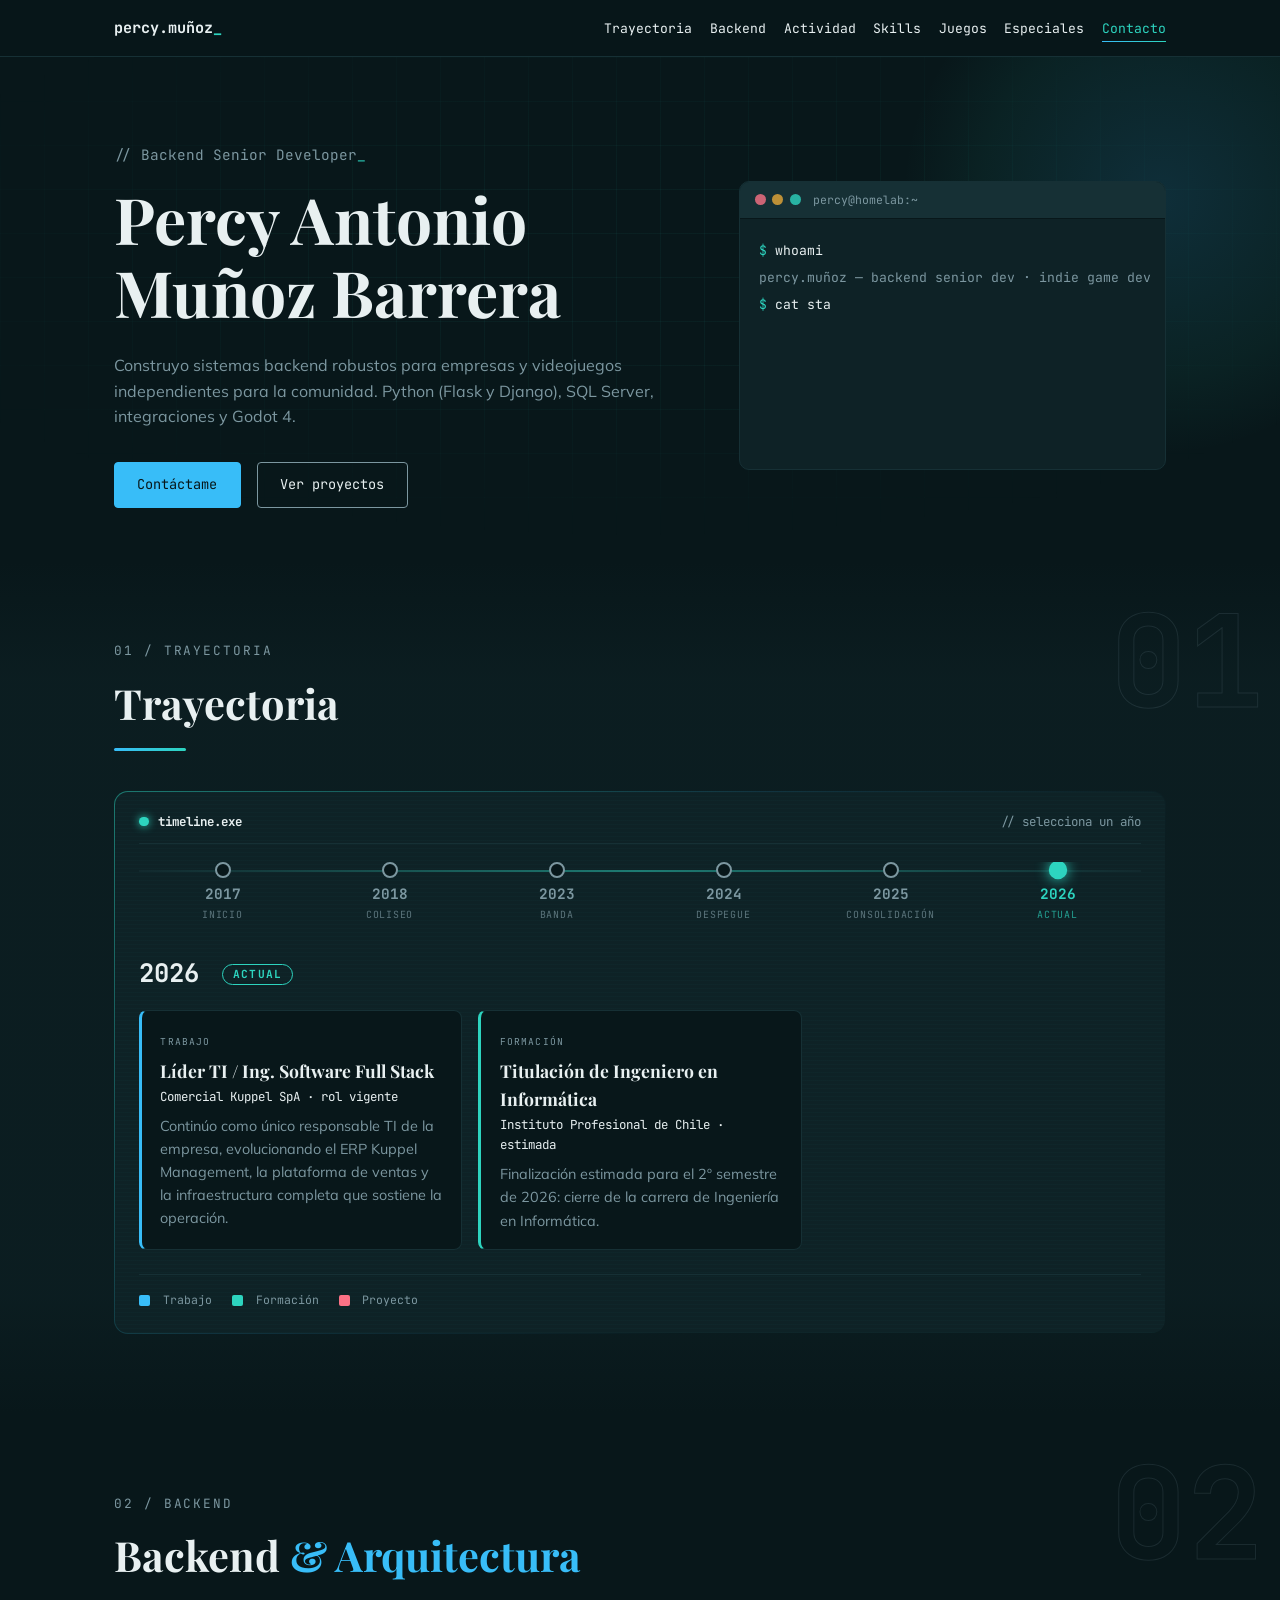
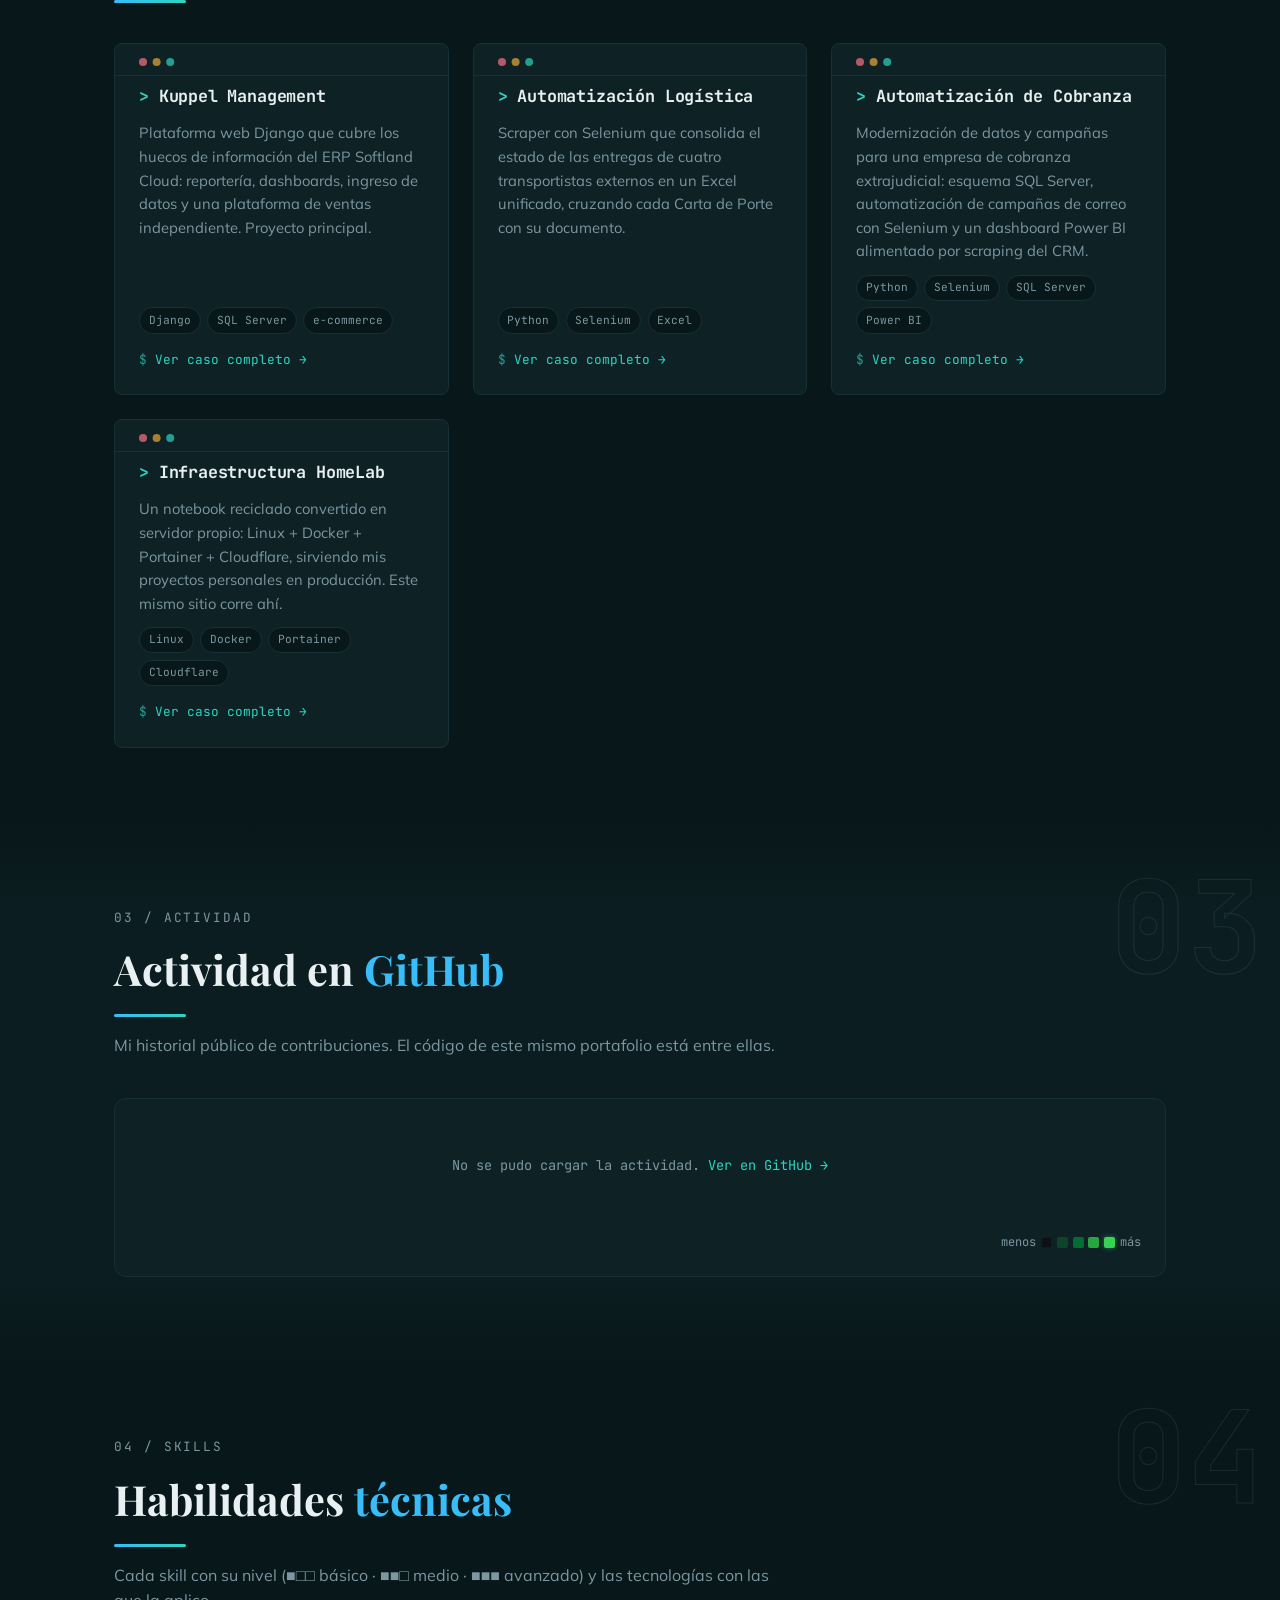
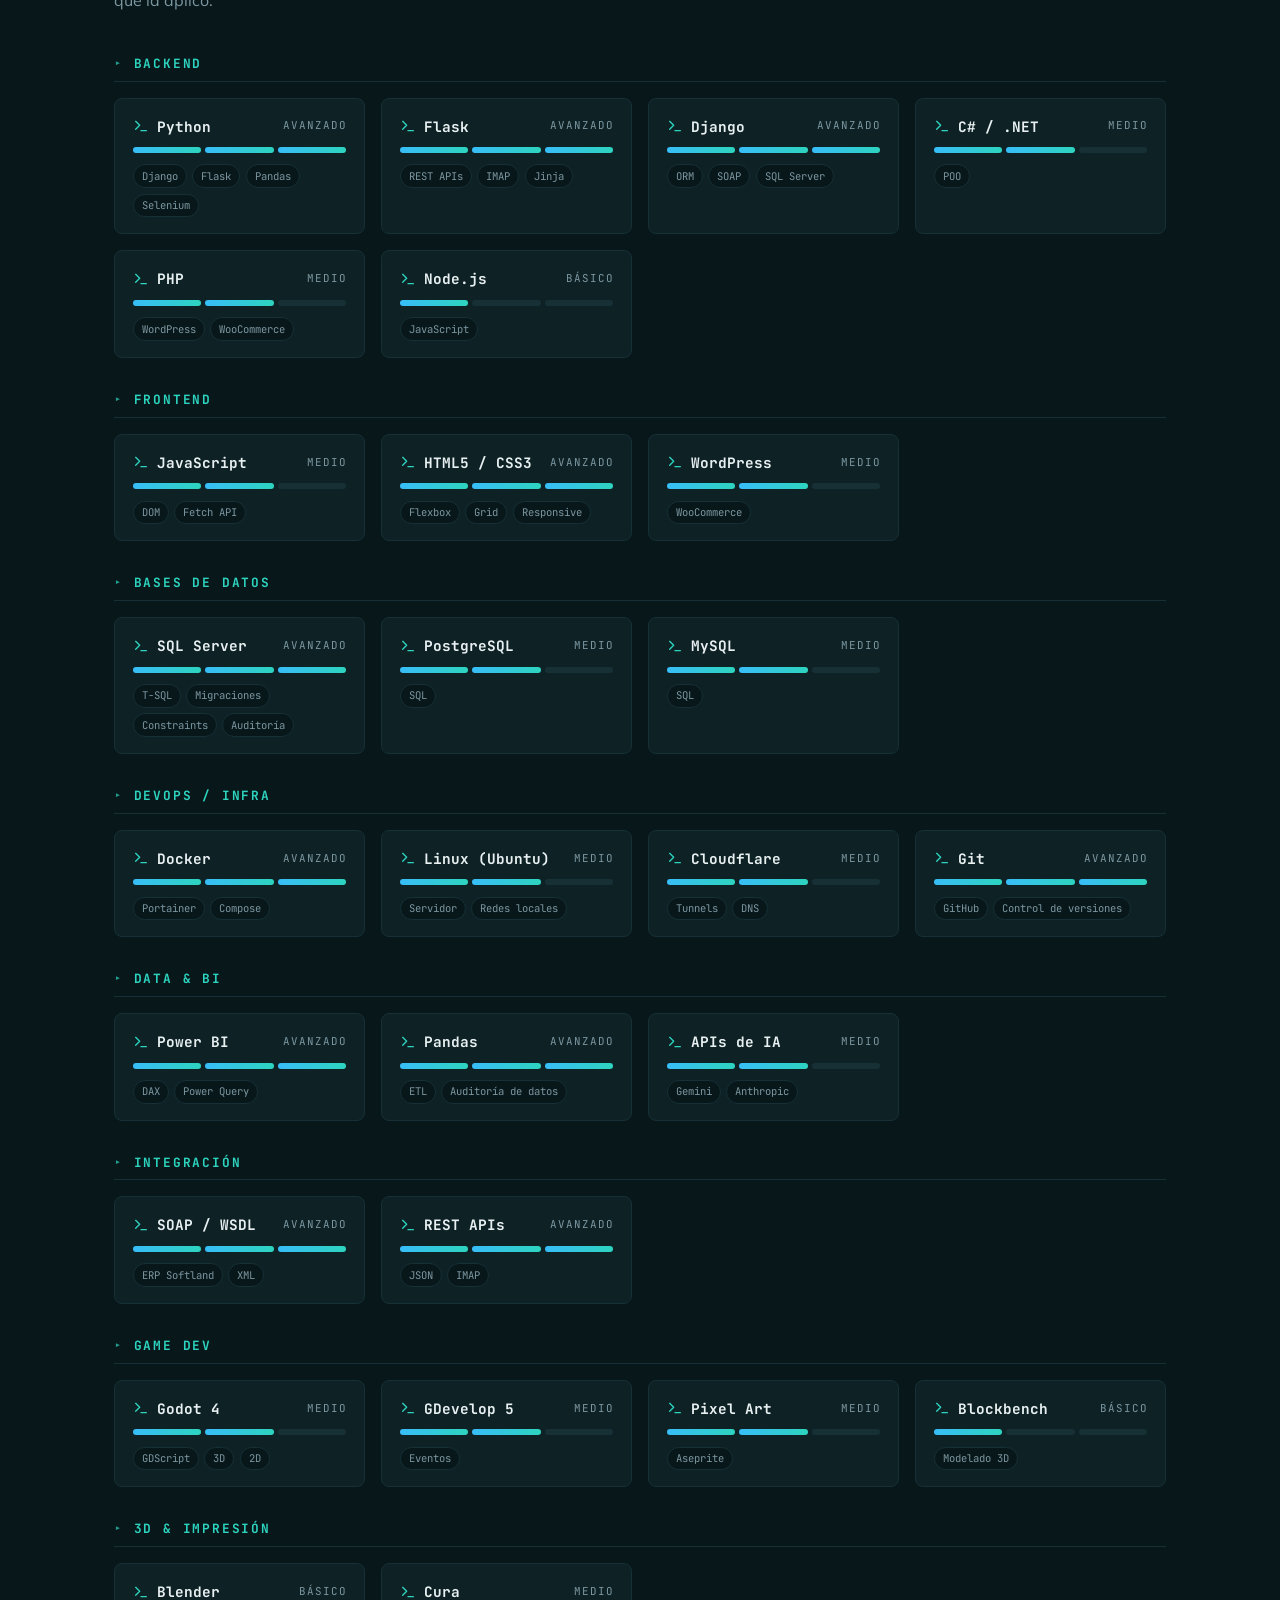
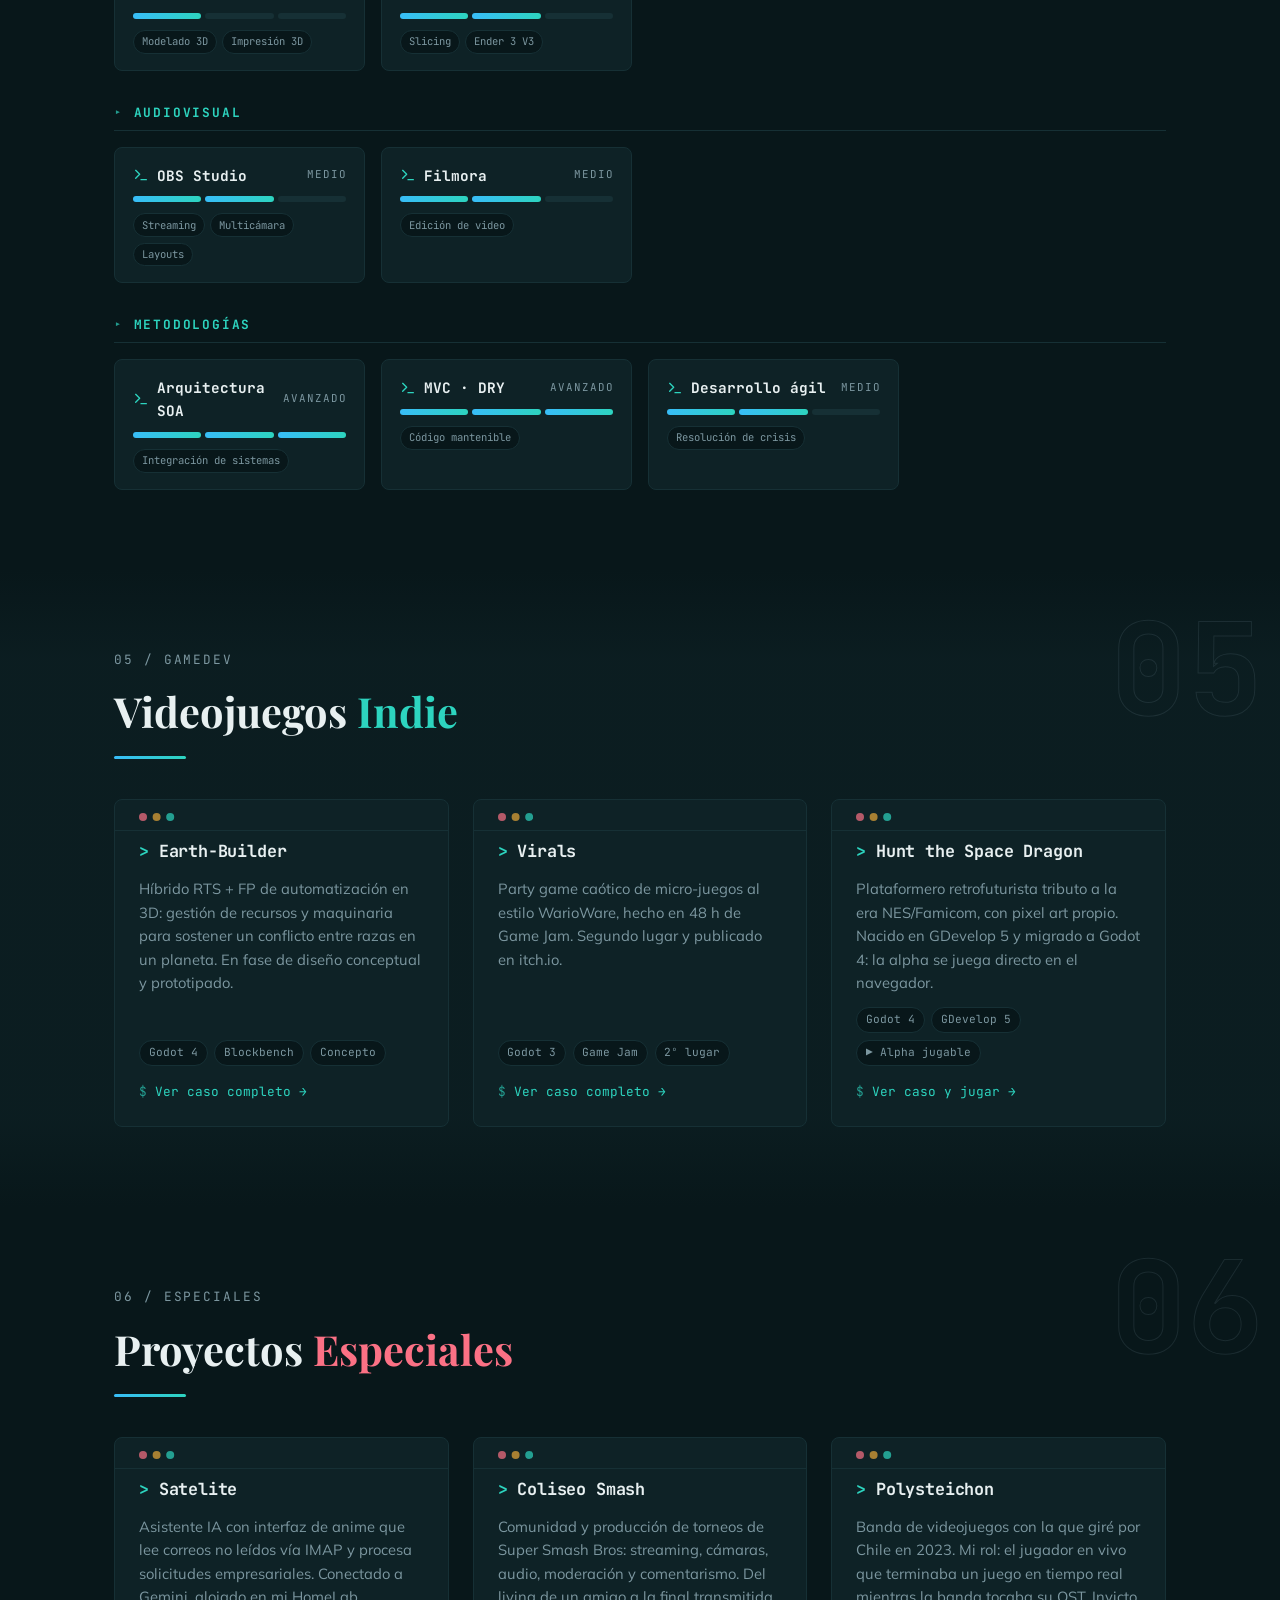
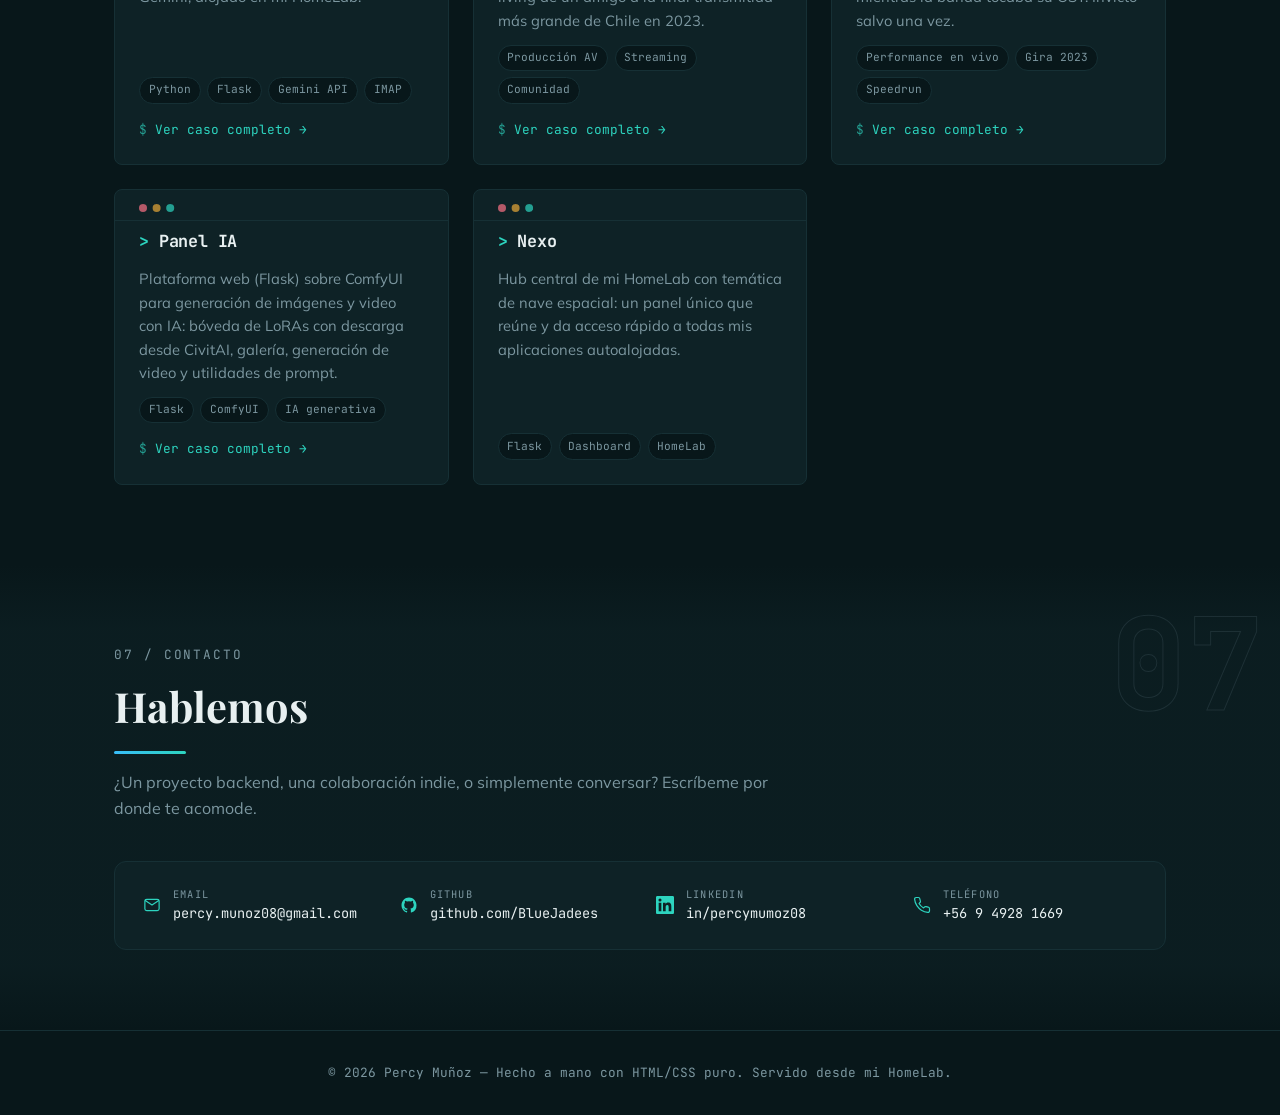
<file: src/index.html>
<!DOCTYPE html>
<html lang="es">
<head>
  <meta charset="UTF-8">
  <meta name="viewport" content="width=device-width, initial-scale=1.0">
  <title>Percy Muñoz — Backend Senior Developer & Indie Game Dev</title>
  <meta name="description" content="Portafolio de Percy Antonio Muñoz Barrera: desarrollo backend senior (Python, Flask, Django, SQL Server, integraciones) y videojuegos indie (Godot 4). Santiago, Chile.">

  <!-- TODO: favicon personalizado -->
  <link rel="icon" href="favicon.ico">

  <!-- TODO: meta tags OG (og:title, og:image, og:description) -->

  <!-- Tipografías -->
  <link rel="preconnect" href="https://fonts.googleapis.com">
  <link rel="preconnect" href="https://fonts.gstatic.com" crossorigin>
  <link href="https://fonts.googleapis.com/css2?family=Playfair+Display:wght@500;600;700&family=JetBrains+Mono:wght@400;500;700&family=Mulish:wght@300;400;600;700&display=swap" rel="stylesheet">

  <link rel="stylesheet" href="assets/css/styles.css?v=9">
</head>
<body>

  <div id="scroll-progress" aria-hidden="true"></div>

  <!-- ================= HEADER ================= -->
  <header>
    <nav class="nav">
      <a href="#hero" class="nav-logo">percy.muñoz<span class="accent-gamedev">_</span></a>
      <ul class="nav-links">
        <li><a href="#trayectoria">Trayectoria</a></li>
        <li><a href="#backend">Backend</a></li>
        <li><a href="#actividad">Actividad</a></li>
        <li><a href="#skills">Skills</a></li>
        <li><a href="#juegos">Juegos</a></li>
        <li><a href="#especiales">Especiales</a></li>
        <li><a href="#contacto">Contacto</a></li>
      </ul>
    </nav>
  </header>

  <main>

    <!-- ================= HERO ================= -->
    <section id="hero">
      <div class="container">
        <div class="hero-grid">
          <div class="hero-text">
            <p class="hero-role">// <span id="typedRole">Backend Senior Developer</span><span class="caret">_</span></p>
            <h1 class="hero-title">Percy Antonio<br>Muñoz Barrera</h1>
            <p class="hero-tagline">
              <!-- TODO: tagline definitivo — propuesta de valor en 2-3 líneas -->
              Construyo sistemas backend robustos para empresas y videojuegos independientes
              para la comunidad. Python (Flask y Django), SQL Server, integraciones y Godot 4.
            </p>
            <div class="hero-actions">
              <a class="btn btn-primary" href="#contacto">Contáctame</a>
              <a class="btn" href="#backend">Ver proyectos</a>
            </div>
          </div>

          <aside class="terminal hero-term" aria-hidden="true">
            <div class="terminal-bar">
              <span class="terminal-btns"><i></i><i></i><i></i></span>
              <span class="terminal-name">percy@homelab:~</span>
            </div>
            <div class="terminal-body" id="heroTerm"></div>
          </aside>
        </div>
      </div>
    </section>

    <!-- ================= TRAYECTORIA (CV) — HUD interactivo ================= -->
    <section id="trayectoria" data-num="01">
      <div class="container">
        <p class="section-label">01 / trayectoria</p>
        <h2 class="section-title">Trayectoria</h2>

        <div class="hud">
          <div class="hud-head">
            <span class="hud-dot"></span>
            <span class="hud-title">timeline.exe</span>
            <span class="hud-hint">// selecciona un año</span>
          </div>

          <!-- Riel de nodos (los botones se generan en JS desde los datos) -->
          <div class="hud-rail" id="hudRail" role="tablist" aria-label="Línea de tiempo por año"></div>

          <!-- Panel de detalle -->
          <div class="hud-panel" id="hudPanel" aria-live="polite"></div>

          <div class="hud-legend">
            <span><i class="lg lg-work"></i> Trabajo</span>
            <span><i class="lg lg-study"></i> Formación</span>
            <span><i class="lg lg-project"></i> Proyecto</span>
          </div>
        </div>

        <!-- Datos de la trayectoria (leídos por el script; también sirven de fallback sin JS) -->
        <script type="application/json" id="hudData">
        [
          {
            "year": "2017",
            "label": "Inicio",
            "entries": [
              { "type": "study", "title": "Ingeniería en Informática", "org": "Instituto Profesional INACAP", "desc": "Comienzo mis estudios en informática tras trabajar como reponedor y carnicero. El punto de partida de todo." }
            ]
          },
          {
            "year": "2018",
            "label": "Coliseo",
            "entries": [
              { "type": "project", "title": "Fundación de Coliseo Smash", "org": "Comunidad · uno de 4 fundadores", "desc": "Primer torneo oficial de Super Smash Bros en la casa de un fundador. El inicio de una comunidad que llegaría hasta la final transmitida más grande de Chile." }
            ]
          },
          {
            "year": "2023",
            "label": "Banda",
            "entries": [
              { "type": "study", "title": "Pausa de estudios (pre-práctica)", "org": "INACAP", "desc": "Detengo la carrera antes de la práctica para dedicarme al proyecto de la banda." },
              { "type": "project", "title": "Polysteichon — gira nacional", "org": "Jugador de performance en vivo", "desc": "Gira por Chile como el jugador que terminaba Sonic 2 en vivo mientras la banda tocaba el OST. Termina en septiembre. En paralelo, sigo activo en Coliseo Smash." }
            ]
          },
          {
            "year": "2024",
            "label": "Despegue",
            "entries": [
              { "type": "work", "title": "Analista Programador (Práctica)", "org": "Computec Chile · Ene–Mar", "desc": "Software interno de control de asistencia y optimización web, con apoyo en auditorías ISO 9001:2015." },
              { "type": "work", "title": "Analista Programador", "org": "Agecob SpA · Abr–Oct", "desc": "Mailing masivo automatizado, captura de datos vía APIs REST en SQL Server y paneles Power BI para decisiones gerenciales." },
              { "type": "study", "title": "Titulación — Analista Programador", "org": "INACAP · salida intermedia · Julio", "desc": "Obtengo el título como salida intermedia de la carrera iniciada en 2017." },
              { "type": "work", "title": "Líder TI / Ing. Software Full Stack", "org": "Comercial Kuppel SpA · Oct–actualidad", "desc": "Único responsable TI. Re-implementé el ERP Softland en 30 días ante una crisis y construí desde cero el ERP interno Kuppel Management." },
              { "type": "project", "title": "Cierre de etapa en Coliseo Smash", "org": "Comunidad (sigue viva)", "desc": "Me separo del proyecto para avanzar en lo personal y laboral, cerca de la misma época de mi titulación." },
              { "type": "study", "title": "Diplomatura en Diseño de Videojuegos", "org": "Universidad Nacional de San Juan, Argentina · Noviembre", "desc": "Diplomado obtenido tras la Game Jam donde nació Virals (2º lugar)." }
            ]
          },
          {
            "year": "2025",
            "label": "Consolidación",
            "entries": [
              { "type": "work", "title": "Líder TI — consolidación", "org": "Comercial Kuppel SpA", "desc": "Segundo año al mando de la infraestructura TI: madurez del ERP interno Kuppel Management, más módulos y estabilización de las integraciones con Softland." },
              { "type": "study", "title": "Ingeniería en Informática", "org": "Instituto Profesional de Chile · en curso", "desc": "Carrera en curso, avanzando hacia la titulación como Ingeniero. Práctica convalidable con la experiencia laboral actual." }
            ]
          },
          {
            "year": "2026",
            "label": "Actual",
            "entries": [
              { "type": "work", "title": "Líder TI / Ing. Software Full Stack", "org": "Comercial Kuppel SpA · rol vigente", "desc": "Continúo como único responsable TI de la empresa, evolucionando el ERP Kuppel Management, la plataforma de ventas y la infraestructura completa que sostiene la operación." },
              { "type": "study", "title": "Titulación de Ingeniero en Informática", "org": "Instituto Profesional de Chile · estimada", "desc": "Finalización estimada para el 2º semestre de 2026: cierre de la carrera de Ingeniería en Informática." }
            ]
          }
        ]
        </script>
      </div>
    </section>

    <!-- ================= BACKEND & ARQUITECTURA ================= -->
    <section id="backend" data-num="02">
      <div class="container">
        <p class="section-label">02 / backend</p>
        <h2 class="section-title">Backend <span class="accent-backend">&amp; Arquitectura</span></h2>

        <div class="cards">
          <a class="card" href="proyectos/kuppel.html">
            <h3>Kuppel Management</h3>
            <p>Plataforma web Django que cubre los huecos de información del ERP Softland Cloud:
               reportería, dashboards, ingreso de datos y una plataforma de ventas independiente.
               Proyecto principal.</p>
            <div class="tags">
              <span class="tag">Django</span><span class="tag">SQL Server</span><span class="tag">e-commerce</span>
            </div>
            <span class="card-cta">Ver caso completo →</span>
          </a>

          <a class="card" href="proyectos/automatizacion-logistica.html">
            <h3>Automatización Logística</h3>
            <p>Scraper con Selenium que consolida el estado de las entregas de cuatro transportistas
               externos en un Excel unificado, cruzando cada Carta de Porte con su documento.</p>
            <div class="tags">
              <span class="tag">Python</span><span class="tag">Selenium</span><span class="tag">Excel</span>
            </div>
            <span class="card-cta">Ver caso completo →</span>
          </a>

          <a class="card" href="proyectos/automatizacion-cobranza.html">
            <h3>Automatización de Cobranza</h3>
            <p>Modernización de datos y campañas para una empresa de cobranza extrajudicial:
               esquema SQL Server, automatización de campañas de correo con Selenium y un
               dashboard Power BI alimentado por scraping del CRM.</p>
            <div class="tags">
              <span class="tag">Python</span><span class="tag">Selenium</span><span class="tag">SQL Server</span><span class="tag">Power BI</span>
            </div>
            <span class="card-cta">Ver caso completo →</span>
          </a>

          <a class="card" href="proyectos/homelab.html">
            <h3>Infraestructura HomeLab</h3>
            <p>Un notebook reciclado convertido en servidor propio: Linux + Docker + Portainer +
               Cloudflare, sirviendo mis proyectos personales en producción. Este mismo sitio corre ahí.</p>
            <div class="tags">
              <span class="tag">Linux</span><span class="tag">Docker</span><span class="tag">Portainer</span><span class="tag">Cloudflare</span>
            </div>
            <span class="card-cta">Ver caso completo →</span>
          </a>
        </div>
      </div>
    </section>

    <!-- ================= ACTIVIDAD GITHUB ================= -->
    <section id="actividad" data-num="03">
      <div class="container">
        <p class="section-label">03 / actividad</p>
        <h2 class="section-title">Actividad en <span class="accent-backend">GitHub</span></h2>
        <p class="contact-intro">
          Mi historial público de contribuciones. El código de este mismo portafolio está entre ellas.
        </p>

        <a class="gh-heatmap-wrap" href="https://github.com/BlueJadees" target="_blank" rel="noopener" aria-label="Ver perfil de GitHub de BlueJadees">
          <div class="gh-heatmap" id="ghHeatmap">
            <p class="gh-loading">cargando actividad…</p>
          </div>
          <div class="gh-footer">
            <span id="ghTotal"></span>
            <span class="gh-scale">
              menos
              <i class="gh-cell l0"></i><i class="gh-cell l1"></i><i class="gh-cell l2"></i><i class="gh-cell l3"></i><i class="gh-cell l4"></i>
              más
            </span>
          </div>
        </a>
      </div>
    </section>

    <!-- ================= SKILLS ================= -->
    <section id="skills" data-num="04">
      <div class="container">
        <p class="section-label">04 / skills</p>
        <h2 class="section-title">Habilidades <span class="accent-backend">técnicas</span></h2>
        <p class="contact-intro">
          Cada skill con su nivel (■□□ básico · ■■□ medio · ■■■ avanzado) y las tecnologías con las que la aplico.
        </p>

        <div class="skills" id="skillsMount"></div>

        <script type="application/json" id="skillsData">
        {
          "Backend": [
            { "name": "Python", "level": 3, "chips": ["Django", "Flask", "Pandas", "Selenium"] },
            { "name": "Flask", "level": 3, "chips": ["REST APIs", "IMAP", "Jinja"] },
            { "name": "Django", "level": 3, "chips": ["ORM", "SOAP", "SQL Server"] },
            { "name": "C# / .NET", "level": 2, "chips": ["POO"] },
            { "name": "PHP", "level": 2, "chips": ["WordPress", "WooCommerce"] },
            { "name": "Node.js", "level": 1, "chips": ["JavaScript"] }
          ],
          "Frontend": [
            { "name": "JavaScript", "level": 2, "chips": ["DOM", "Fetch API"] },
            { "name": "HTML5 / CSS3", "level": 3, "chips": ["Flexbox", "Grid", "Responsive"] },
            { "name": "WordPress", "level": 2, "chips": ["WooCommerce"] }
          ],
          "Bases de datos": [
            { "name": "SQL Server", "level": 3, "chips": ["T-SQL", "Migraciones", "Constraints", "Auditoría"] },
            { "name": "PostgreSQL", "level": 2, "chips": ["SQL"] },
            { "name": "MySQL", "level": 2, "chips": ["SQL"] }
          ],
          "DevOps / Infra": [
            { "name": "Docker", "level": 3, "chips": ["Portainer", "Compose"] },
            { "name": "Linux (Ubuntu)", "level": 2, "chips": ["Servidor", "Redes locales"] },
            { "name": "Cloudflare", "level": 2, "chips": ["Tunnels", "DNS"] },
            { "name": "Git", "level": 3, "chips": ["GitHub", "Control de versiones"] }
          ],
          "Data & BI": [
            { "name": "Power BI", "level": 3, "chips": ["DAX", "Power Query"] },
            { "name": "Pandas", "level": 3, "chips": ["ETL", "Auditoría de datos"] },
            { "name": "APIs de IA", "level": 2, "chips": ["Gemini", "Anthropic"] }
          ],
          "Integración": [
            { "name": "SOAP / WSDL", "level": 3, "chips": ["ERP Softland", "XML"] },
            { "name": "REST APIs", "level": 3, "chips": ["JSON", "IMAP"] }
          ],
          "Game Dev": [
            { "name": "Godot 4", "level": 2, "chips": ["GDScript", "3D", "2D"] },
            { "name": "GDevelop 5", "level": 2, "chips": ["Eventos"] },
            { "name": "Pixel Art", "level": 2, "chips": ["Aseprite"] },
            { "name": "Blockbench", "level": 1, "chips": ["Modelado 3D"] }
          ],
          "3D & Impresión": [
            { "name": "Blender", "level": 1, "chips": ["Modelado 3D", "Impresión 3D"] },
            { "name": "Cura", "level": 2, "chips": ["Slicing", "Ender 3 V3"] }
          ],
          "Audiovisual": [
            { "name": "OBS Studio", "level": 2, "chips": ["Streaming", "Multicámara", "Layouts"] },
            { "name": "Filmora", "level": 2, "chips": ["Edición de video"] }
          ],
          "Metodologías": [
            { "name": "Arquitectura SOA", "level": 3, "chips": ["Integración de sistemas"] },
            { "name": "MVC · DRY", "level": 3, "chips": ["Código mantenible"] },
            { "name": "Desarrollo ágil", "level": 2, "chips": ["Resolución de crisis"] }
          ]
        }
        </script>
      </div>
    </section>

    <!-- ================= VIDEOJUEGOS INDIE ================= -->
    <section id="juegos" data-num="05">
      <div class="container">
        <p class="section-label">05 / gamedev</p>
        <h2 class="section-title">Videojuegos <span class="accent-gamedev">Indie</span></h2>

        <div class="cards">
          <a class="card" href="proyectos/earth-builder.html">
            <h3>Earth-Builder</h3>
            <p>Híbrido RTS + FP de automatización en 3D: gestión de recursos y maquinaria para sostener
               un conflicto entre razas en un planeta. En fase de diseño conceptual y prototipado.</p>
            <div class="tags">
              <span class="tag">Godot 4</span><span class="tag">Blockbench</span><span class="tag">Concepto</span>
            </div>
            <span class="card-cta">Ver caso completo →</span>
          </a>

          <a class="card" href="proyectos/virals.html">
            <h3>Virals</h3>
            <p>Party game caótico de micro-juegos al estilo WarioWare, hecho en 48 h de Game Jam.
               Segundo lugar y publicado en itch.io.</p>
            <div class="tags">
              <span class="tag">Godot 3</span><span class="tag">Game Jam</span><span class="tag">2º lugar</span>
            </div>
            <span class="card-cta">Ver caso completo →</span>
          </a>

          <a class="card" href="proyectos/hunt-the-space-dragon.html">
            <h3>Hunt the Space Dragon</h3>
            <p>Plataformero retrofuturista tributo a la era NES/Famicom, con pixel art propio. Nacido
               en GDevelop 5 y migrado a Godot 4: la alpha se juega directo en el navegador.</p>
            <div class="tags">
              <span class="tag">Godot 4</span><span class="tag">GDevelop 5</span><span class="tag">▶ Alpha jugable</span>
            </div>
            <span class="card-cta">Ver caso y jugar →</span>
          </a>
        </div>
      </div>
    </section>

    <!-- ================= PROYECTOS ESPECIALES ================= -->
    <section id="especiales" data-num="06">
      <div class="container">
        <p class="section-label">06 / especiales</p>
        <h2 class="section-title">Proyectos <span class="accent-special">Especiales</span></h2>

        <div class="cards">
          <a class="card" href="proyectos/satelite.html">
            <h3>Satelite</h3>
            <p>Asistente IA con interfaz de anime que lee correos no leídos vía IMAP y procesa
               solicitudes empresariales. Conectado a Gemini, alojado en mi HomeLab.</p>
            <div class="tags">
              <span class="tag">Python</span><span class="tag">Flask</span><span class="tag">Gemini API</span><span class="tag">IMAP</span>
            </div>
            <span class="card-cta">Ver caso completo →</span>
          </a>

          <a class="card" href="proyectos/coliseo-smash.html">
            <h3>Coliseo Smash</h3>
            <p>Comunidad y producción de torneos de Super Smash Bros: streaming, cámaras, audio,
               moderación y comentarismo. Del living de un amigo a la final transmitida más grande
               de Chile en 2023.</p>
            <div class="tags">
              <span class="tag">Producción AV</span><span class="tag">Streaming</span><span class="tag">Comunidad</span>
            </div>
            <span class="card-cta">Ver caso completo →</span>
          </a>

          <a class="card" href="proyectos/polysteichon.html">
            <h3>Polysteichon</h3>
            <p>Banda de videojuegos con la que giré por Chile en 2023. Mi rol: el jugador en vivo que
               terminaba un juego en tiempo real mientras la banda tocaba su OST. Invicto salvo una vez.</p>
            <div class="tags">
              <span class="tag">Performance en vivo</span><span class="tag">Gira 2023</span><span class="tag">Speedrun</span>
            </div>
            <span class="card-cta">Ver caso completo →</span>
          </a>

          <a class="card" href="proyectos/panel-ia.html">
            <h3>Panel IA</h3>
            <p>Plataforma web (Flask) sobre ComfyUI para generación de imágenes y video con IA: bóveda
               de LoRAs con descarga desde CivitAI, galería, generación de video y utilidades de prompt.</p>
            <div class="tags">
              <span class="tag">Flask</span><span class="tag">ComfyUI</span><span class="tag">IA generativa</span>
            </div>
            <span class="card-cta">Ver caso completo →</span>
          </a>

          <article class="card">
            <h3>Nexo</h3>
            <p>Hub central de mi HomeLab con temática de nave espacial: un panel único que reúne y da
               acceso rápido a todas mis aplicaciones autoalojadas.</p>
            <div class="tags">
              <span class="tag">Flask</span><span class="tag">Dashboard</span><span class="tag">HomeLab</span>
            </div>
          </article>
        </div>
      </div>
    </section>

    <!-- ================= CONTACTO ================= -->
    <section id="contacto" data-num="07">
      <div class="container">
        <p class="section-label">07 / contacto</p>
        <h2 class="section-title">Hablemos</h2>
        <p class="contact-intro">
          ¿Un proyecto backend, una colaboración indie, o simplemente conversar? Escríbeme por donde te acomode.
        </p>

        <div class="contact-bar">
          <a class="contact-item" href="mailto:percy.munoz08@gmail.com">
            <svg class="contact-ico" viewBox="0 0 24 24" fill="none" stroke="currentColor" stroke-width="1.6" stroke-linecap="round" stroke-linejoin="round" aria-hidden="true">
              <rect x="2.5" y="4.5" width="19" height="15" rx="2.5"/>
              <path d="M3 6l9 6 9-6"/>
            </svg>
            <span class="contact-text">
              <span class="contact-label">Email</span>
              <span class="contact-value">percy.munoz08@gmail.com</span>
            </span>
          </a>

          <a class="contact-item" href="https://github.com/BlueJadees" target="_blank" rel="noopener">
            <svg class="contact-ico" viewBox="0 0 24 24" fill="currentColor" aria-hidden="true">
              <path d="M12 2C6.48 2 2 6.58 2 12.25c0 4.53 2.87 8.37 6.84 9.73.5.1.68-.22.68-.49 0-.24-.01-.87-.01-1.71-2.78.62-3.37-1.37-3.37-1.37-.45-1.18-1.11-1.5-1.11-1.5-.91-.63.07-.62.07-.62 1 .07 1.53 1.05 1.53 1.05.89 1.56 2.34 1.11 2.91.85.09-.66.35-1.11.63-1.36-2.22-.26-4.56-1.14-4.56-5.06 0-1.12.39-2.03 1.03-2.75-.1-.26-.45-1.3.1-2.71 0 0 .84-.28 2.75 1.05a9.34 9.34 0 015 0c1.91-1.33 2.75-1.05 2.75-1.05.55 1.41.2 2.45.1 2.71.64.72 1.03 1.63 1.03 2.75 0 3.93-2.34 4.79-4.57 5.05.36.32.68.94.68 1.9 0 1.37-.01 2.48-.01 2.82 0 .27.18.6.69.49A10.02 10.02 0 0022 12.25C22 6.58 17.52 2 12 2z"/>
            </svg>
            <span class="contact-text">
              <span class="contact-label">GitHub</span>
              <span class="contact-value">github.com/BlueJadees</span>
            </span>
          </a>

          <a class="contact-item" href="https://linkedin.com/in/percymumoz08/" target="_blank" rel="noopener">
            <svg class="contact-ico" viewBox="0 0 24 24" fill="currentColor" aria-hidden="true">
              <path d="M20.45 20.45h-3.56v-5.57c0-1.33-.02-3.04-1.85-3.04-1.85 0-2.14 1.45-2.14 2.94v5.67H9.35V9h3.42v1.56h.05c.48-.9 1.64-1.85 3.37-1.85 3.6 0 4.27 2.37 4.27 5.46v6.28zM5.34 7.43a2.07 2.07 0 110-4.14 2.07 2.07 0 010 4.14zM7.12 20.45H3.56V9h3.56v11.45zM22.22 0H1.77C.79 0 0 .77 0 1.72v20.56C0 23.23.79 24 1.77 24h20.45c.98 0 1.78-.77 1.78-1.72V1.72C24 .77 23.2 0 22.22 0z"/>
            </svg>
            <span class="contact-text">
              <span class="contact-label">LinkedIn</span>
              <span class="contact-value">in/percymumoz08</span>
            </span>
          </a>

          <a class="contact-item" href="tel:+56949281669">
            <svg class="contact-ico" viewBox="0 0 24 24" fill="none" stroke="currentColor" stroke-width="1.6" stroke-linecap="round" stroke-linejoin="round" aria-hidden="true">
              <path d="M22 16.92v3a2 2 0 01-2.18 2 19.8 19.8 0 01-8.63-3.07 19.5 19.5 0 01-6-6 19.8 19.8 0 01-3.07-8.67A2 2 0 014.11 2h3a2 2 0 012 1.72c.13.96.36 1.9.7 2.81a2 2 0 01-.45 2.11L8.09 9.91a16 16 0 006 6l1.27-1.27a2 2 0 012.11-.45c.9.34 1.85.57 2.81.7A2 2 0 0122 16.92z"/>
            </svg>
            <span class="contact-text">
              <span class="contact-label">Teléfono</span>
              <span class="contact-value">+56 9 4928 1669</span>
            </span>
          </a>
        </div>
      </div>
    </section>

  </main>

  <!-- ================= FOOTER ================= -->
  <footer>
    <p>© 2026 Percy Muñoz — Hecho a mano con HTML/CSS puro. Servido desde mi HomeLab.</p>
  </footer>

  <!-- ================= SCRIPT: skills ================= -->
  <script>
    (function () {
      var mount = document.getElementById('skillsMount');
      var raw = document.getElementById('skillsData');
      if (!mount || !raw) return;

      var groups;
      try { groups = JSON.parse(raw.textContent); }
      catch (e) { return; }

      var LEVEL_LABEL = { 1: 'básico', 2: 'medio', 3: 'avanzado' };

      // iconos SVG inline por skill (path simplificado / marcador genérico si no hay)
      function icon(name) {
        var key = name.toLowerCase();
        // punto/terminal genérico como marcador consistente
        var generic = '<svg viewBox="0 0 24 24" fill="none" stroke="currentColor" stroke-width="2" stroke-linecap="round" stroke-linejoin="round"><polyline points="4 17 10 11 4 5"/><line x1="12" y1="19" x2="20" y2="19"/></svg>';
        return generic;
      }

      var html = '';
      Object.keys(groups).forEach(function (cat) {
        html += '<div class="skill-group">';
        html += '<h3 class="skill-cat">' + cat + '</h3>';
        html += '<div class="skill-list">';
        groups[cat].forEach(function (s) {
          html += '<div class="skill">';
          html += '<div class="skill-head">';
          html += '<span class="skill-ico">' + icon(s.name) + '</span>';
          html += '<span class="skill-name">' + s.name + '</span>';
          html += '<span class="skill-level-txt">' + (LEVEL_LABEL[s.level] || '') + '</span>';
          html += '</div>';
          // barra de 3 segmentos
          html += '<div class="skill-bar" aria-label="Nivel: ' + (LEVEL_LABEL[s.level] || '') + '">';
          for (var i = 1; i <= 3; i++) {
            html += '<span class="seg' + (i <= s.level ? ' on' : '') + '"></span>';
          }
          html += '</div>';
          // chips
          if (s.chips && s.chips.length) {
            html += '<div class="skill-chips">';
            s.chips.forEach(function (c) { html += '<span class="chip">' + c + '</span>'; });
            html += '</div>';
          }
          html += '</div>';
        });
        html += '</div></div>';
      });

      mount.innerHTML = html;
    })();
  </script>

  <!-- ================= SCRIPT: heatmap de GitHub ================= -->
  <script>
    (function () {
      var mount = document.getElementById('ghHeatmap');
      var totalEl = document.getElementById('ghTotal');
      if (!mount) return;

      var USER = 'BlueJadees';
      var LEVEL = { NONE: 0, FIRST_QUARTILE: 1, SECOND_QUARTILE: 2, THIRD_QUARTILE: 3, FOURTH_QUARTILE: 4 };
      var MONTHS = ['Ene','Feb','Mar','Abr','May','Jun','Jul','Ago','Sep','Oct','Nov','Dic'];

      fetch('https://github-contributions-api.deno.dev/' + USER + '.json')
        .then(function (r) { return r.json(); })
        .then(function (data) {
          var weeks = data.contributions; // array de semanas, cada una array de días
          if (!weeks || !weeks.length) throw new Error('sin datos');

          var grid = document.createElement('div');
          grid.className = 'gh-grid';

          weeks.forEach(function (week, wi) {
            var col = document.createElement('div');
            col.className = 'gh-col';
            col.style.animationDelay = (wi * 12) + 'ms';
            week.forEach(function (day) {
              var cell = document.createElement('span');
              var lvl = LEVEL[day.contributionLevel] != null ? LEVEL[day.contributionLevel] : 0;
              cell.className = 'gh-cell l' + lvl;
              cell.title = day.date + ' · ' + day.contributionCount + ' commit' + (day.contributionCount === 1 ? '' : 's');
              col.appendChild(cell);
            });
            grid.appendChild(col);
          });

          mount.innerHTML = '';
          mount.appendChild(grid);

          if (totalEl && data.totalContributions != null) {
            totalEl.textContent = data.totalContributions + ' contribuciones en el último año';
          }
        })
        .catch(function () {
          mount.innerHTML = '<p class="gh-loading">No se pudo cargar la actividad. ' +
            '<span style="color:var(--teal)">Ver en GitHub →</span></p>';
        });
    })();
  </script>

  <!-- ================= SCRIPT: timeline HUD ================= -->
  <script>
    (function () {
      var rail  = document.getElementById('hudRail');
      var panel = document.getElementById('hudPanel');
      var raw   = document.getElementById('hudData');
      if (!rail || !panel || !raw) return;

      var data;
      try { data = JSON.parse(raw.textContent); }
      catch (e) { return; }

      var TYPE_LABEL = { work: 'Trabajo', study: 'Formación', project: 'Proyecto' };

      function renderPanel(idx) {
        var node = data[idx];
        var html = '<div class="hud-panel-year">' + node.year +
                   ' <span class="hud-panel-tag">' + node.label + '</span></div>';
        html += '<div class="hud-entries">';
        node.entries.forEach(function (e) {
          html += '<div class="hud-entry ' + e.type + '">' +
                    '<span class="hud-entry-type">' + (TYPE_LABEL[e.type] || '') + '</span>' +
                    '<h3>' + e.title + '</h3>' +
                    '<p class="hud-entry-org">' + e.org + '</p>' +
                    '<p class="hud-entry-desc">' + e.desc + '</p>' +
                  '</div>';
        });
        html += '</div>';
        panel.innerHTML = html;
      }

      function select(idx) {
        var nodes = rail.querySelectorAll('.hud-node');
        nodes.forEach(function (n, i) {
          var on = i === idx;
          n.classList.toggle('active', on);
          n.setAttribute('aria-selected', on ? 'true' : 'false');
          n.tabIndex = on ? 0 : -1;
        });
        renderPanel(idx);
      }

      // Construir nodos
      data.forEach(function (node, i) {
        var btn = document.createElement('button');
        btn.className = 'hud-node';
        btn.type = 'button';
        btn.setAttribute('role', 'tab');
        btn.innerHTML = '<span class="hud-node-dot"></span>' +
                        '<span class="hud-node-year">' + node.year + '</span>' +
                        '<span class="hud-node-label">' + node.label + '</span>';
        btn.addEventListener('click', function () { select(i); });
        rail.appendChild(btn);
      });

      // Navegación con teclado (flechas)
      rail.addEventListener('keydown', function (ev) {
        var nodes = Array.prototype.slice.call(rail.querySelectorAll('.hud-node'));
        var cur = nodes.findIndex(function (n) { return n.classList.contains('active'); });
        if (ev.key === 'ArrowRight' && cur < nodes.length - 1) { select(cur + 1); nodes[cur + 1].focus(); }
        if (ev.key === 'ArrowLeft'  && cur > 0)                { select(cur - 1); nodes[cur - 1].focus(); }
      });

      // Arrancar en el año más reciente
      select(data.length - 1);
    })();
  </script>

  <!-- ================= SCRIPT: animaciones e interacción (compartido) ================= -->
  <script src="assets/js/site.js?v=4"></script>

</body>
</html>
</file>
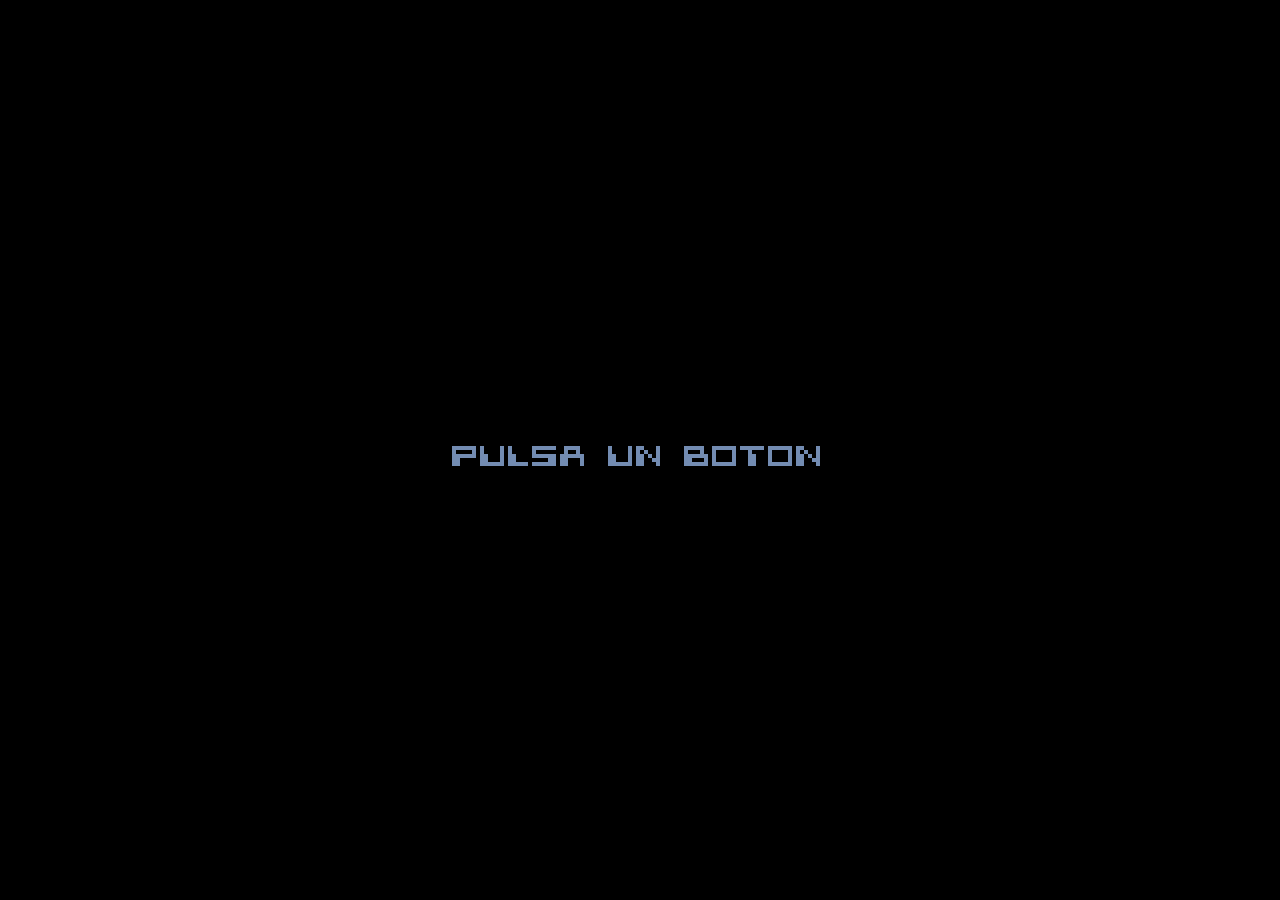
<file: src/assets/games/hunt-the-space-dragon/index.html>
<!DOCTYPE html>
<html lang="en">
	<head>
		<meta charset="utf-8">
		<meta name="viewport" content="width=device-width, user-scalable=no, initial-scale=1.0">
		<title>Hunt the SPACE DRAGON</title>
		<style>
html, body, #canvas {
	margin: 0;
	padding: 0;
	border: 0;
}

body {
	color: white;
	background-color: black;
	overflow: hidden;
	touch-action: none;
}

#canvas {
	display: block;
}

#canvas:focus {
	outline: none;
}

#status, #status-splash, #status-progress {
	position: absolute;
	left: 0;
	right: 0;
}

#status, #status-splash {
	top: 0;
	bottom: 0;
}

#status {
	background-color: #242424;
	display: flex;
	flex-direction: column;
	justify-content: center;
	align-items: center;
	visibility: hidden;
}

#status-splash {
	max-height: 100%;
	max-width: 100%;
	margin: auto;
}

#status-splash.show-image--false {
	display: none;
}

#status-splash.fullsize--true {
	height: 100%;
	width: 100%;
	object-fit: contain;
}

#status-splash.use-filter--false {
	image-rendering: pixelated;
}

#status-progress, #status-notice {
	display: none;
}

#status-progress {
	bottom: 10%;
	width: 50%;
	margin: 0 auto;
}

#status-notice {
	background-color: #5b3943;
	border-radius: 0.5rem;
	border: 1px solid #9b3943;
	color: #e0e0e0;
	font-family: 'Noto Sans', 'Droid Sans', Arial, sans-serif;
	line-height: 1.3;
	margin: 0 2rem;
	overflow: hidden;
	padding: 1rem;
	text-align: center;
	z-index: 1;
}
		</style>
		<link id="-gd-engine-icon" rel="icon" type="image/png" href="index.icon.png" />
<link rel="apple-touch-icon" href="index.apple-touch-icon.png"/>

	</head>
	<body>
		<canvas id="canvas">
			Your browser does not support the canvas tag.
		</canvas>

		<noscript>
			Your browser does not support JavaScript.
		</noscript>

		<div id="status">
			<img id="status-splash" class="show-image--true fullsize--true use-filter--true" src="index.png" alt="">
			<progress id="status-progress"></progress>
			<div id="status-notice"></div>
		</div>

		<script src="index.js"></script>
		<script>
const GODOT_CONFIG = {"args":[],"canvasResizePolicy":2,"emscriptenPoolSize":8,"ensureCrossOriginIsolationHeaders":true,"executable":"index","experimentalVK":false,"fileSizes":{"index.pck":1825244,"index.wasm":37695054},"focusCanvas":true,"gdextensionLibs":[],"godotPoolSize":4};
const GODOT_THREADS_ENABLED = false;
const engine = new Engine(GODOT_CONFIG);

(function () {
	const statusOverlay = document.getElementById('status');
	const statusProgress = document.getElementById('status-progress');
	const statusNotice = document.getElementById('status-notice');

	let initializing = true;
	let statusMode = '';

	function setStatusMode(mode) {
		if (statusMode === mode || !initializing) {
			return;
		}
		if (mode === 'hidden') {
			statusOverlay.remove();
			initializing = false;
			return;
		}
		statusOverlay.style.visibility = 'visible';
		statusProgress.style.display = mode === 'progress' ? 'block' : 'none';
		statusNotice.style.display = mode === 'notice' ? 'block' : 'none';
		statusMode = mode;
	}

	function setStatusNotice(text) {
		while (statusNotice.lastChild) {
			statusNotice.removeChild(statusNotice.lastChild);
		}
		const lines = text.split('\n');
		lines.forEach((line) => {
			statusNotice.appendChild(document.createTextNode(line));
			statusNotice.appendChild(document.createElement('br'));
		});
	}

	function displayFailureNotice(err) {
		console.error(err);
		if (err instanceof Error) {
			setStatusNotice(err.message);
		} else if (typeof err === 'string') {
			setStatusNotice(err);
		} else {
			setStatusNotice('An unknown error occurred.');
		}
		setStatusMode('notice');
		initializing = false;
	}

	const missing = Engine.getMissingFeatures({
		threads: GODOT_THREADS_ENABLED,
	});

	if (missing.length !== 0) {
		if (GODOT_CONFIG['serviceWorker'] && GODOT_CONFIG['ensureCrossOriginIsolationHeaders'] && 'serviceWorker' in navigator) {
			let serviceWorkerRegistrationPromise;
			try {
				serviceWorkerRegistrationPromise = navigator.serviceWorker.getRegistration();
			} catch (err) {
				serviceWorkerRegistrationPromise = Promise.reject(new Error('Service worker registration failed.'));
			}
			// There's a chance that installing the service worker would fix the issue
			Promise.race([
				serviceWorkerRegistrationPromise.then((registration) => {
					if (registration != null) {
						return Promise.reject(new Error('Service worker already exists.'));
					}
					return registration;
				}).then(() => engine.installServiceWorker()),
				// For some reason, `getRegistration()` can stall
				new Promise((resolve) => {
					setTimeout(() => resolve(), 2000);
				}),
			]).then(() => {
				// Reload if there was no error.
				window.location.reload();
			}).catch((err) => {
				console.error('Error while registering service worker:', err);
			});
		} else {
			// Display the message as usual
			const missingMsg = 'Error\nThe following features required to run Godot projects on the Web are missing:\n';
			displayFailureNotice(missingMsg + missing.join('\n'));
		}
	} else {
		setStatusMode('progress');
		engine.startGame({
			'onProgress': function (current, total) {
				if (current > 0 && total > 0) {
					statusProgress.value = current;
					statusProgress.max = total;
				} else {
					statusProgress.removeAttribute('value');
					statusProgress.removeAttribute('max');
				}
			},
		}).then(() => {
			setStatusMode('hidden');
		}, displayFailureNotice);
	}
}());
		</script>
	</body>
</html>
</file>
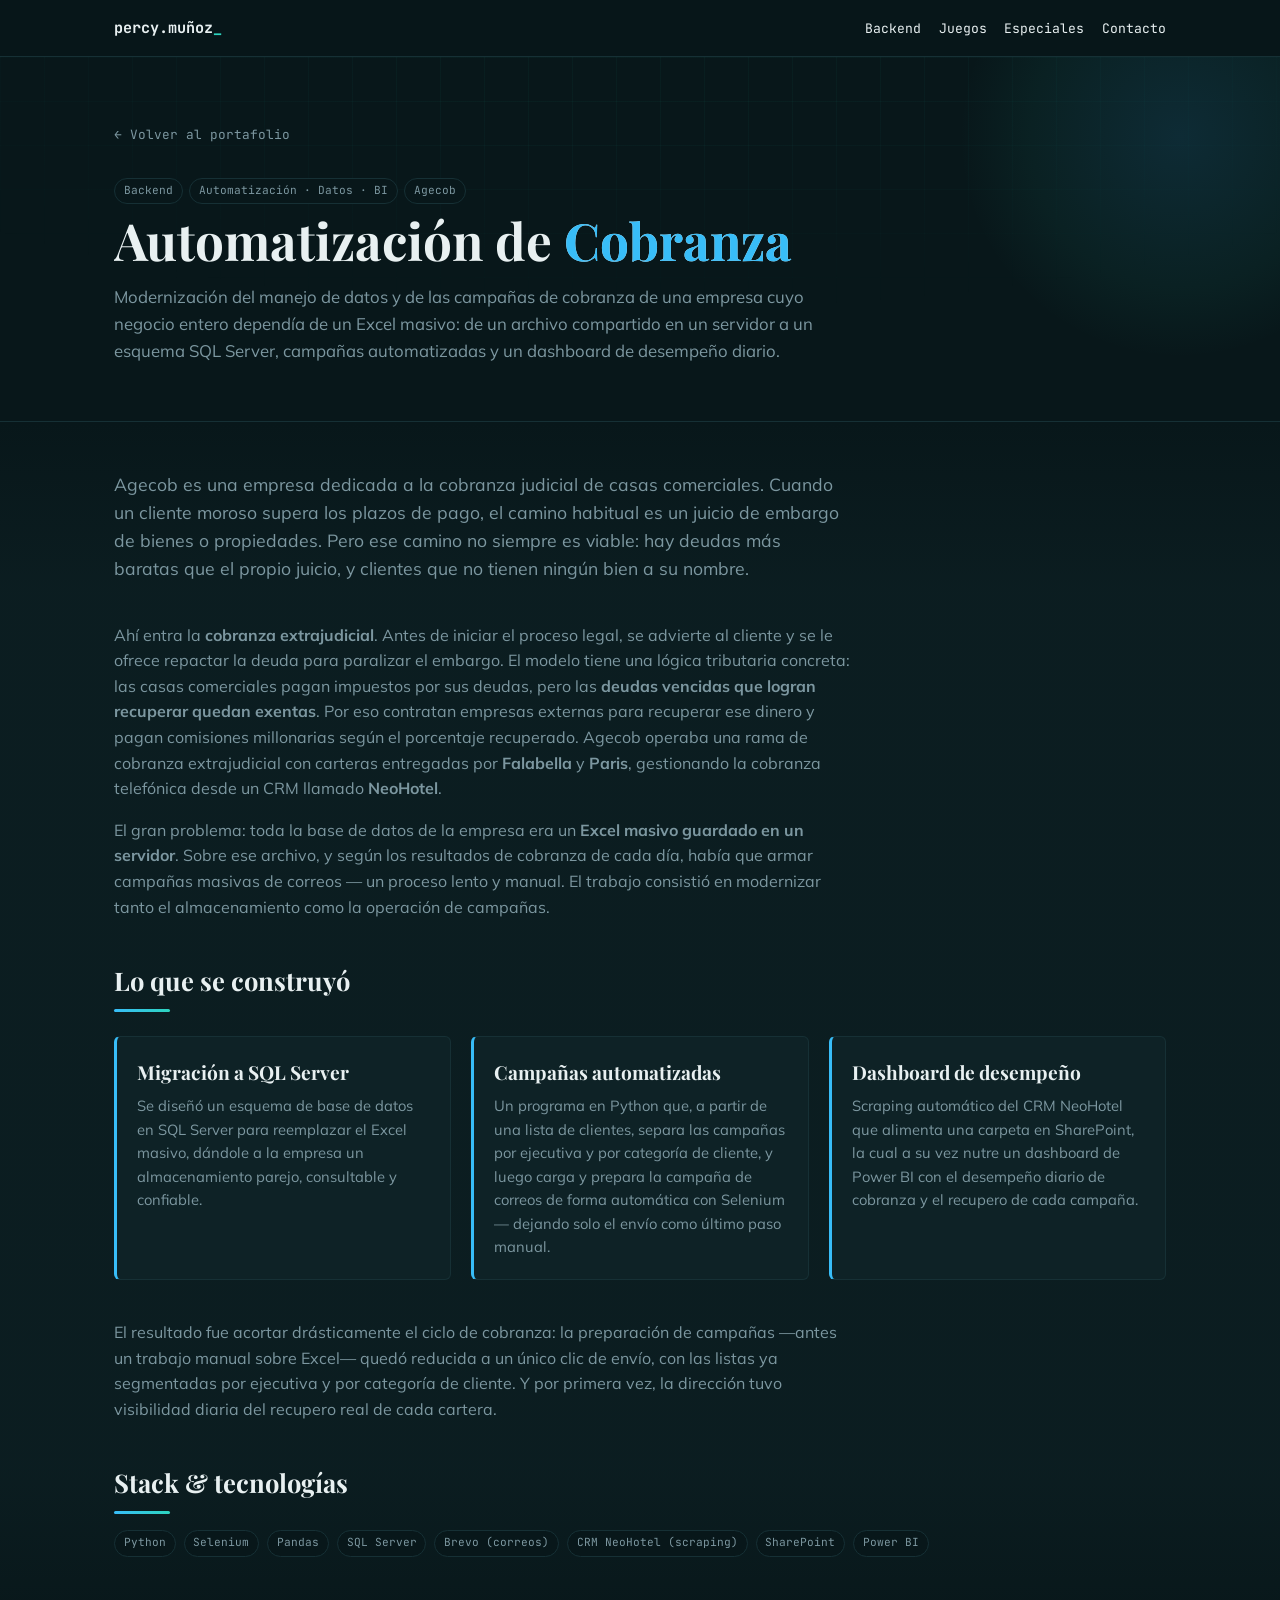
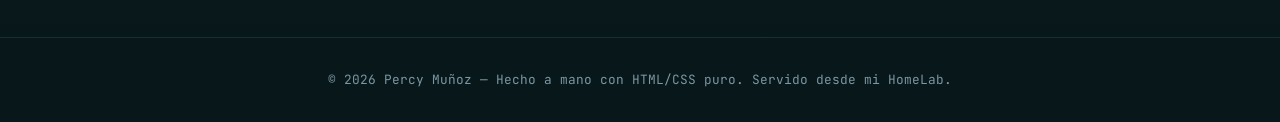
<file: src/proyectos/automatizacion-cobranza.html>
<!DOCTYPE html>
<html lang="es">
<head>
  <meta charset="UTF-8">
  <meta name="viewport" content="width=device-width, initial-scale=1.0">
  <title>Automatización de Cobranza — Percy Muñoz</title>
  <meta name="description" content="Modernización de datos y automatización de campañas para Agecob, empresa de cobranza extrajudicial: esquema SQL Server, carga automática de campañas de correo con Selenium y dashboard Power BI alimentado por scraping del CRM NeoHotel.">

  <link rel="icon" href="../favicon.ico">

  <link rel="preconnect" href="https://fonts.googleapis.com">
  <link rel="preconnect" href="https://fonts.gstatic.com" crossorigin>
  <link href="https://fonts.googleapis.com/css2?family=Playfair+Display:wght@500;600;700&family=JetBrains+Mono:wght@400;500;700&family=Mulish:wght@300;400;600;700&display=swap" rel="stylesheet">

  <link rel="stylesheet" href="../assets/css/styles.css?v=9">
</head>
<body>

  <div id="scroll-progress" aria-hidden="true"></div>

  <!-- ================= HEADER ================= -->
  <header>
    <nav class="nav">
      <a href="../index.html" class="nav-logo">percy.muñoz<span class="accent-gamedev">_</span></a>
      <ul class="nav-links">
        <li><a href="../index.html#backend">Backend</a></li>
        <li><a href="../index.html#juegos">Juegos</a></li>
        <li><a href="../index.html#especiales">Especiales</a></li>
        <li><a href="../index.html#contacto">Contacto</a></li>
      </ul>
    </nav>
  </header>

  <main>

    <!-- ================= HERO DEL PROYECTO ================= -->
    <section class="project-hero">
      <div class="container">
        <a href="../index.html#backend" class="back-link">← Volver al portafolio</a>

        <div class="project-meta">
          <span class="tag">Backend</span>
          <span class="tag">Automatización · Datos · BI</span>
          <span class="tag">Agecob</span>
        </div>

        <h1 class="project-title">Automatización de <span class="accent-backend">Cobranza</span></h1>
        <p class="project-subtitle">
          Modernización del manejo de datos y de las campañas de cobranza de una empresa cuyo negocio
          entero dependía de un Excel masivo: de un archivo compartido en un servidor a un esquema SQL
          Server, campañas automatizadas y un dashboard de desempeño diario.
        </p>
      </div>
    </section>

    <!-- ================= CUERPO DEL CASO ================= -->
    <section class="project-body">
      <div class="container">

        <p class="lead">
          Agecob es una empresa dedicada a la cobranza judicial de casas comerciales. Cuando un cliente
          moroso supera los plazos de pago, el camino habitual es un juicio de embargo de bienes o
          propiedades. Pero ese camino no siempre es viable: hay deudas más baratas que el propio juicio,
          y clientes que no tienen ningún bien a su nombre.
        </p>

        <p>
          Ahí entra la <strong>cobranza extrajudicial</strong>. Antes de iniciar el proceso legal, se
          advierte al cliente y se le ofrece repactar la deuda para paralizar el embargo. El modelo tiene
          una lógica tributaria concreta: las casas comerciales pagan impuestos por sus deudas, pero las
          <strong>deudas vencidas que logran recuperar quedan exentas</strong>. Por eso contratan
          empresas externas para recuperar ese dinero y pagan comisiones millonarias según el porcentaje
          recuperado. Agecob operaba una rama de cobranza extrajudicial con carteras entregadas por
          <strong>Falabella</strong> y <strong>Paris</strong>, gestionando la cobranza telefónica desde
          un CRM llamado <strong>NeoHotel</strong>.
        </p>

        <p>
          El gran problema: toda la base de datos de la empresa era un <strong>Excel masivo guardado en
          un servidor</strong>. Sobre ese archivo, y según los resultados de cobranza de cada día, había
          que armar campañas masivas de correos — un proceso lento y manual. El trabajo consistió en
          modernizar tanto el almacenamiento como la operación de campañas.
        </p>

        <!-- Sin captura disponible para este proyecto -->

        <!-- ================= LO QUE SE CONSTRUYÓ ================= -->
        <h2>Lo que se construyó</h2>

        <div class="feature-grid">
          <div class="feature">
            <h3>Migración a SQL Server</h3>
            <p>
              Se diseñó un esquema de base de datos en SQL Server para reemplazar el Excel masivo,
              dándole a la empresa un almacenamiento parejo, consultable y confiable.
            </p>
          </div>

          <div class="feature">
            <h3>Campañas automatizadas</h3>
            <p>
              Un programa en Python que, a partir de una lista de clientes, separa las campañas por
              ejecutiva y por categoría de cliente, y luego carga y prepara la campaña de correos de
              forma automática con Selenium — dejando solo el envío como último paso manual.
            </p>
          </div>

          <div class="feature">
            <h3>Dashboard de desempeño</h3>
            <p>
              Scraping automático del CRM NeoHotel que alimenta una carpeta en SharePoint, la cual a su
              vez nutre un dashboard de Power BI con el desempeño diario de cobranza y el recupero de
              cada campaña.
            </p>
          </div>
        </div>

        <p>
          El resultado fue acortar drásticamente el ciclo de cobranza: la preparación de campañas —antes
          un trabajo manual sobre Excel— quedó reducida a un único clic de envío, con las listas ya
          segmentadas por ejecutiva y por categoría de cliente. Y por primera vez, la dirección tuvo
          visibilidad diaria del recupero real de cada cartera.
        </p>

        <!-- ================= FICHA TÉCNICA ================= -->
        <h2>Stack &amp; tecnologías</h2>
        <div class="tech-list">
          <span class="tag">Python</span>
          <span class="tag">Selenium</span>
          <span class="tag">Pandas</span>
          <span class="tag">SQL Server</span>
          <span class="tag">Brevo (correos)</span>
          <span class="tag">CRM NeoHotel (scraping)</span>
          <span class="tag">SharePoint</span>
          <span class="tag">Power BI</span>
        </div>

      </div>
    </section>

  </main>

  <!-- ================= FOOTER ================= -->
  <footer>
    <p>© 2026 Percy Muñoz — Hecho a mano con HTML/CSS puro. Servido desde mi HomeLab.</p>
  </footer>

  <!-- ================= SCRIPT: animaciones e interacción (compartido) ================= -->
  <script src="../assets/js/site.js?v=4"></script>

</body>
</html>
</file>
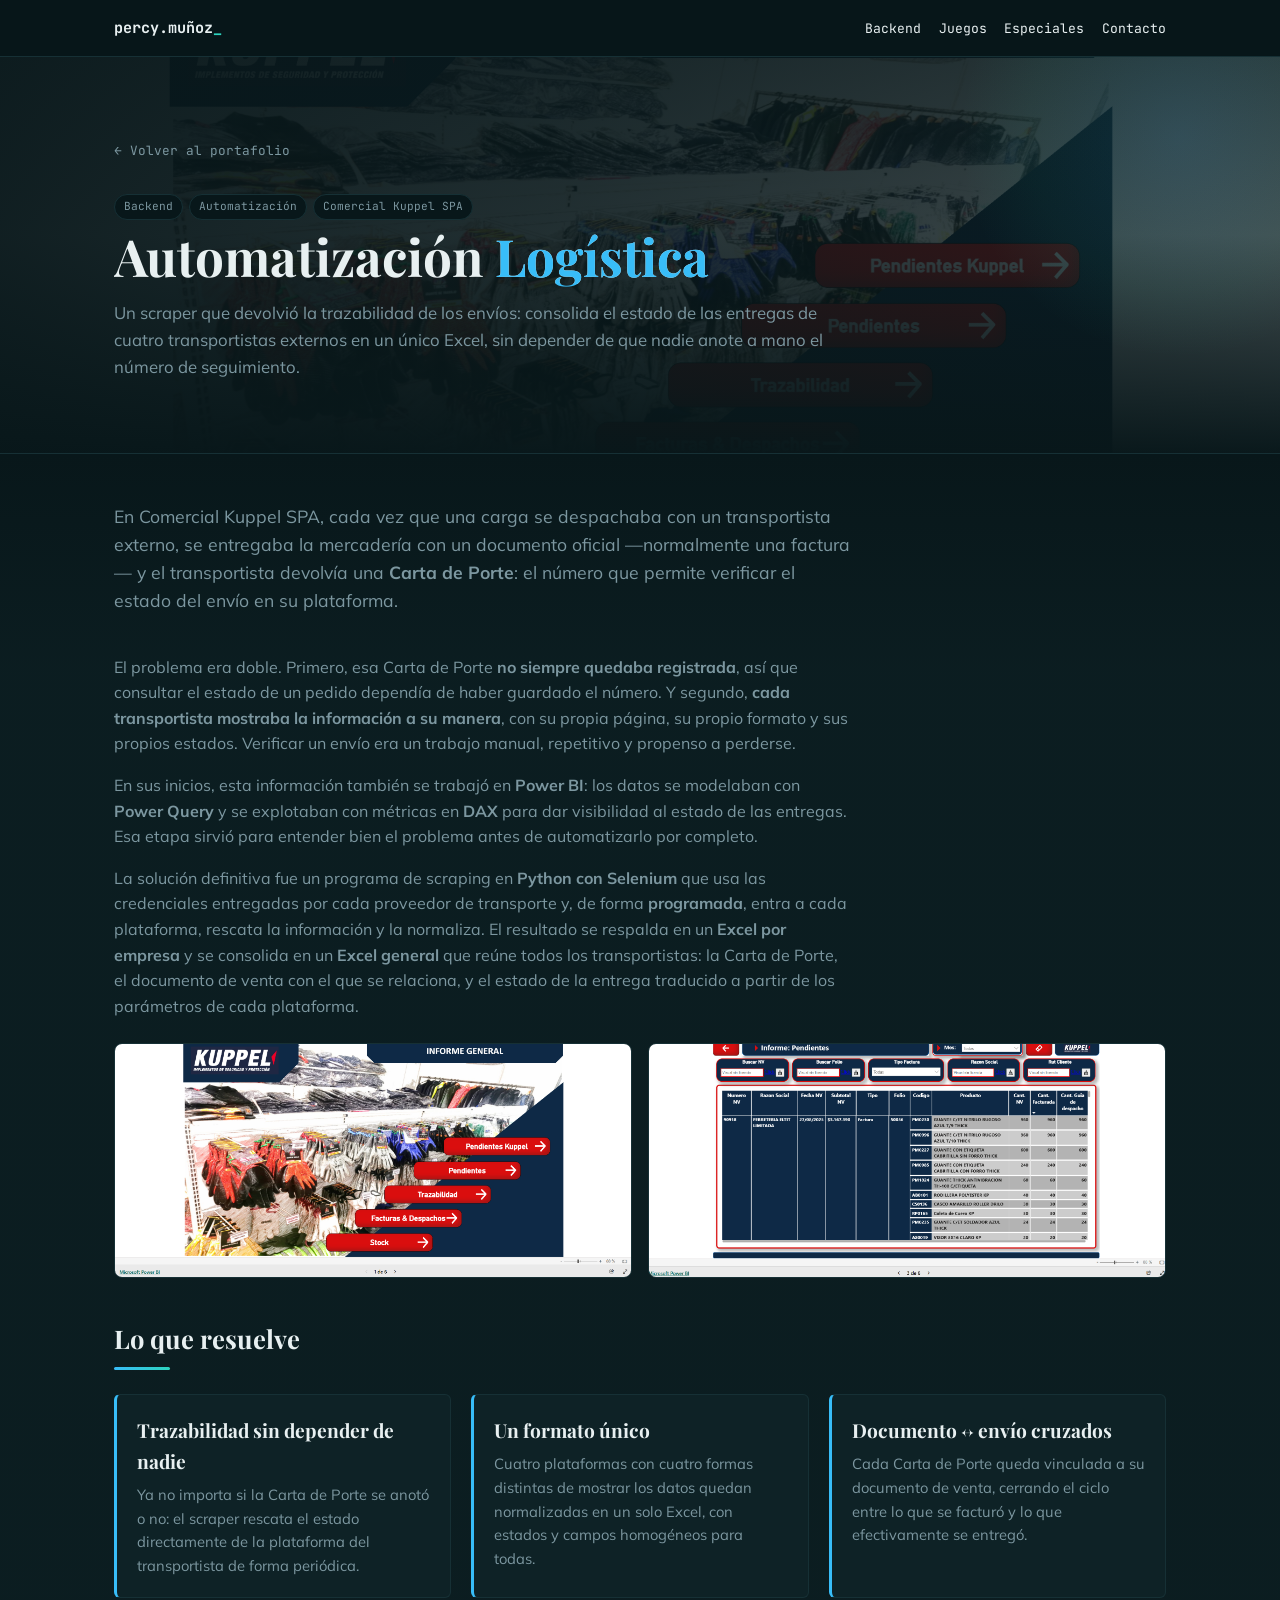
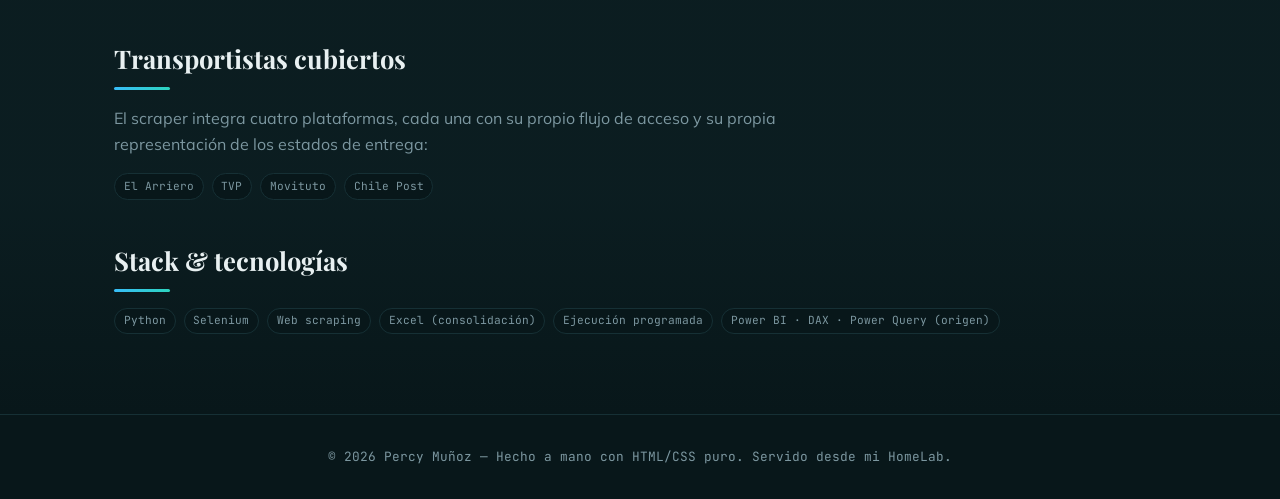
<file: src/proyectos/automatizacion-logistica.html>
<!DOCTYPE html>
<html lang="es">
<head>
  <meta charset="UTF-8">
  <meta name="viewport" content="width=device-width, initial-scale=1.0">
  <title>Automatización Logística — Percy Muñoz</title>
  <meta name="description" content="Scraper con Selenium que consolida el estado de las entregas de cuatro transportistas externos (El Arriero, TVP, Movituto, Chile Post) en un Excel unificado, cruzando cada Carta de Porte con su documento de venta.">

  <link rel="icon" href="../favicon.ico">

  <link rel="preconnect" href="https://fonts.googleapis.com">
  <link rel="preconnect" href="https://fonts.gstatic.com" crossorigin>
  <link href="https://fonts.googleapis.com/css2?family=Playfair+Display:wght@500;600;700&family=JetBrains+Mono:wght@400;500;700&family=Mulish:wght@300;400;600;700&display=swap" rel="stylesheet">

  <link rel="stylesheet" href="../assets/css/styles.css?v=9">
</head>
<body>

  <div id="scroll-progress" aria-hidden="true"></div>

  <!-- ================= HEADER ================= -->
  <header>
    <nav class="nav">
      <a href="../index.html" class="nav-logo">percy.muñoz<span class="accent-gamedev">_</span></a>
      <ul class="nav-links">
        <li><a href="../index.html#backend">Backend</a></li>
        <li><a href="../index.html#juegos">Juegos</a></li>
        <li><a href="../index.html#especiales">Especiales</a></li>
        <li><a href="../index.html#contacto">Contacto</a></li>
      </ul>
    </nav>
  </header>

  <main>

    <!-- ================= HERO DEL PROYECTO ================= -->
    <section class="project-hero">
      <div class="container">
        <a href="../index.html#backend" class="back-link">← Volver al portafolio</a>

        <div class="project-meta">
          <span class="tag">Backend</span>
          <span class="tag">Automatización</span>
          <span class="tag">Comercial Kuppel SPA</span>
        </div>

        <h1 class="project-title">Automatización <span class="accent-backend">Logística</span></h1>
        <p class="project-subtitle">
          Un scraper que devolvió la trazabilidad de los envíos: consolida el estado de las entregas
          de cuatro transportistas externos en un único Excel, sin depender de que nadie anote a mano
          el número de seguimiento.
        </p>
      </div>
    </section>

    <!-- ================= CUERPO DEL CASO ================= -->
    <section class="project-body">
      <div class="container">

        <p class="lead">
          En Comercial Kuppel SPA, cada vez que una carga se despachaba con un transportista externo,
          se entregaba la mercadería con un documento oficial —normalmente una factura— y el
          transportista devolvía una <strong>Carta de Porte</strong>: el número que permite verificar
          el estado del envío en su plataforma.
        </p>

        <p>
          El problema era doble. Primero, esa Carta de Porte <strong>no siempre quedaba registrada</strong>,
          así que consultar el estado de un pedido dependía de haber guardado el número. Y segundo,
          <strong>cada transportista mostraba la información a su manera</strong>, con su propia página,
          su propio formato y sus propios estados. Verificar un envío era un trabajo manual, repetitivo
          y propenso a perderse.
        </p>

        <p>
          En sus inicios, esta información también se trabajó en <strong>Power BI</strong>: los datos se
          modelaban con <strong>Power Query</strong> y se explotaban con métricas en <strong>DAX</strong>
          para dar visibilidad al estado de las entregas. Esa etapa sirvió para entender bien el
          problema antes de automatizarlo por completo.
        </p>

        <p>
          La solución definitiva fue un programa de scraping en <strong>Python con Selenium</strong> que
          usa las credenciales entregadas por cada proveedor de transporte y, de forma
          <strong>programada</strong>, entra a cada plataforma, rescata la información y la normaliza. El
          resultado se respalda en un <strong>Excel por empresa</strong> y se consolida en un
          <strong>Excel general</strong> que reúne todos los transportistas: la Carta de Porte, el
          documento de venta con el que se relaciona, y el estado de la entrega traducido a partir de los
          parámetros de cada plataforma.
        </p>

        <!-- Capturas del proyecto -->
        <div class="shot-grid">
          <a class="shot-link" href="../assets/img/automatizacion-logistica/automatizacion-logistica-01.png" target="_blank" rel="noopener"><img class="project-shot" src="../assets/img/automatizacion-logistica/automatizacion-logistica-01.png" alt="Informe general en Power BI de la logística: pendientes, trazabilidad, facturas y stock" width="1917" height="866" loading="lazy"></a>
          <a class="shot-link" href="../assets/img/automatizacion-logistica/automatizacion-logistica-02.png" target="_blank" rel="noopener"><img class="project-shot" src="../assets/img/automatizacion-logistica/automatizacion-logistica-02.png" alt="Informe de pendientes: tabla consolidada de entregas por transportista" width="1907" height="852" loading="lazy"></a>
        </div>

        <!-- ================= LO QUE RESUELVE ================= -->
        <h2>Lo que resuelve</h2>

        <div class="feature-grid">
          <div class="feature">
            <h3>Trazabilidad sin depender de nadie</h3>
            <p>
              Ya no importa si la Carta de Porte se anotó o no: el scraper rescata el estado
              directamente de la plataforma del transportista de forma periódica.
            </p>
          </div>

          <div class="feature">
            <h3>Un formato único</h3>
            <p>
              Cuatro plataformas con cuatro formas distintas de mostrar los datos quedan normalizadas
              en un solo Excel, con estados y campos homogéneos para todas.
            </p>
          </div>

          <div class="feature">
            <h3>Documento ↔ envío cruzados</h3>
            <p>
              Cada Carta de Porte queda vinculada a su documento de venta, cerrando el ciclo entre lo
              que se facturó y lo que efectivamente se entregó.
            </p>
          </div>
        </div>

        <h2>Transportistas cubiertos</h2>
        <p>
          El scraper integra cuatro plataformas, cada una con su propio flujo de acceso y su propia
          representación de los estados de entrega:
        </p>
        <div class="tech-list">
          <span class="tag">El Arriero</span>
          <span class="tag">TVP</span>
          <span class="tag">Movituto</span>
          <span class="tag">Chile Post</span>
        </div>

        <!-- ================= FICHA TÉCNICA ================= -->
        <h2>Stack &amp; tecnologías</h2>
        <div class="tech-list">
          <span class="tag">Python</span>
          <span class="tag">Selenium</span>
          <span class="tag">Web scraping</span>
          <span class="tag">Excel (consolidación)</span>
          <span class="tag">Ejecución programada</span>
          <span class="tag">Power BI · DAX · Power Query (origen)</span>
        </div>

      </div>
    </section>

  </main>

  <!-- ================= FOOTER ================= -->
  <footer>
    <p>© 2026 Percy Muñoz — Hecho a mano con HTML/CSS puro. Servido desde mi HomeLab.</p>
  </footer>

  <!-- ================= SCRIPT: animaciones e interacción (compartido) ================= -->
  <script src="../assets/js/site.js?v=4"></script>

</body>
</html>
</file>
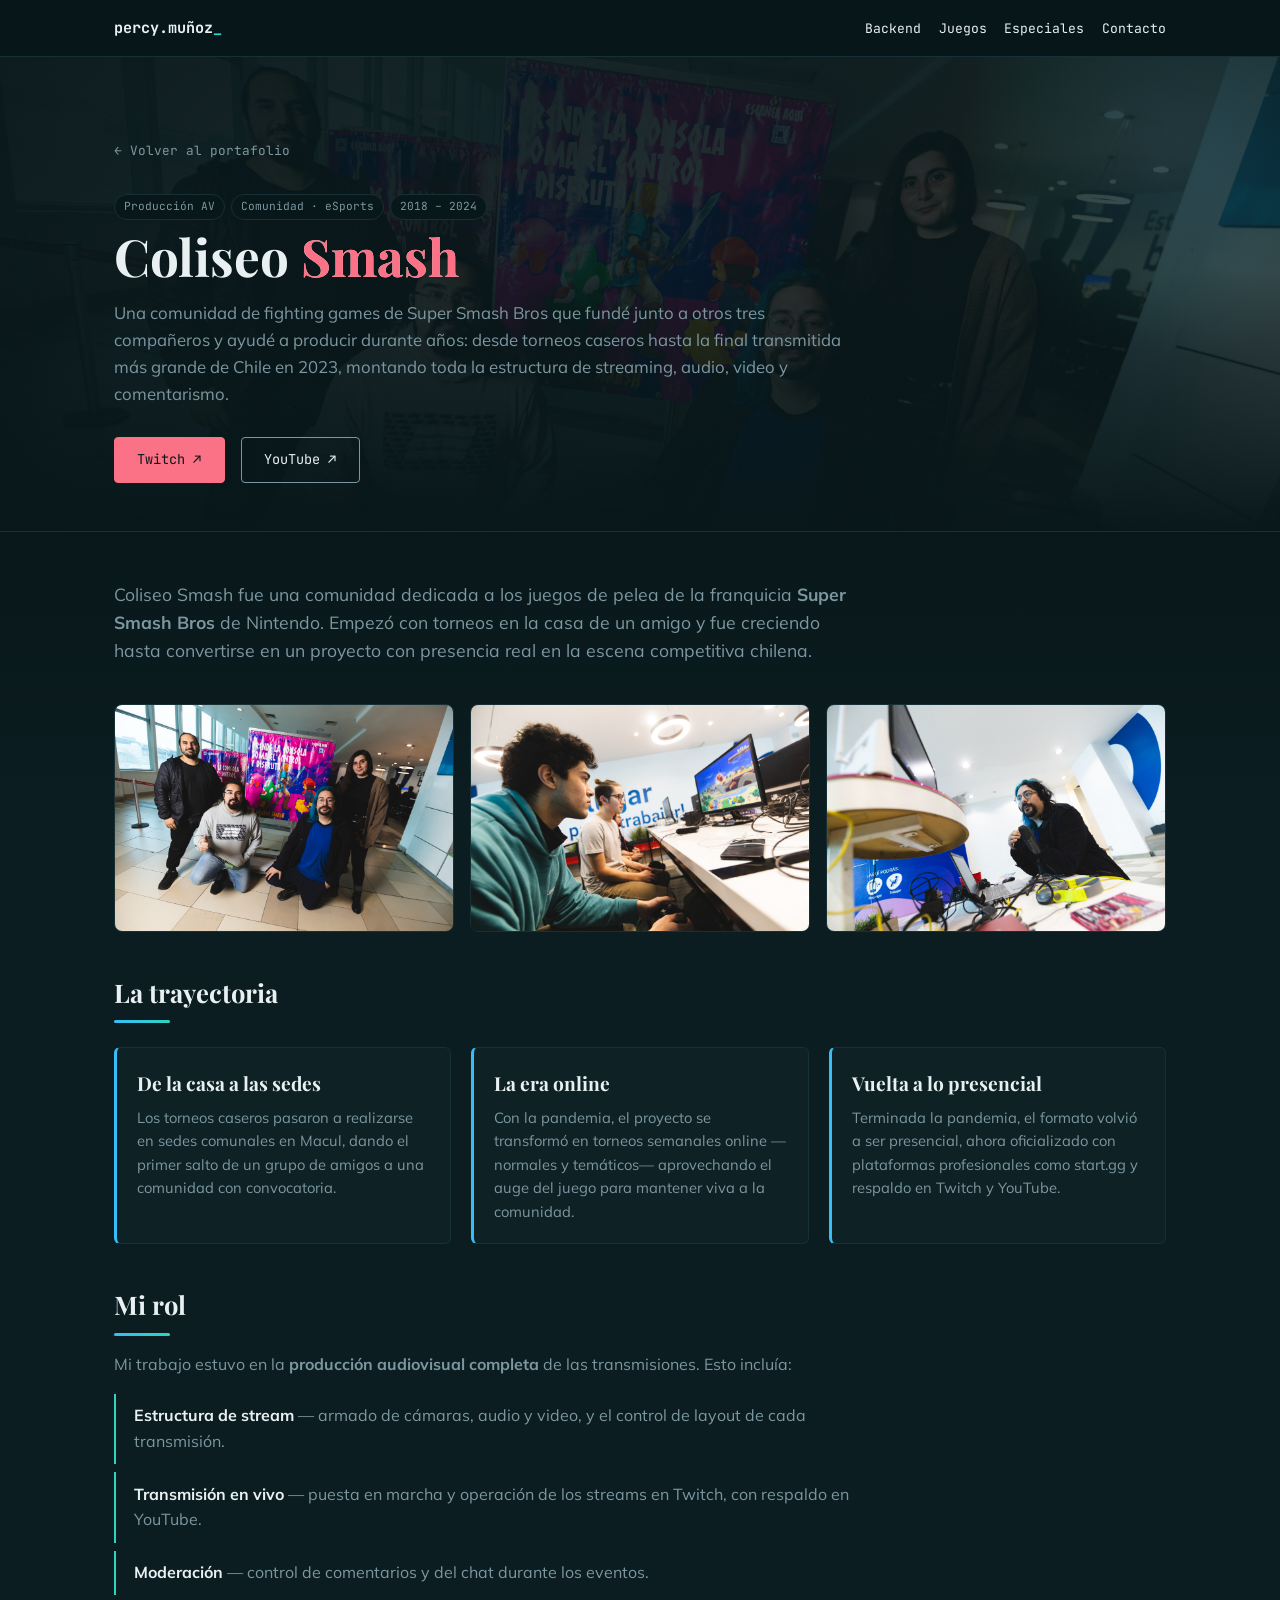
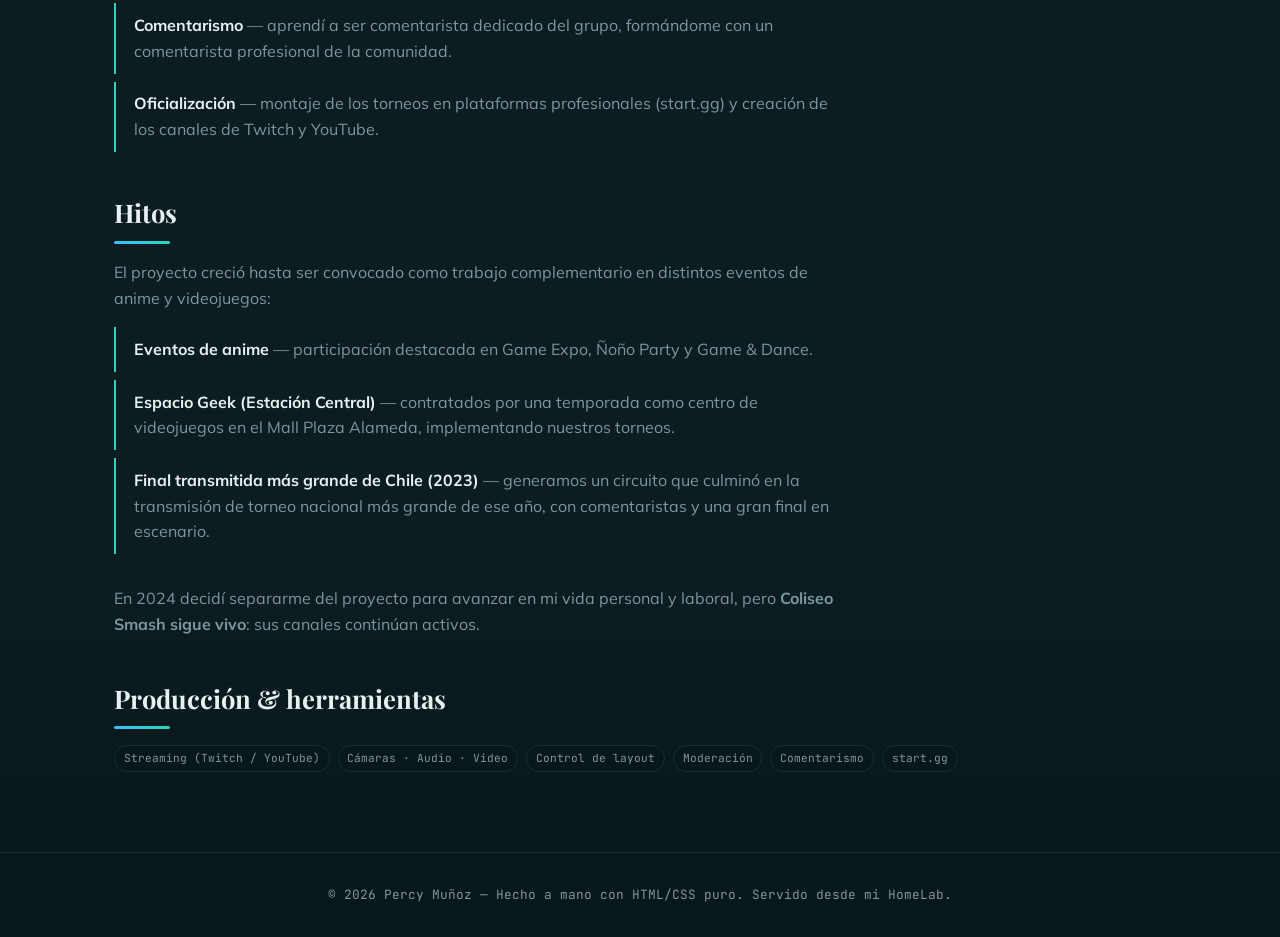
<file: src/proyectos/coliseo-smash.html>
<!DOCTYPE html>
<html lang="es">
<head>
  <meta charset="UTF-8">
  <meta name="viewport" content="width=device-width, initial-scale=1.0">
  <title>Coliseo Smash — Percy Muñoz</title>
  <meta name="description" content="Coliseo Smash: comunidad y producción audiovisual de torneos de Super Smash Bros en Chile. Streaming, cámaras, audio, moderación y comentarismo. Del living de un amigo a la final transmitida más grande del país en 2023.">

  <link rel="icon" href="../favicon.ico">

  <link rel="preconnect" href="https://fonts.googleapis.com">
  <link rel="preconnect" href="https://fonts.gstatic.com" crossorigin>
  <link href="https://fonts.googleapis.com/css2?family=Playfair+Display:wght@500;600;700&family=JetBrains+Mono:wght@400;500;700&family=Mulish:wght@300;400;600;700&display=swap" rel="stylesheet">

  <link rel="stylesheet" href="../assets/css/styles.css?v=9">
</head>
<body>

  <div id="scroll-progress" aria-hidden="true"></div>

  <!-- ================= HEADER ================= -->
  <header>
    <nav class="nav">
      <a href="../index.html" class="nav-logo">percy.muñoz<span class="accent-gamedev">_</span></a>
      <ul class="nav-links">
        <li><a href="../index.html#backend">Backend</a></li>
        <li><a href="../index.html#juegos">Juegos</a></li>
        <li><a href="../index.html#especiales">Especiales</a></li>
        <li><a href="../index.html#contacto">Contacto</a></li>
      </ul>
    </nav>
  </header>

  <main>

    <!-- ================= HERO DEL PROYECTO ================= -->
    <section class="project-hero">
      <div class="container">
        <a href="../index.html#especiales" class="back-link">← Volver al portafolio</a>

        <div class="project-meta">
          <span class="tag">Producción AV</span>
          <span class="tag">Comunidad · eSports</span>
          <span class="tag">2018 – 2024</span>
        </div>

        <h1 class="project-title">Coliseo <span class="accent-special">Smash</span></h1>
        <p class="project-subtitle">
          Una comunidad de fighting games de Super Smash Bros que fundé junto a otros tres compañeros y
          ayudé a producir durante años: desde torneos caseros hasta la final transmitida más grande de
          Chile en 2023, montando toda la estructura de streaming, audio, video y comentarismo.
        </p>

        <div class="hero-actions">
          <a class="btn btn-primary accent-special-btn" href="https://www.twitch.tv/coliseosmashcos" target="_blank" rel="noopener">Twitch ↗</a>
          <a class="btn" href="https://www.youtube.com/@coliseosmash4205" target="_blank" rel="noopener">YouTube ↗</a>
        </div>
      </div>
    </section>

    <!-- ================= CUERPO DEL CASO ================= -->
    <section class="project-body">
      <div class="container">

        <p class="lead">
          Coliseo Smash fue una comunidad dedicada a los juegos de pelea de la franquicia
          <strong>Super Smash Bros</strong> de Nintendo. Empezó con torneos en la casa de un amigo y
          fue creciendo hasta convertirse en un proyecto con presencia real en la escena competitiva
          chilena.
        </p>

        <!-- Capturas del proyecto -->
        <div class="shot-grid">
          <a class="shot-link" href="../assets/img/coliseo-smash/coliseo-smash-01.jpg" target="_blank" rel="noopener"><img class="project-shot" src="../assets/img/coliseo-smash/coliseo-smash-01.jpg" alt="Parte del equipo de Coliseo Smash en un evento" width="2048" height="1365" loading="lazy"></a>
          <a class="shot-link" href="../assets/img/coliseo-smash/coliseo-smash-02.jpg" target="_blank" rel="noopener"><img class="project-shot" src="../assets/img/coliseo-smash/coliseo-smash-02.jpg" alt="Competidores jugando Super Smash Bros en las estaciones del torneo" width="2048" height="1365" loading="lazy"></a>
          <a class="shot-link" href="../assets/img/coliseo-smash/coliseo-smash-03.jpg" target="_blank" rel="noopener"><img class="project-shot" src="../assets/img/coliseo-smash/coliseo-smash-03.jpg" alt="Producción audiovisual en vivo durante un evento de Coliseo Smash" width="2048" height="1365" loading="lazy"></a>
        </div>

        <!-- ================= LA TRAYECTORIA ================= -->
        <h2>La trayectoria</h2>

        <div class="feature-grid">
          <div class="feature">
            <h3>De la casa a las sedes</h3>
            <p>
              Los torneos caseros pasaron a realizarse en sedes comunales en Macul, dando el primer
              salto de un grupo de amigos a una comunidad con convocatoria.
            </p>
          </div>

          <div class="feature">
            <h3>La era online</h3>
            <p>
              Con la pandemia, el proyecto se transformó en torneos semanales online —normales y
              temáticos— aprovechando el auge del juego para mantener viva a la comunidad.
            </p>
          </div>

          <div class="feature">
            <h3>Vuelta a lo presencial</h3>
            <p>
              Terminada la pandemia, el formato volvió a ser presencial, ahora oficializado con
              plataformas profesionales como start.gg y respaldo en Twitch y YouTube.
            </p>
          </div>
        </div>

        <!-- ================= MI ROL ================= -->
        <h2>Mi rol</h2>
        <p>
          Mi trabajo estuvo en la <strong>producción audiovisual completa</strong> de las
          transmisiones. Esto incluía:
        </p>
        <ul class="hosted-list">
          <li><strong>Estructura de stream</strong> — armado de cámaras, audio y video, y el control de layout de cada transmisión.</li>
          <li><strong>Transmisión en vivo</strong> — puesta en marcha y operación de los streams en Twitch, con respaldo en YouTube.</li>
          <li><strong>Moderación</strong> — control de comentarios y del chat durante los eventos.</li>
          <li><strong>Comentarismo</strong> — aprendí a ser comentarista dedicado del grupo, formándome con un comentarista profesional de la comunidad.</li>
          <li><strong>Oficialización</strong> — montaje de los torneos en plataformas profesionales (start.gg) y creación de los canales de Twitch y YouTube.</li>
        </ul>

        <!-- ================= HITOS ================= -->
        <h2>Hitos</h2>
        <p>
          El proyecto creció hasta ser convocado como trabajo complementario en distintos eventos de
          anime y videojuegos:
        </p>
        <ul class="hosted-list">
          <li><strong>Eventos de anime</strong> — participación destacada en Game Expo, Ñoño Party y Game &amp; Dance.</li>
          <li><strong>Espacio Geek (Estación Central)</strong> — contratados por una temporada como centro de videojuegos en el Mall Plaza Alameda, implementando nuestros torneos.</li>
          <li><strong>Final transmitida más grande de Chile (2023)</strong> — generamos un circuito que culminó en la transmisión de torneo nacional más grande de ese año, con comentaristas y una gran final en escenario.</li>
        </ul>

        <p>
          En 2024 decidí separarme del proyecto para avanzar en mi vida personal y laboral, pero
          <strong>Coliseo Smash sigue vivo</strong>: sus canales continúan activos.
        </p>

        <!-- ================= FICHA ================= -->
        <h2>Producción &amp; herramientas</h2>
        <div class="tech-list">
          <span class="tag">Streaming (Twitch / YouTube)</span>
          <span class="tag">Cámaras · Audio · Video</span>
          <span class="tag">Control de layout</span>
          <span class="tag">Moderación</span>
          <span class="tag">Comentarismo</span>
          <span class="tag">start.gg</span>
        </div>

      </div>
    </section>

  </main>

  <!-- ================= FOOTER ================= -->
  <footer>
    <p>© 2026 Percy Muñoz — Hecho a mano con HTML/CSS puro. Servido desde mi HomeLab.</p>
  </footer>

  <!-- ================= SCRIPT: animaciones e interacción (compartido) ================= -->
  <script src="../assets/js/site.js?v=4"></script>

</body>
</html>
</file>
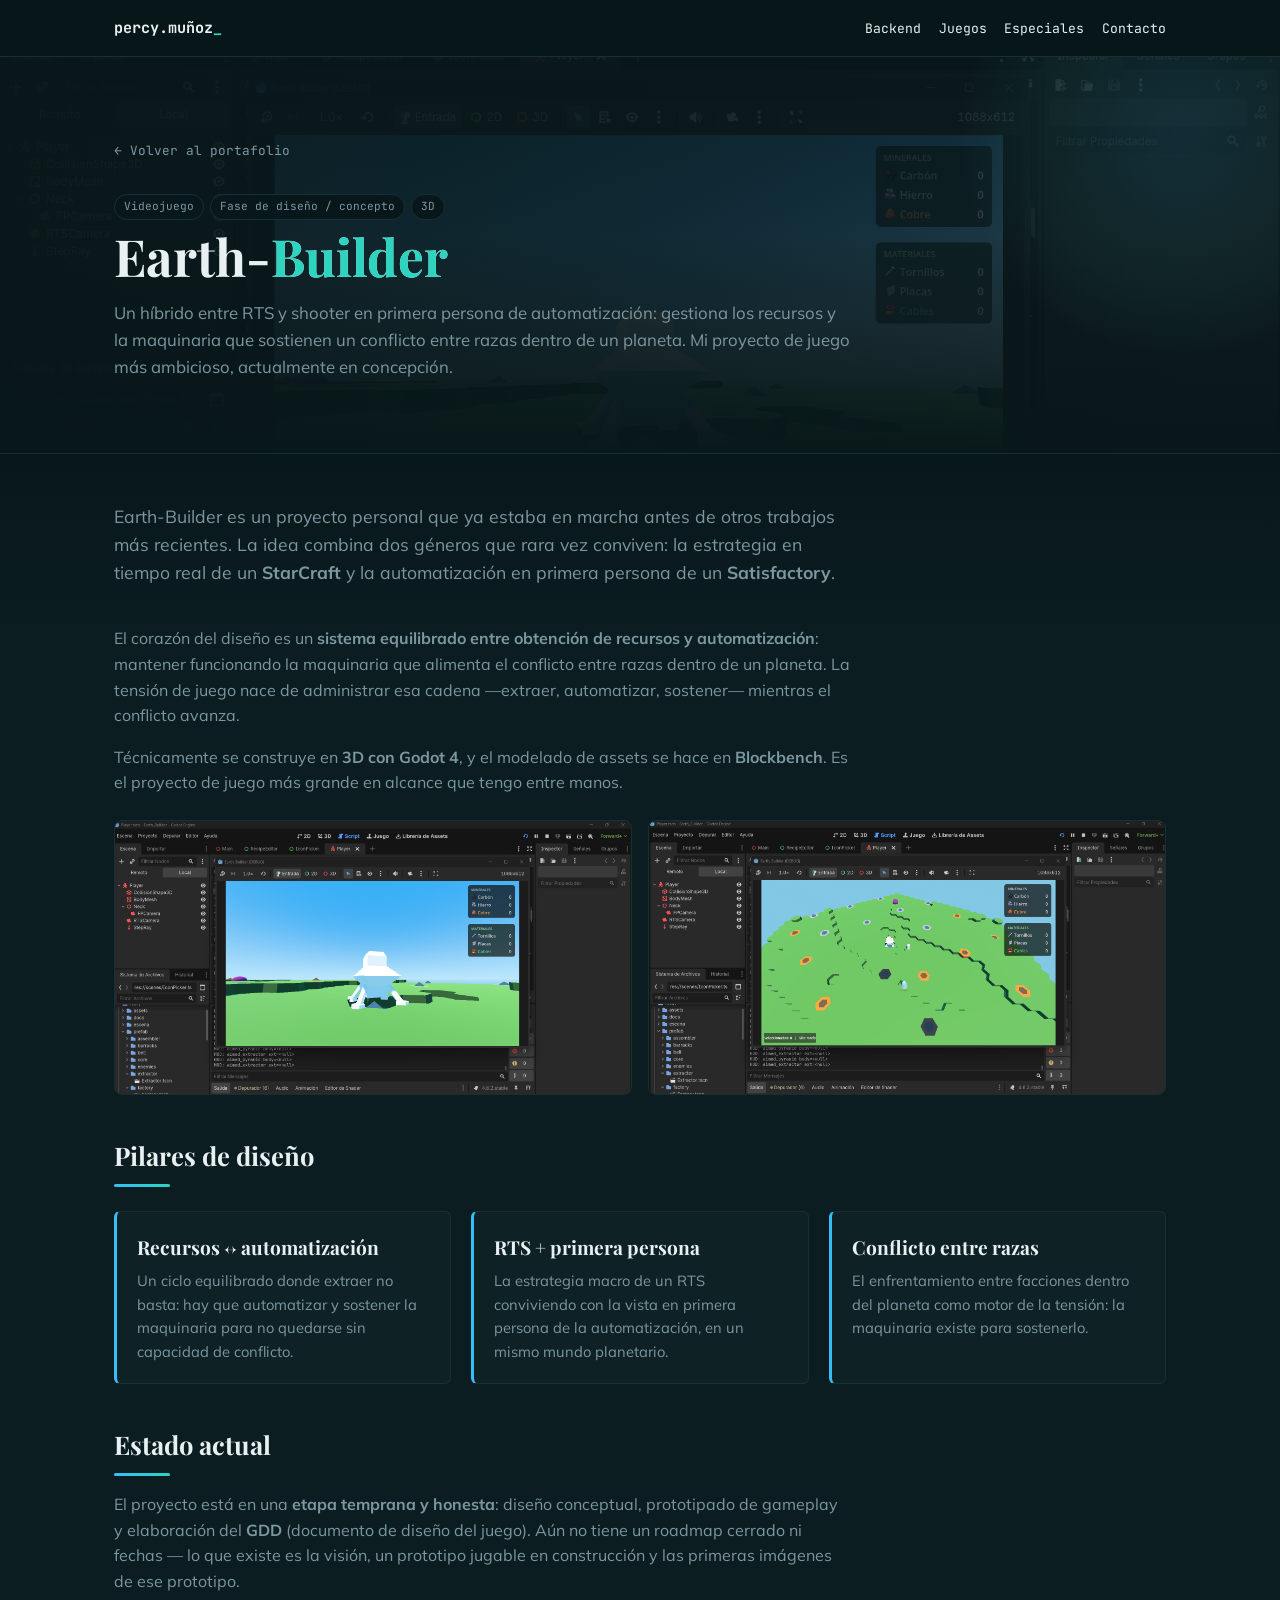
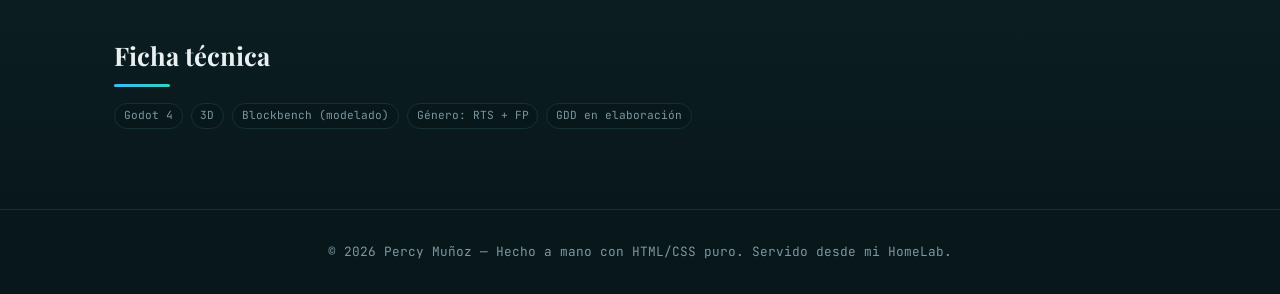
<file: src/proyectos/earth-builder.html>
<!DOCTYPE html>
<html lang="es">
<head>
  <meta charset="UTF-8">
  <meta name="viewport" content="width=device-width, initial-scale=1.0">
  <title>Earth-Builder — Percy Muñoz</title>
  <meta name="description" content="Earth-Builder: híbrido RTS + FP de automatización en 3D (Godot 4 + Blockbench). Un sistema equilibrado entre obtención de recursos y automatización para sostener el conflicto entre razas en un planeta. En fase de diseño conceptual, prototipado y GDD.">

  <link rel="icon" href="../favicon.ico">

  <link rel="preconnect" href="https://fonts.googleapis.com">
  <link rel="preconnect" href="https://fonts.gstatic.com" crossorigin>
  <link href="https://fonts.googleapis.com/css2?family=Playfair+Display:wght@500;600;700&family=JetBrains+Mono:wght@400;500;700&family=Mulish:wght@300;400;600;700&display=swap" rel="stylesheet">

  <link rel="stylesheet" href="../assets/css/styles.css?v=9">
</head>
<body>

  <div id="scroll-progress" aria-hidden="true"></div>

  <!-- ================= HEADER ================= -->
  <header>
    <nav class="nav">
      <a href="../index.html" class="nav-logo">percy.muñoz<span class="accent-gamedev">_</span></a>
      <ul class="nav-links">
        <li><a href="../index.html#backend">Backend</a></li>
        <li><a href="../index.html#juegos">Juegos</a></li>
        <li><a href="../index.html#especiales">Especiales</a></li>
        <li><a href="../index.html#contacto">Contacto</a></li>
      </ul>
    </nav>
  </header>

  <main>

    <!-- ================= HERO DEL PROYECTO ================= -->
    <section class="project-hero">
      <div class="container">
        <a href="../index.html#juegos" class="back-link">← Volver al portafolio</a>

        <div class="project-meta">
          <span class="tag">Videojuego</span>
          <span class="tag">Fase de diseño / concepto</span>
          <span class="tag">3D</span>
        </div>

        <h1 class="project-title">Earth-<span class="accent-gamedev">Builder</span></h1>
        <p class="project-subtitle">
          Un híbrido entre RTS y shooter en primera persona de automatización: gestiona los recursos y
          la maquinaria que sostienen un conflicto entre razas dentro de un planeta. Mi proyecto de
          juego más ambicioso, actualmente en concepción.
        </p>
      </div>
    </section>

    <!-- ================= CUERPO DEL CASO ================= -->
    <section class="project-body">
      <div class="container">

        <p class="lead">
          Earth-Builder es un proyecto personal que ya estaba en marcha antes de otros trabajos más
          recientes. La idea combina dos géneros que rara vez conviven: la estrategia en tiempo real de
          un <strong>StarCraft</strong> y la automatización en primera persona de un
          <strong>Satisfactory</strong>.
        </p>

        <p>
          El corazón del diseño es un <strong>sistema equilibrado entre obtención de recursos y
          automatización</strong>: mantener funcionando la maquinaria que alimenta el conflicto entre
          razas dentro de un planeta. La tensión de juego nace de administrar esa cadena —extraer,
          automatizar, sostener— mientras el conflicto avanza.
        </p>

        <p>
          Técnicamente se construye en <strong>3D con Godot 4</strong>, y el modelado de assets se hace
          en <strong>Blockbench</strong>. Es el proyecto de juego más grande en alcance que tengo entre
          manos.
        </p>

        <!-- Capturas del proyecto -->
        <div class="shot-grid">
          <a class="shot-link" href="../assets/img/earth-builder/earth-builder-01.png" target="_blank" rel="noopener"><img class="project-shot" src="../assets/img/earth-builder/earth-builder-01.png" alt="Prototipo de Earth-Builder en Godot 4: criatura low-poly en el terreno de pruebas" width="1912" height="1012" loading="lazy"></a>
          <a class="shot-link" href="../assets/img/earth-builder/earth-builder-02.png" target="_blank" rel="noopener"><img class="project-shot" src="../assets/img/earth-builder/earth-builder-02.png" alt="Vista del mapa del prototipo con unidades y recursos, en el editor de Godot 4" width="1912" height="1010" loading="lazy"></a>
        </div>

        <!-- ================= PILARES DE DISEÑO ================= -->
        <h2>Pilares de diseño</h2>

        <div class="feature-grid">
          <div class="feature">
            <h3>Recursos ↔ automatización</h3>
            <p>
              Un ciclo equilibrado donde extraer no basta: hay que automatizar y sostener la maquinaria
              para no quedarse sin capacidad de conflicto.
            </p>
          </div>

          <div class="feature">
            <h3>RTS + primera persona</h3>
            <p>
              La estrategia macro de un RTS conviviendo con la vista en primera persona de la
              automatización, en un mismo mundo planetario.
            </p>
          </div>

          <div class="feature">
            <h3>Conflicto entre razas</h3>
            <p>
              El enfrentamiento entre facciones dentro del planeta como motor de la tensión: la
              maquinaria existe para sostenerlo.
            </p>
          </div>
        </div>

        <!-- ================= ESTADO ACTUAL ================= -->
        <h2>Estado actual</h2>
        <p>
          El proyecto está en una <strong>etapa temprana y honesta</strong>: diseño conceptual,
          prototipado de gameplay y elaboración del <strong>GDD</strong> (documento de diseño del
          juego). Aún no tiene un roadmap cerrado ni fechas — lo que existe es la visión, un prototipo
          jugable en construcción y las primeras imágenes de ese prototipo.
        </p>

        <!-- ================= FICHA TÉCNICA ================= -->
        <h2>Ficha técnica</h2>
        <div class="tech-list">
          <span class="tag">Godot 4</span>
          <span class="tag">3D</span>
          <span class="tag">Blockbench (modelado)</span>
          <span class="tag">Género: RTS + FP</span>
          <span class="tag">GDD en elaboración</span>
        </div>

      </div>
    </section>

  </main>

  <!-- ================= FOOTER ================= -->
  <footer>
    <p>© 2026 Percy Muñoz — Hecho a mano con HTML/CSS puro. Servido desde mi HomeLab.</p>
  </footer>

  <!-- ================= SCRIPT: animaciones e interacción (compartido) ================= -->
  <script src="../assets/js/site.js?v=4"></script>

</body>
</html>
</file>
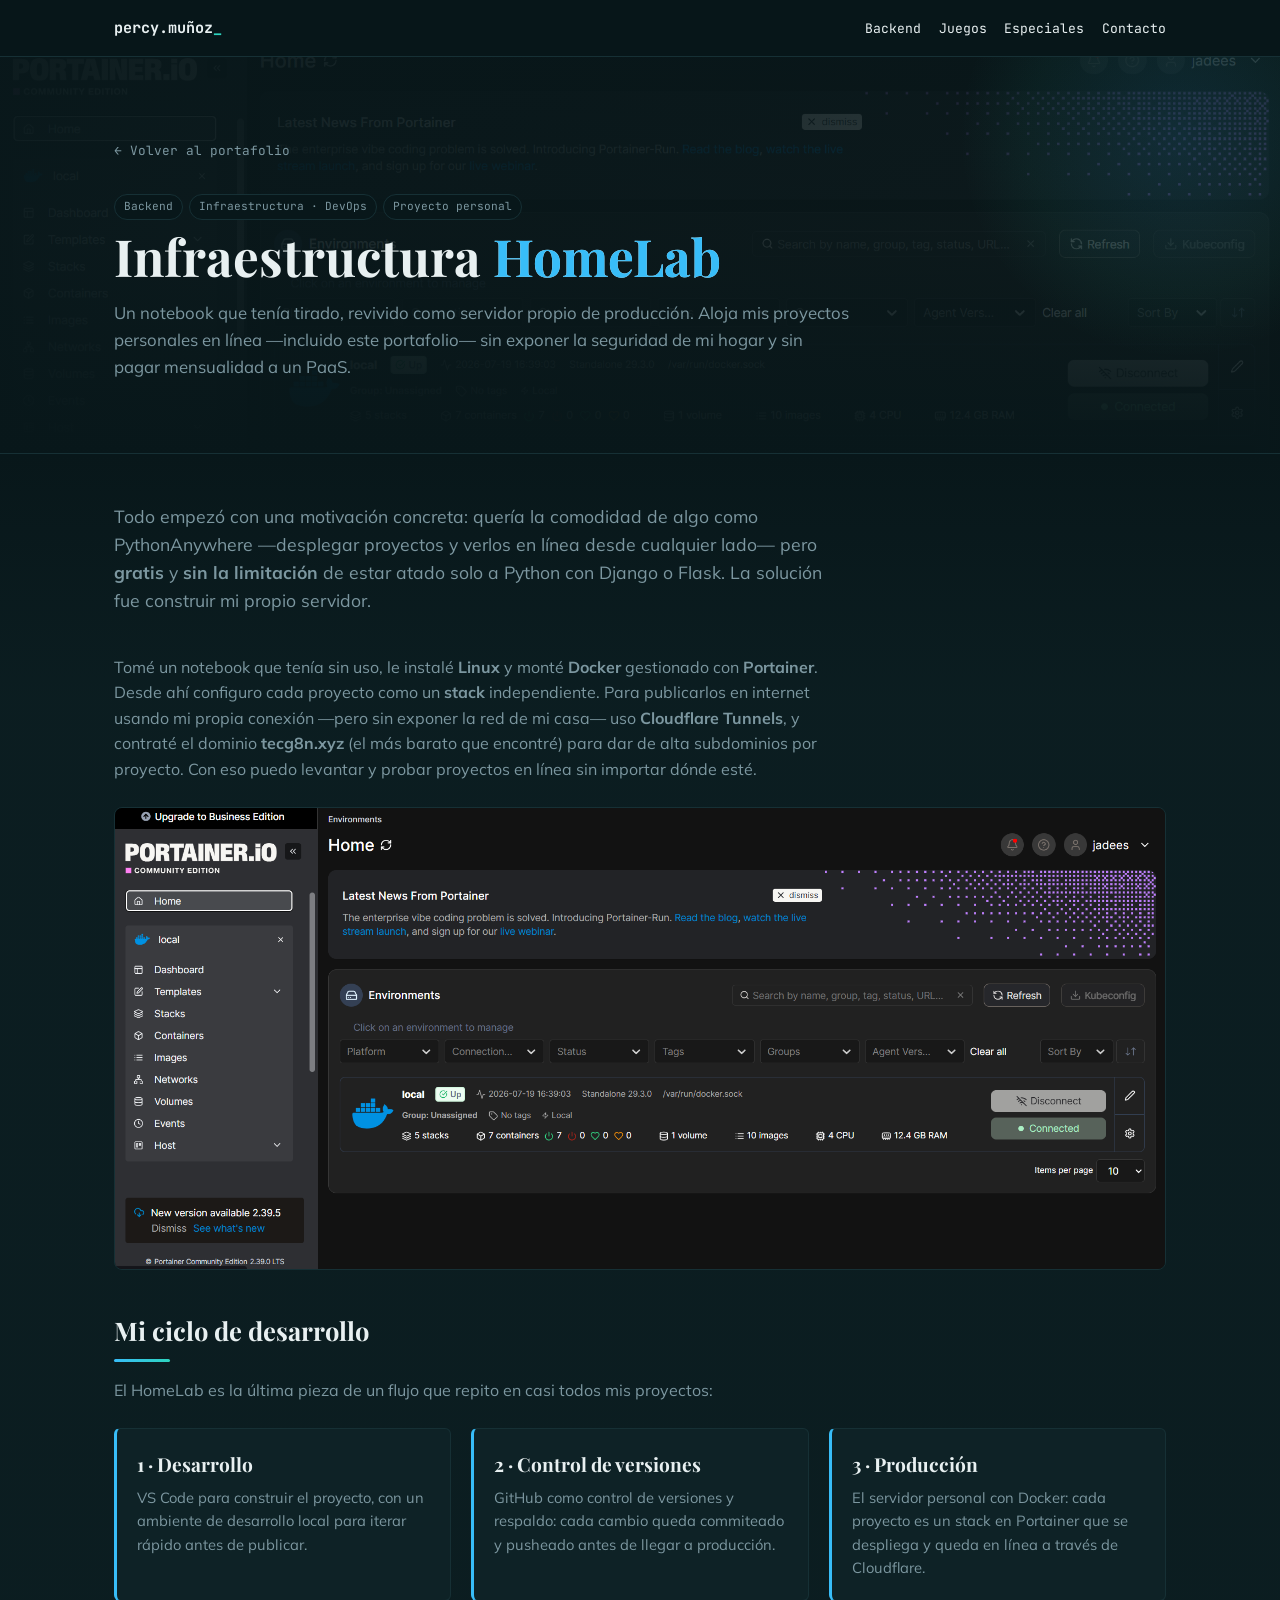
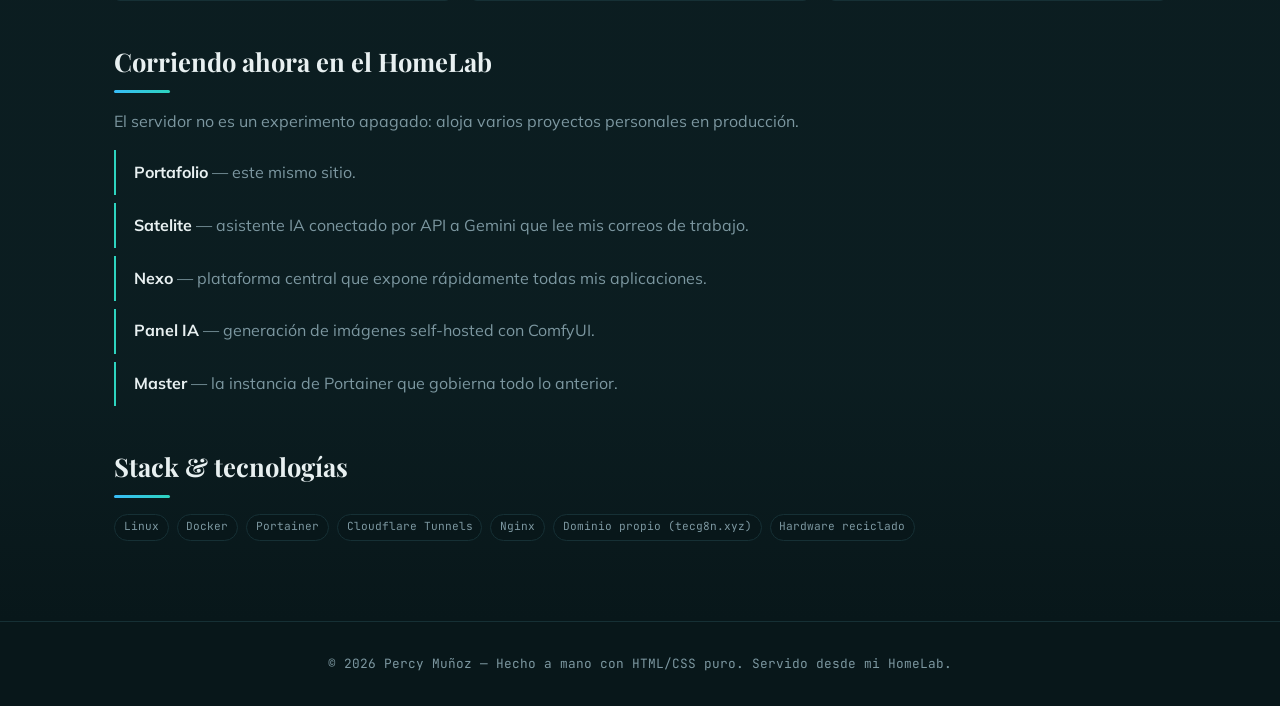
<file: src/proyectos/homelab.html>
<!DOCTYPE html>
<html lang="es">
<head>
  <meta charset="UTF-8">
  <meta name="viewport" content="width=device-width, initial-scale=1.0">
  <title>Infraestructura HomeLab — Percy Muñoz</title>
  <meta name="description" content="Un notebook reciclado convertido en servidor de producción: Linux + Docker + Portainer + Cloudflare Tunnels, alojando varios proyectos personales en línea sin exponer la red del hogar. Incluido este portafolio.">

  <link rel="icon" href="../favicon.ico">

  <link rel="preconnect" href="https://fonts.googleapis.com">
  <link rel="preconnect" href="https://fonts.gstatic.com" crossorigin>
  <link href="https://fonts.googleapis.com/css2?family=Playfair+Display:wght@500;600;700&family=JetBrains+Mono:wght@400;500;700&family=Mulish:wght@300;400;600;700&display=swap" rel="stylesheet">

  <link rel="stylesheet" href="../assets/css/styles.css?v=9">
</head>
<body>

  <div id="scroll-progress" aria-hidden="true"></div>

  <!-- ================= HEADER ================= -->
  <header>
    <nav class="nav">
      <a href="../index.html" class="nav-logo">percy.muñoz<span class="accent-gamedev">_</span></a>
      <ul class="nav-links">
        <li><a href="../index.html#backend">Backend</a></li>
        <li><a href="../index.html#juegos">Juegos</a></li>
        <li><a href="../index.html#especiales">Especiales</a></li>
        <li><a href="../index.html#contacto">Contacto</a></li>
      </ul>
    </nav>
  </header>

  <main>

    <!-- ================= HERO DEL PROYECTO ================= -->
    <section class="project-hero">
      <div class="container">
        <a href="../index.html#backend" class="back-link">← Volver al portafolio</a>

        <div class="project-meta">
          <span class="tag">Backend</span>
          <span class="tag">Infraestructura · DevOps</span>
          <span class="tag">Proyecto personal</span>
        </div>

        <h1 class="project-title">Infraestructura <span class="accent-backend">HomeLab</span></h1>
        <p class="project-subtitle">
          Un notebook que tenía tirado, revivido como servidor propio de producción. Aloja mis
          proyectos personales en línea —incluido este portafolio— sin exponer la seguridad de mi
          hogar y sin pagar mensualidad a un PaaS.
        </p>
      </div>
    </section>

    <!-- ================= CUERPO DEL CASO ================= -->
    <section class="project-body">
      <div class="container">

        <p class="lead">
          Todo empezó con una motivación concreta: quería la comodidad de algo como PythonAnywhere
          —desplegar proyectos y verlos en línea desde cualquier lado— pero <strong>gratis</strong> y
          <strong>sin la limitación</strong> de estar atado solo a Python con Django o Flask. La
          solución fue construir mi propio servidor.
        </p>

        <p>
          Tomé un notebook que tenía sin uso, le instalé <strong>Linux</strong> y monté
          <strong>Docker</strong> gestionado con <strong>Portainer</strong>. Desde ahí configuro cada
          proyecto como un <strong>stack</strong> independiente. Para publicarlos en internet usando mi
          propia conexión —pero sin exponer la red de mi casa— uso <strong>Cloudflare Tunnels</strong>,
          y contraté el dominio <strong>tecg8n.xyz</strong> (el más barato que encontré) para dar de
          alta subdominios por proyecto. Con eso puedo levantar y probar proyectos en línea sin importar
          dónde esté.
        </p>

        <!-- Captura del proyecto -->
        <a class="shot-link" href="../assets/img/homelab/homelab-01.png" target="_blank" rel="noopener"><img class="project-shot" src="../assets/img/homelab/homelab-01.png" alt="Portainer administrando los stacks Docker del HomeLab" width="1911" height="840" loading="lazy"></a>

        <!-- ================= EL FLUJO ================= -->
        <h2>Mi ciclo de desarrollo</h2>
        <p>
          El HomeLab es la última pieza de un flujo que repito en casi todos mis proyectos:
        </p>

        <div class="feature-grid">
          <div class="feature">
            <h3>1 · Desarrollo</h3>
            <p>
              VS Code para construir el proyecto, con un ambiente de desarrollo local para iterar
              rápido antes de publicar.
            </p>
          </div>

          <div class="feature">
            <h3>2 · Control de versiones</h3>
            <p>
              GitHub como control de versiones y respaldo: cada cambio queda commiteado y pusheado
              antes de llegar a producción.
            </p>
          </div>

          <div class="feature">
            <h3>3 · Producción</h3>
            <p>
              El servidor personal con Docker: cada proyecto es un stack en Portainer que se despliega
              y queda en línea a través de Cloudflare.
            </p>
          </div>
        </div>

        <!-- ================= PROYECTOS ALOJADOS ================= -->
        <h2>Corriendo ahora en el HomeLab</h2>
        <p>
          El servidor no es un experimento apagado: aloja varios proyectos personales en producción.
        </p>
        <ul class="hosted-list">
          <li><strong>Portafolio</strong> — este mismo sitio.</li>
          <li><strong>Satelite</strong> — asistente IA conectado por API a Gemini que lee mis correos de trabajo.</li>
          <li><strong>Nexo</strong> — plataforma central que expone rápidamente todas mis aplicaciones.</li>
          <li><strong>Panel IA</strong> — generación de imágenes self-hosted con ComfyUI.</li>
          <li><strong>Master</strong> — la instancia de Portainer que gobierna todo lo anterior.</li>
        </ul>

        <!-- ================= FICHA TÉCNICA ================= -->
        <h2>Stack &amp; tecnologías</h2>
        <div class="tech-list">
          <span class="tag">Linux</span>
          <span class="tag">Docker</span>
          <span class="tag">Portainer</span>
          <span class="tag">Cloudflare Tunnels</span>
          <span class="tag">Nginx</span>
          <span class="tag">Dominio propio (tecg8n.xyz)</span>
          <span class="tag">Hardware reciclado</span>
        </div>

      </div>
    </section>

  </main>

  <!-- ================= FOOTER ================= -->
  <footer>
    <p>© 2026 Percy Muñoz — Hecho a mano con HTML/CSS puro. Servido desde mi HomeLab.</p>
  </footer>

  <!-- ================= SCRIPT: animaciones e interacción (compartido) ================= -->
  <script src="../assets/js/site.js?v=4"></script>

</body>
</html>
</file>
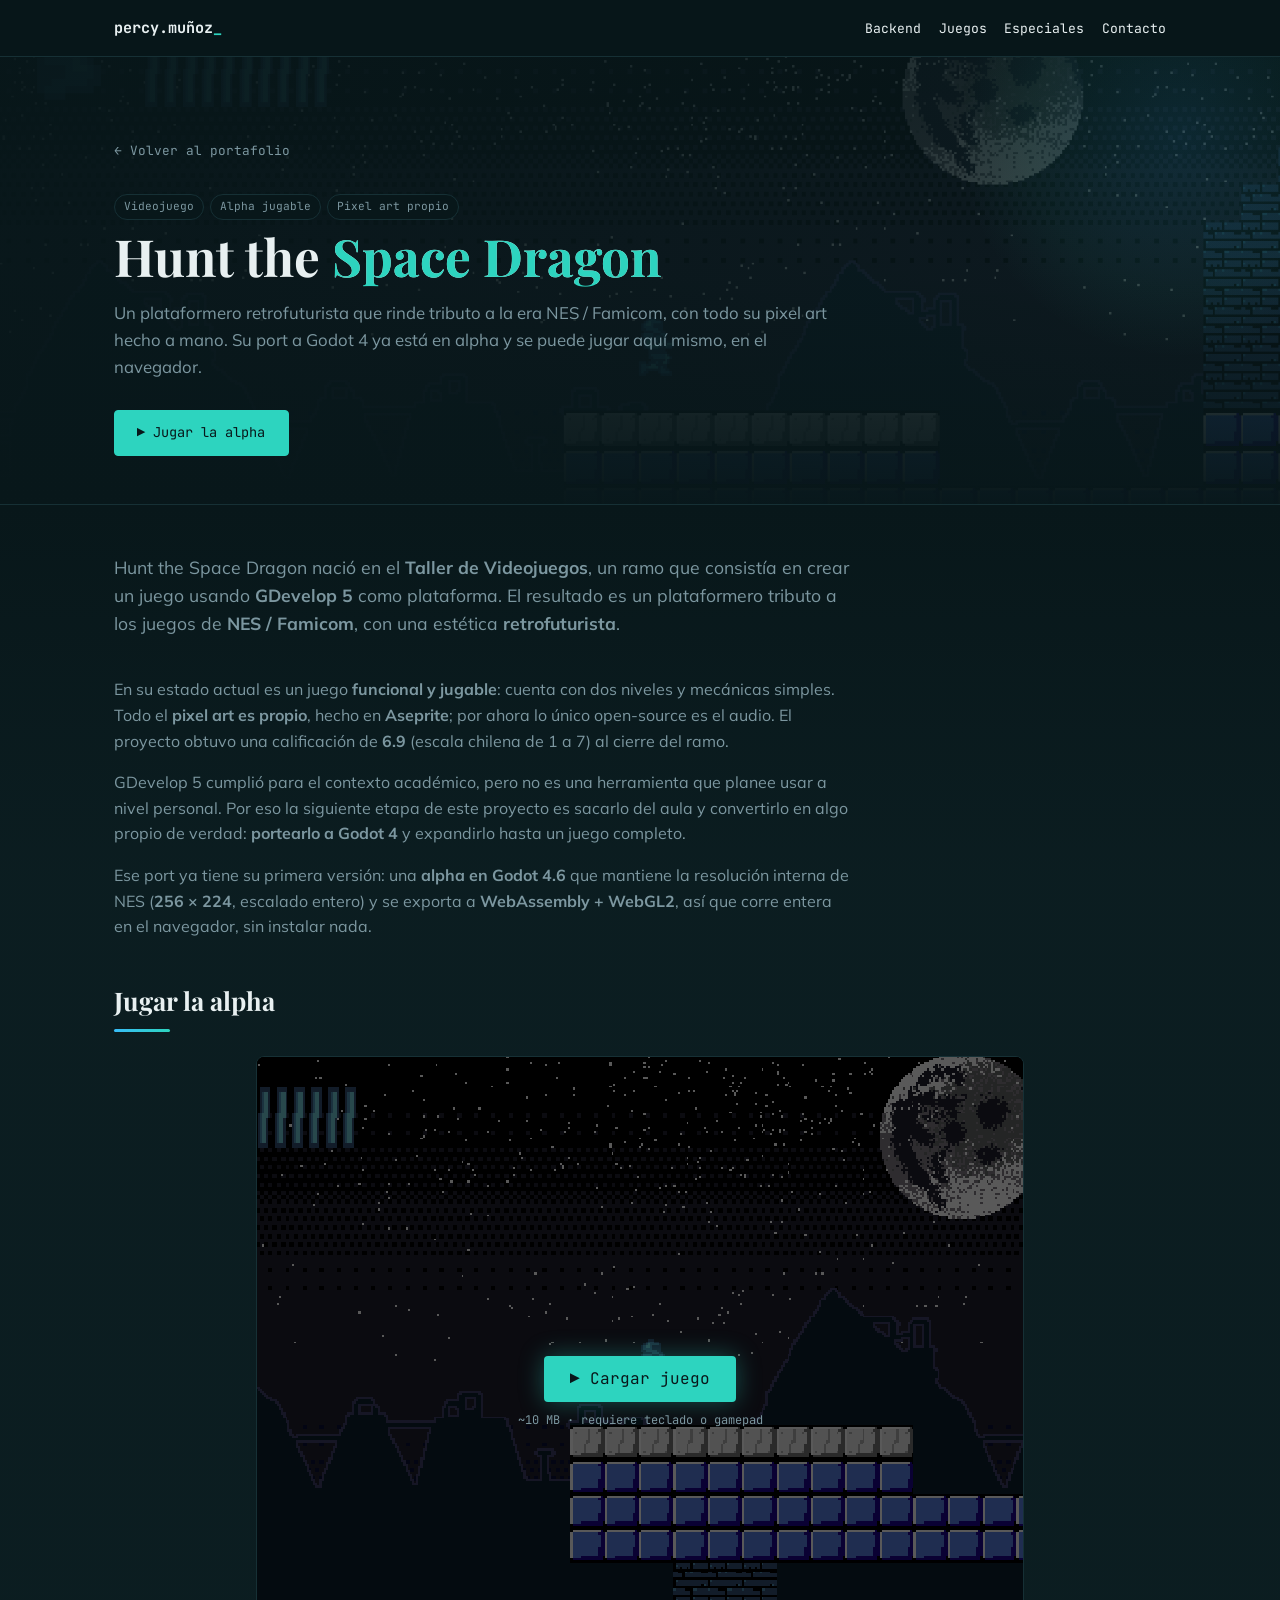
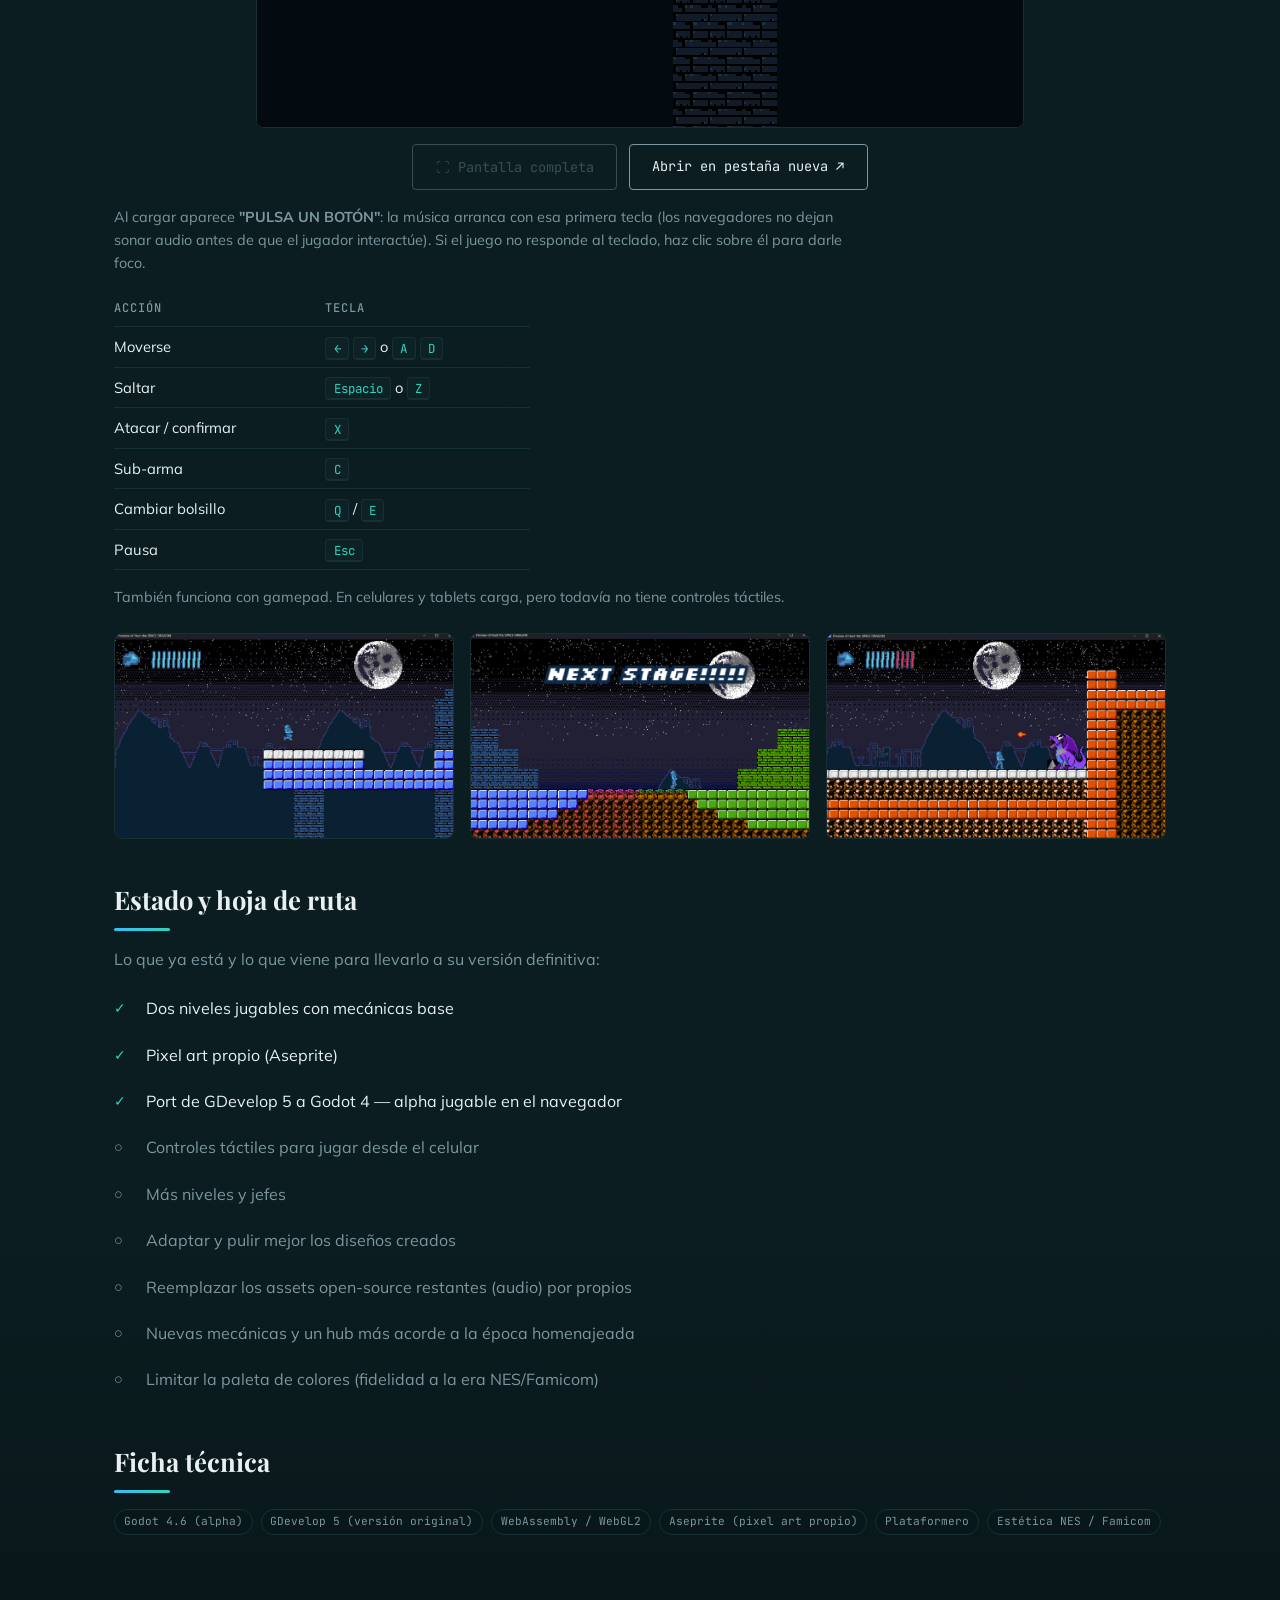
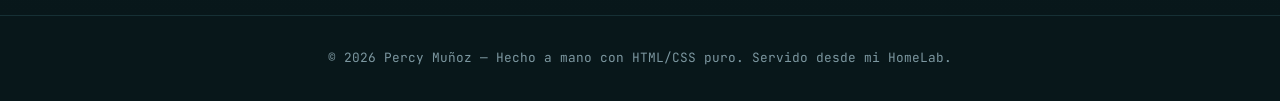
<file: src/proyectos/hunt-the-space-dragon.html>
<!DOCTYPE html>
<html lang="es">
<head>
  <meta charset="UTF-8">
  <meta name="viewport" content="width=device-width, initial-scale=1.0">
  <title>Hunt the Space Dragon — Percy Muñoz</title>
  <meta name="description" content="Hunt the Space Dragon: plataformero retrofuturista tributo a la era NES/Famicom con pixel art propio hecho en Aseprite. Nacido en GDevelop 5 y ahora migrado a Godot 4: la versión alpha se juega directo en el navegador.">

  <link rel="icon" href="../favicon.ico">

  <link rel="preconnect" href="https://fonts.googleapis.com">
  <link rel="preconnect" href="https://fonts.gstatic.com" crossorigin>
  <link href="https://fonts.googleapis.com/css2?family=Playfair+Display:wght@500;600;700&family=JetBrains+Mono:wght@400;500;700&family=Mulish:wght@300;400;600;700&display=swap" rel="stylesheet">

  <link rel="stylesheet" href="../assets/css/styles.css?v=9">
</head>
<body>

  <div id="scroll-progress" aria-hidden="true"></div>

  <!-- ================= HEADER ================= -->
  <header>
    <nav class="nav">
      <a href="../index.html" class="nav-logo">percy.muñoz<span class="accent-gamedev">_</span></a>
      <ul class="nav-links">
        <li><a href="../index.html#backend">Backend</a></li>
        <li><a href="../index.html#juegos">Juegos</a></li>
        <li><a href="../index.html#especiales">Especiales</a></li>
        <li><a href="../index.html#contacto">Contacto</a></li>
      </ul>
    </nav>
  </header>

  <main>

    <!-- ================= HERO DEL PROYECTO ================= -->
    <section class="project-hero">
      <div class="container">
        <a href="../index.html#juegos" class="back-link">← Volver al portafolio</a>

        <div class="project-meta">
          <span class="tag">Videojuego</span>
          <span class="tag">Alpha jugable</span>
          <span class="tag">Pixel art propio</span>
        </div>

        <h1 class="project-title">Hunt the <span class="accent-gamedev">Space Dragon</span></h1>
        <p class="project-subtitle">
          Un plataformero retrofuturista que rinde tributo a la era NES / Famicom, con todo su pixel
          art hecho a mano. Su port a Godot 4 ya está en alpha y se puede jugar aquí mismo, en el
          navegador.
        </p>

        <div class="hero-actions">
          <a class="btn btn-primary accent-gamedev-btn" href="#jugar">▶ Jugar la alpha</a>
        </div>
      </div>
    </section>

    <!-- ================= CUERPO DEL CASO ================= -->
    <section class="project-body">
      <div class="container">

        <p class="lead">
          Hunt the Space Dragon nació en el <strong>Taller de Videojuegos</strong>, un ramo que
          consistía en crear un juego usando <strong>GDevelop 5</strong> como plataforma. El resultado
          es un plataformero tributo a los juegos de <strong>NES / Famicom</strong>, con una estética
          <strong>retrofuturista</strong>.
        </p>

        <p>
          En su estado actual es un juego <strong>funcional y jugable</strong>: cuenta con dos niveles
          y mecánicas simples. Todo el <strong>pixel art es propio</strong>, hecho en
          <strong>Aseprite</strong>; por ahora lo único open-source es el audio. El proyecto obtuvo una
          calificación de <strong>6.9</strong> (escala chilena de 1 a 7) al cierre del ramo.
        </p>

        <p>
          GDevelop 5 cumplió para el contexto académico, pero no es una herramienta que planee usar a
          nivel personal. Por eso la siguiente etapa de este proyecto es sacarlo del aula y convertirlo
          en algo propio de verdad: <strong>portearlo a Godot 4</strong> y expandirlo hasta un juego
          completo.
        </p>

        <p>
          Ese port ya tiene su primera versión: una <strong>alpha en Godot 4.6</strong> que mantiene la
          resolución interna de NES (<strong>256 × 224</strong>, escalado entero) y se exporta a
          <strong>WebAssembly + WebGL2</strong>, así que corre entera en el navegador, sin instalar nada.
        </p>

        <!-- ================= JUGAR ================= -->
        <h2 id="jugar">Jugar la alpha</h2>
        <div class="game-embed" data-game-embed data-src="../assets/games/hunt-the-space-dragon/index.html">
          <div class="game-frame">
            <button type="button" class="game-start" data-game-start>
              <img src="../assets/img/hunt-the-space-dragon/hunt-the-space-dragon-01.png" alt="" loading="lazy">
              <span class="game-start-label">▶ Cargar juego</span>
              <span class="game-start-note">~10 MB · requiere teclado o gamepad</span>
            </button>
          </div>
          <div class="game-toolbar">
            <button type="button" class="btn" data-game-fullscreen disabled>⛶ Pantalla completa</button>
            <a class="btn" href="../assets/games/hunt-the-space-dragon/index.html" target="_blank" rel="noopener">Abrir en pestaña nueva ↗</a>
          </div>
        </div>

        <p class="game-hint">
          Al cargar aparece <strong>"PULSA UN BOTÓN"</strong>: la música arranca con esa primera tecla
          (los navegadores no dejan sonar audio antes de que el jugador interactúe). Si el juego no
          responde al teclado, haz clic sobre él para darle foco.
        </p>

        <table class="controls-table">
          <thead><tr><th>Acción</th><th>Tecla</th></tr></thead>
          <tbody>
            <tr><td>Moverse</td><td><kbd>←</kbd> <kbd>→</kbd> o <kbd>A</kbd> <kbd>D</kbd></td></tr>
            <tr><td>Saltar</td><td><kbd>Espacio</kbd> o <kbd>Z</kbd></td></tr>
            <tr><td>Atacar / confirmar</td><td><kbd>X</kbd></td></tr>
            <tr><td>Sub-arma</td><td><kbd>C</kbd></td></tr>
            <tr><td>Cambiar bolsillo</td><td><kbd>Q</kbd> / <kbd>E</kbd></td></tr>
            <tr><td>Pausa</td><td><kbd>Esc</kbd></td></tr>
          </tbody>
        </table>
        <p class="game-hint">
          También funciona con gamepad. En celulares y tablets carga, pero todavía no tiene controles
          táctiles.
        </p>

        <!-- Capturas del proyecto -->
        <div class="shot-grid">
          <a class="shot-link" href="../assets/img/hunt-the-space-dragon/hunt-the-space-dragon-01.png" target="_blank" rel="noopener"><img class="project-shot" src="../assets/img/hunt-the-space-dragon/hunt-the-space-dragon-01.png" alt="Nivel espacial de Hunt the Space Dragon en pixel art" width="1587" height="946" loading="lazy"></a>
          <a class="shot-link" href="../assets/img/hunt-the-space-dragon/hunt-the-space-dragon-02.png" target="_blank" rel="noopener"><img class="project-shot" src="../assets/img/hunt-the-space-dragon/hunt-the-space-dragon-02.png" alt="Pantalla de transición "NEXT STAGE!!!" entre niveles" width="1590" height="951" loading="lazy"></a>
          <a class="shot-link" href="../assets/img/hunt-the-space-dragon/hunt-the-space-dragon-03.png" target="_blank" rel="noopener"><img class="project-shot" src="../assets/img/hunt-the-space-dragon/hunt-the-space-dragon-03.png" alt="Encuentro con el dragón en el segundo nivel" width="1591" height="957" loading="lazy"></a>
        </div>

        <!-- ================= ROADMAP ================= -->
        <h2>Estado y hoja de ruta</h2>
        <p>Lo que ya está y lo que viene para llevarlo a su versión definitiva:</p>
        <ul class="roadmap">
          <li class="done">Dos niveles jugables con mecánicas base</li>
          <li class="done">Pixel art propio (Aseprite)</li>
          <li class="done">Port de GDevelop 5 a Godot 4 — alpha jugable en el navegador</li>
          <li class="todo">Controles táctiles para jugar desde el celular</li>
          <li class="todo">Más niveles y jefes</li>
          <li class="todo">Adaptar y pulir mejor los diseños creados</li>
          <li class="todo">Reemplazar los assets open-source restantes (audio) por propios</li>
          <li class="todo">Nuevas mecánicas y un hub más acorde a la época homenajeada</li>
          <li class="todo">Limitar la paleta de colores (fidelidad a la era NES/Famicom)</li>
        </ul>

        <!-- ================= FICHA TÉCNICA ================= -->
        <h2>Ficha técnica</h2>
        <div class="tech-list">
          <span class="tag">Godot 4.6 (alpha)</span>
          <span class="tag">GDevelop 5 (versión original)</span>
          <span class="tag">WebAssembly / WebGL2</span>
          <span class="tag">Aseprite (pixel art propio)</span>
          <span class="tag">Plataformero</span>
          <span class="tag">Estética NES / Famicom</span>
        </div>

      </div>
    </section>

  </main>

  <!-- ================= FOOTER ================= -->
  <footer>
    <p>© 2026 Percy Muñoz — Hecho a mano con HTML/CSS puro. Servido desde mi HomeLab.</p>
  </footer>

  <!-- ================= SCRIPT: animaciones e interacción (compartido) ================= -->
  <script src="../assets/js/site.js?v=4"></script>

</body>
</html>
</file>
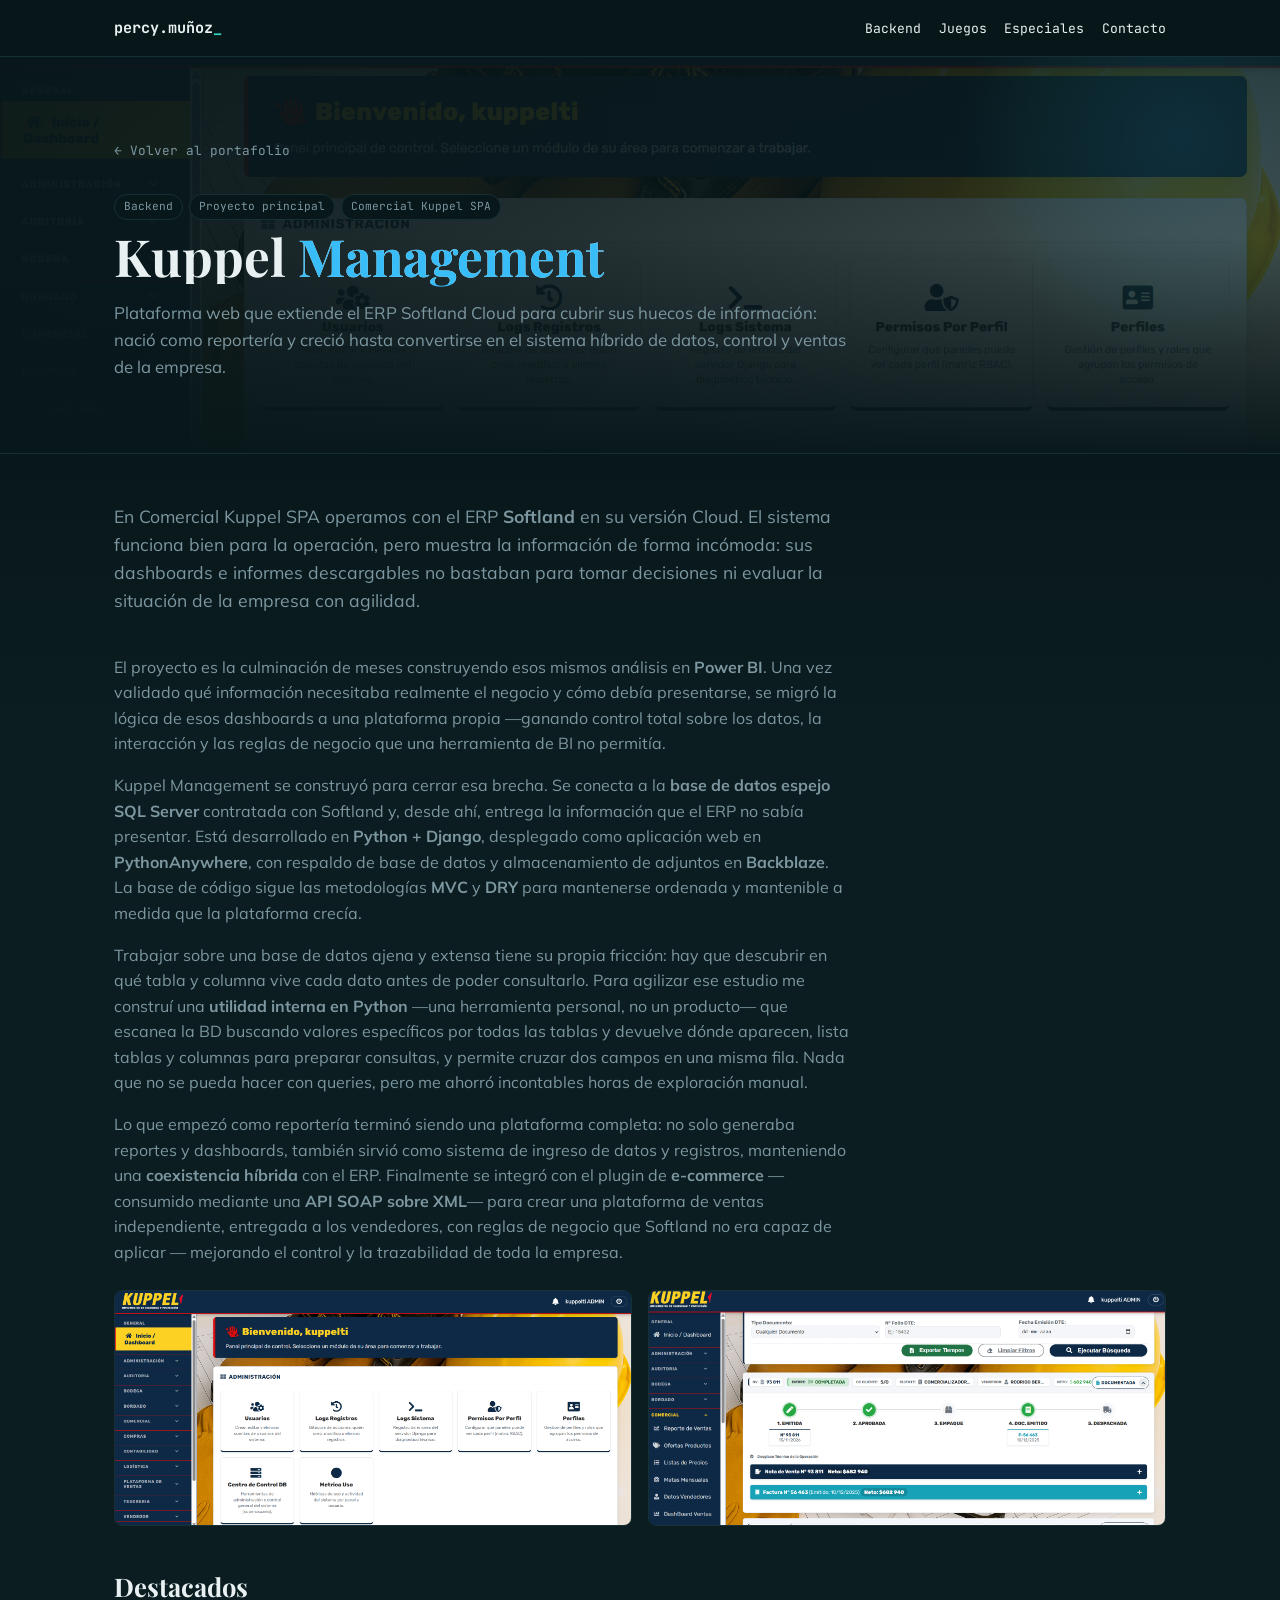
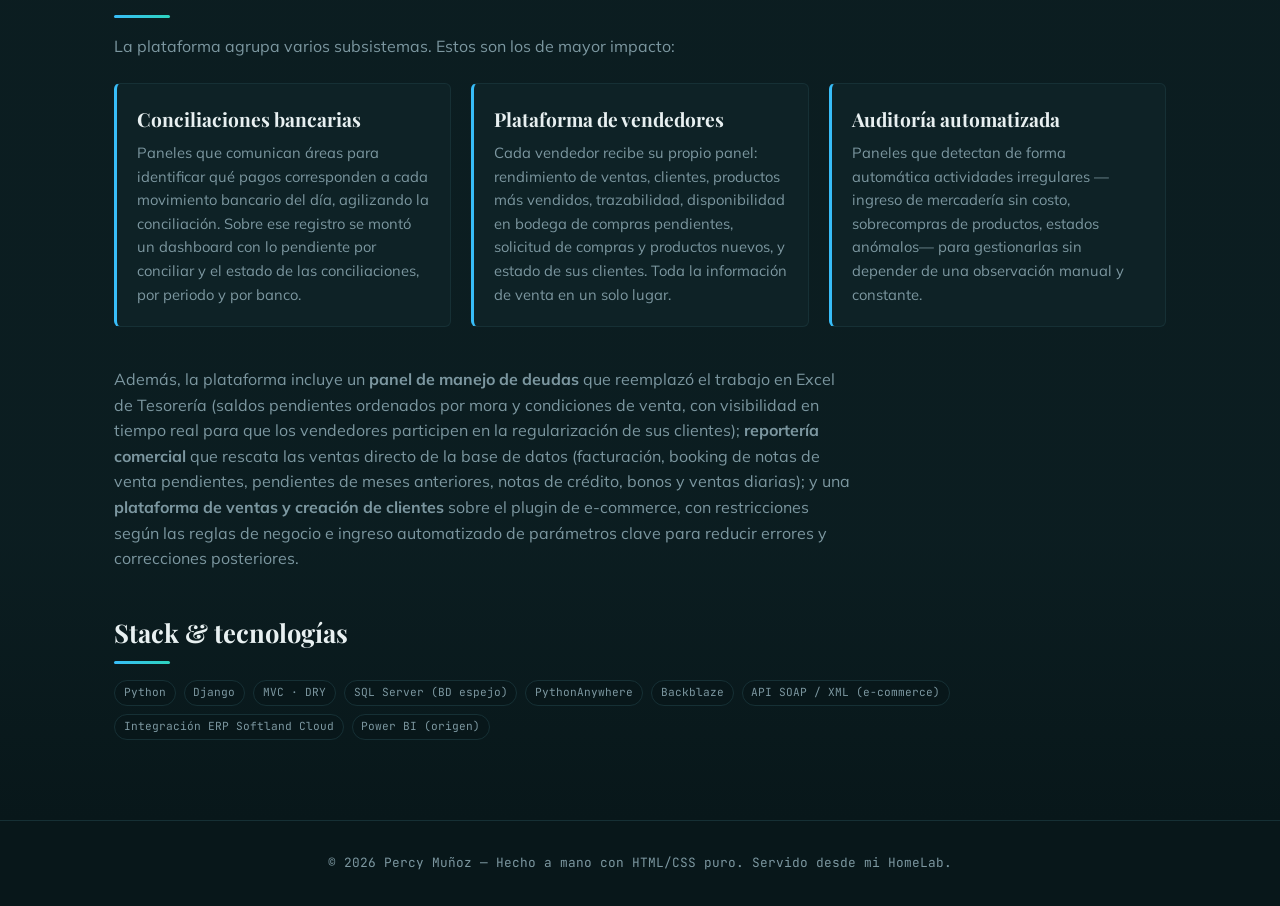
<file: src/proyectos/kuppel.html>
<!DOCTYPE html>
<html lang="es">
<head>
  <meta charset="UTF-8">
  <meta name="viewport" content="width=device-width, initial-scale=1.0">
  <title>Kuppel Management — Percy Muñoz</title>
  <meta name="description" content="Kuppel Management: plataforma web Django que extiende el ERP Softland Cloud de Comercial Kuppel SPA con reportería, dashboards, conciliaciones bancarias, gestión de deudas y una plataforma de ventas independiente.">

  <link rel="icon" href="../favicon.ico">

  <link rel="preconnect" href="https://fonts.googleapis.com">
  <link rel="preconnect" href="https://fonts.gstatic.com" crossorigin>
  <link href="https://fonts.googleapis.com/css2?family=Playfair+Display:wght@500;600;700&family=JetBrains+Mono:wght@400;500;700&family=Mulish:wght@300;400;600;700&display=swap" rel="stylesheet">

  <link rel="stylesheet" href="../assets/css/styles.css?v=9">
</head>
<body>

  <div id="scroll-progress" aria-hidden="true"></div>

  <!-- ================= HEADER ================= -->
  <header>
    <nav class="nav">
      <a href="../index.html" class="nav-logo">percy.muñoz<span class="accent-gamedev">_</span></a>
      <ul class="nav-links">
        <li><a href="../index.html#backend">Backend</a></li>
        <li><a href="../index.html#juegos">Juegos</a></li>
        <li><a href="../index.html#especiales">Especiales</a></li>
        <li><a href="../index.html#contacto">Contacto</a></li>
      </ul>
    </nav>
  </header>

  <main>

    <!-- ================= HERO DEL PROYECTO ================= -->
    <section class="project-hero">
      <div class="container">
        <a href="../index.html#backend" class="back-link">← Volver al portafolio</a>

        <div class="project-meta">
          <span class="tag">Backend</span>
          <span class="tag">Proyecto principal</span>
          <span class="tag">Comercial Kuppel SPA</span>
        </div>

        <h1 class="project-title">Kuppel <span class="accent-backend">Management</span></h1>
        <p class="project-subtitle">
          Plataforma web que extiende el ERP Softland Cloud para cubrir sus huecos de información:
          nació como reportería y creció hasta convertirse en el sistema híbrido de datos, control
          y ventas de la empresa.
        </p>
      </div>
    </section>

    <!-- ================= CUERPO DEL CASO ================= -->
    <section class="project-body">
      <div class="container">

        <p class="lead">
          En Comercial Kuppel SPA operamos con el ERP <strong>Softland</strong> en su versión Cloud.
          El sistema funciona bien para la operación, pero muestra la información de forma incómoda:
          sus dashboards e informes descargables no bastaban para tomar decisiones ni evaluar la
          situación de la empresa con agilidad.
        </p>

        <p>
          El proyecto es la culminación de meses construyendo esos mismos análisis en <strong>Power
          BI</strong>. Una vez validado qué información necesitaba realmente el negocio y cómo debía
          presentarse, se migró la lógica de esos dashboards a una plataforma propia —ganando control
          total sobre los datos, la interacción y las reglas de negocio que una herramienta de BI no
          permitía.
        </p>

        <p>
          Kuppel Management se construyó para cerrar esa brecha. Se conecta a la <strong>base de datos
          espejo SQL Server</strong> contratada con Softland y, desde ahí, entrega la información que
          el ERP no sabía presentar. Está desarrollado en <strong>Python + Django</strong>, desplegado
          como aplicación web en <strong>PythonAnywhere</strong>, con respaldo de base de datos y
          almacenamiento de adjuntos en <strong>Backblaze</strong>. La base de código sigue las
          metodologías <strong>MVC</strong> y <strong>DRY</strong> para mantenerse ordenada y
          mantenible a medida que la plataforma crecía.
        </p>

        <p>
          Trabajar sobre una base de datos ajena y extensa tiene su propia fricción: hay que descubrir
          en qué tabla y columna vive cada dato antes de poder consultarlo. Para agilizar ese estudio me
          construí una <strong>utilidad interna en Python</strong> —una herramienta personal, no un
          producto— que escanea la BD buscando valores específicos por todas las tablas y devuelve dónde
          aparecen, lista tablas y columnas para preparar consultas, y permite cruzar dos campos en una
          misma fila. Nada que no se pueda hacer con queries, pero me ahorró incontables horas de
          exploración manual.
        </p>

        <p>
          Lo que empezó como reportería terminó siendo una plataforma completa: no solo generaba
          reportes y dashboards, también sirvió como sistema de ingreso de datos y registros,
          manteniendo una <strong>coexistencia híbrida</strong> con el ERP. Finalmente se integró con
          el plugin de <strong>e-commerce</strong> —consumido mediante una <strong>API SOAP sobre
          XML</strong>— para crear una plataforma de ventas independiente, entregada a los vendedores,
          con reglas de negocio que Softland no era capaz de aplicar — mejorando el control y la
          trazabilidad de toda la empresa.
        </p>

        <!-- Capturas del proyecto -->
        <div class="shot-grid">
          <a class="shot-link" href="../assets/img/kuppel/kuppel-01.png" target="_blank" rel="noopener"><img class="project-shot" src="../assets/img/kuppel/kuppel-01.png" alt="Panel principal de Kuppel Management con sus módulos de administración" width="1890" height="857" loading="lazy"></a>
          <a class="shot-link" href="../assets/img/kuppel/kuppel-02.png" target="_blank" rel="noopener"><img class="project-shot" src="../assets/img/kuppel/kuppel-02.png" alt="Módulo comercial: búsqueda y estado de documentos de venta" width="1892" height="842" loading="lazy"></a>
        </div>

        <!-- ================= DESTACADOS ================= -->
        <h2>Destacados</h2>
        <p>
          La plataforma agrupa varios subsistemas. Estos son los de mayor impacto:
        </p>

        <div class="feature-grid">
          <div class="feature">
            <h3>Conciliaciones bancarias</h3>
            <p>
              Paneles que comunican áreas para identificar qué pagos corresponden a cada movimiento
              bancario del día, agilizando la conciliación. Sobre ese registro se montó un dashboard
              con lo pendiente por conciliar y el estado de las conciliaciones, por periodo y por banco.
            </p>
          </div>

          <div class="feature">
            <h3>Plataforma de vendedores</h3>
            <p>
              Cada vendedor recibe su propio panel: rendimiento de ventas, clientes, productos más
              vendidos, trazabilidad, disponibilidad en bodega de compras pendientes, solicitud de
              compras y productos nuevos, y estado de sus clientes. Toda la información de venta en un
              solo lugar.
            </p>
          </div>

          <div class="feature">
            <h3>Auditoría automatizada</h3>
            <p>
              Paneles que detectan de forma automática actividades irregulares —ingreso de mercadería
              sin costo, sobrecompras de productos, estados anómalos— para gestionarlas sin depender de
              una observación manual y constante.
            </p>
          </div>
        </div>

        <p>
          Además, la plataforma incluye un <strong>panel de manejo de deudas</strong> que reemplazó el
          trabajo en Excel de Tesorería (saldos pendientes ordenados por mora y condiciones de venta,
          con visibilidad en tiempo real para que los vendedores participen en la regularización de sus
          clientes); <strong>reportería comercial</strong> que rescata las ventas directo de la base de
          datos (facturación, booking de notas de venta pendientes, pendientes de meses anteriores,
          notas de crédito, bonos y ventas diarias); y una <strong>plataforma de ventas y creación de
          clientes</strong> sobre el plugin de e-commerce, con restricciones según las reglas de negocio
          e ingreso automatizado de parámetros clave para reducir errores y correcciones posteriores.
        </p>

        <!-- ================= FICHA TÉCNICA ================= -->
        <h2>Stack &amp; tecnologías</h2>
        <div class="tech-list">
          <span class="tag">Python</span>
          <span class="tag">Django</span>
          <span class="tag">MVC · DRY</span>
          <span class="tag">SQL Server (BD espejo)</span>
          <span class="tag">PythonAnywhere</span>
          <span class="tag">Backblaze</span>
          <span class="tag">API SOAP / XML (e-commerce)</span>
          <span class="tag">Integración ERP Softland Cloud</span>
          <span class="tag">Power BI (origen)</span>
        </div>

      </div>
    </section>

  </main>

  <!-- ================= FOOTER ================= -->
  <footer>
    <p>© 2026 Percy Muñoz — Hecho a mano con HTML/CSS puro. Servido desde mi HomeLab.</p>
  </footer>

  <!-- ================= SCRIPT: animaciones e interacción (compartido) ================= -->
  <script src="../assets/js/site.js?v=4"></script>

</body>
</html>
</file>
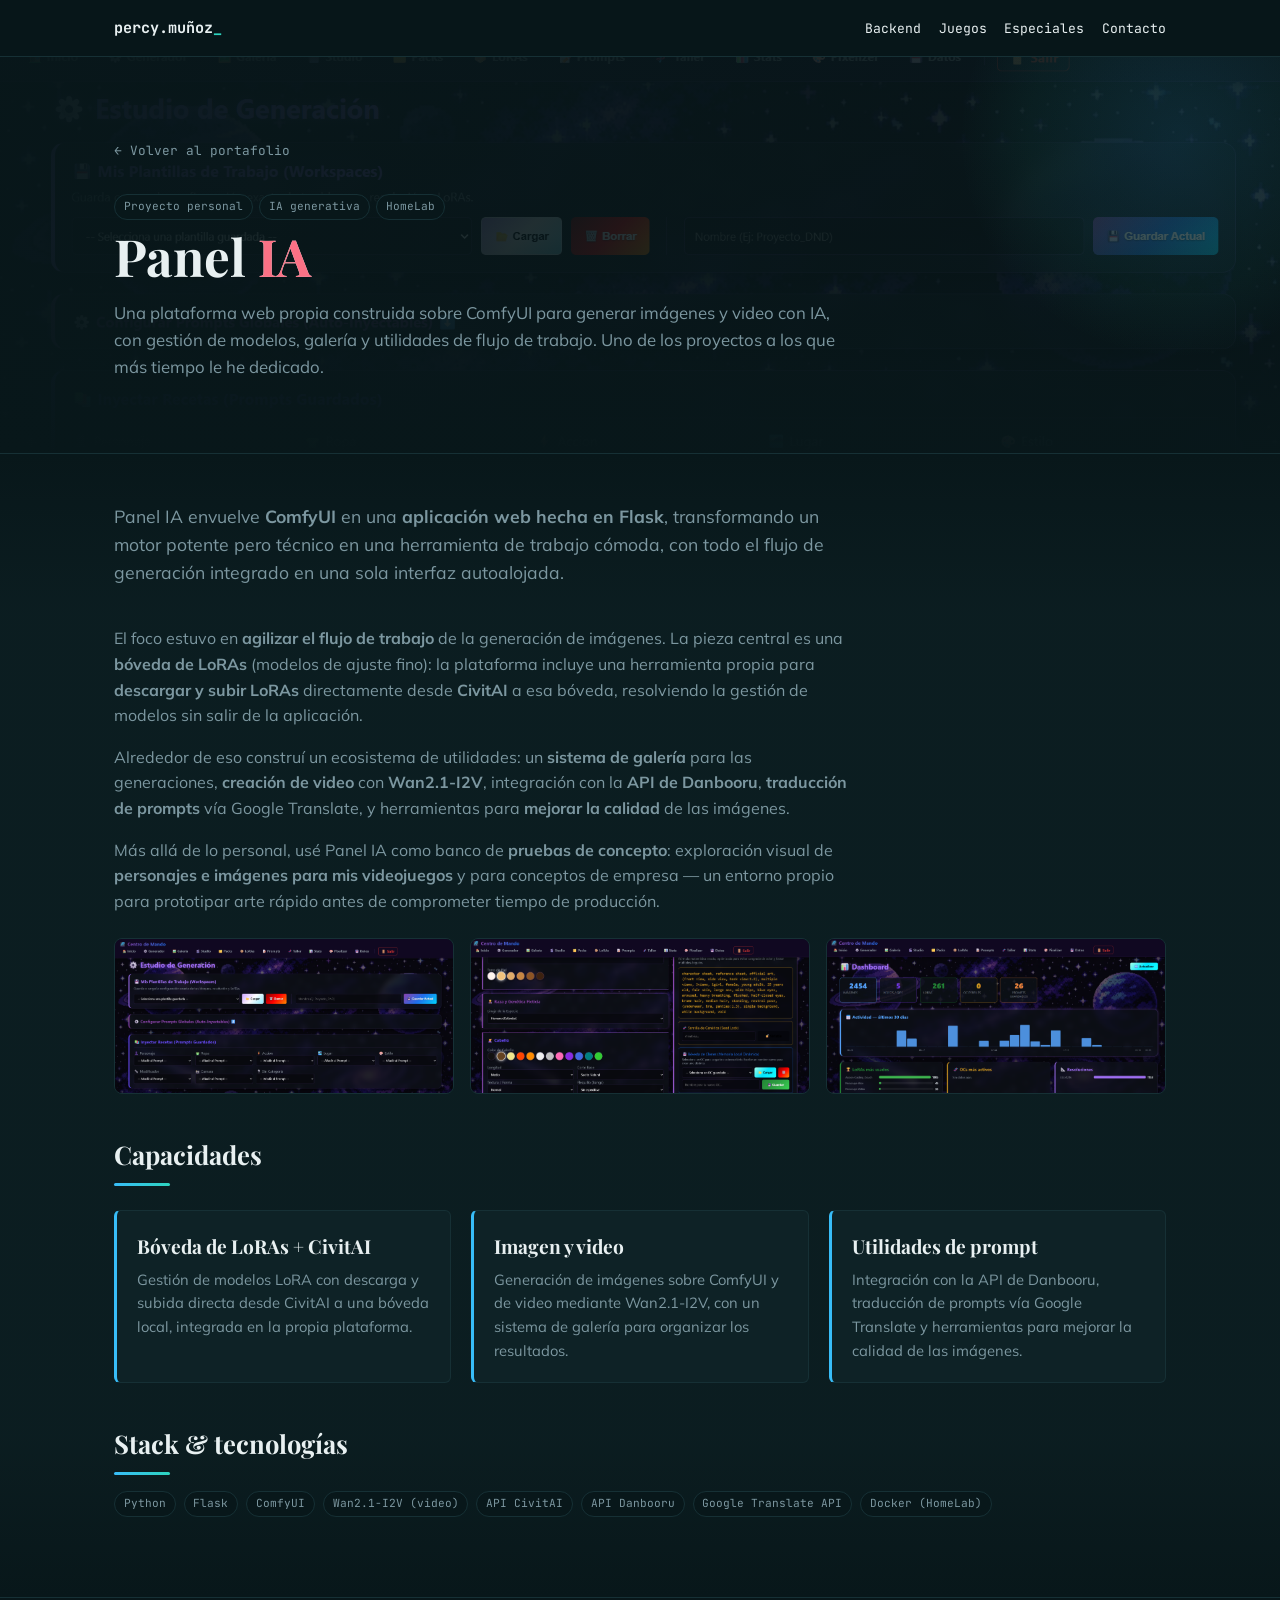
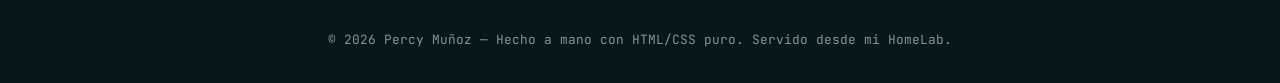
<file: src/proyectos/panel-ia.html>
<!DOCTYPE html>
<html lang="es">
<head>
  <meta charset="UTF-8">
  <meta name="viewport" content="width=device-width, initial-scale=1.0">
  <title>Panel IA — Percy Muñoz</title>
  <meta name="description" content="Panel IA: plataforma web en Flask construida sobre ComfyUI para generación de imágenes y video con IA. Bóveda de LoRAs con integración a CivitAI, galería, generación de video con Wan2.1-I2V, integración con Danbooru y utilidades de prompt. Autoalojada en el HomeLab.">

  <link rel="icon" href="../favicon.ico">

  <link rel="preconnect" href="https://fonts.googleapis.com">
  <link rel="preconnect" href="https://fonts.gstatic.com" crossorigin>
  <link href="https://fonts.googleapis.com/css2?family=Playfair+Display:wght@500;600;700&family=JetBrains+Mono:wght@400;500;700&family=Mulish:wght@300;400;600;700&display=swap" rel="stylesheet">

  <link rel="stylesheet" href="../assets/css/styles.css?v=9">
</head>
<body>

  <div id="scroll-progress" aria-hidden="true"></div>

  <!-- ================= HEADER ================= -->
  <header>
    <nav class="nav">
      <a href="../index.html" class="nav-logo">percy.muñoz<span class="accent-gamedev">_</span></a>
      <ul class="nav-links">
        <li><a href="../index.html#backend">Backend</a></li>
        <li><a href="../index.html#juegos">Juegos</a></li>
        <li><a href="../index.html#especiales">Especiales</a></li>
        <li><a href="../index.html#contacto">Contacto</a></li>
      </ul>
    </nav>
  </header>

  <main>

    <!-- ================= HERO DEL PROYECTO ================= -->
    <section class="project-hero">
      <div class="container">
        <a href="../index.html#especiales" class="back-link">← Volver al portafolio</a>

        <div class="project-meta">
          <span class="tag">Proyecto personal</span>
          <span class="tag">IA generativa</span>
          <span class="tag">HomeLab</span>
        </div>

        <h1 class="project-title">Panel <span class="accent-special">IA</span></h1>
        <p class="project-subtitle">
          Una plataforma web propia construida sobre ComfyUI para generar imágenes y video con IA, con
          gestión de modelos, galería y utilidades de flujo de trabajo. Uno de los proyectos a los que
          más tiempo le he dedicado.
        </p>
      </div>
    </section>

    <!-- ================= CUERPO DEL CASO ================= -->
    <section class="project-body">
      <div class="container">

        <p class="lead">
          Panel IA envuelve <strong>ComfyUI</strong> en una <strong>aplicación web hecha en
          Flask</strong>, transformando un motor potente pero técnico en una herramienta de trabajo
          cómoda, con todo el flujo de generación integrado en una sola interfaz autoalojada.
        </p>

        <p>
          El foco estuvo en <strong>agilizar el flujo de trabajo</strong> de la generación de imágenes.
          La pieza central es una <strong>bóveda de LoRAs</strong> (modelos de ajuste fino): la
          plataforma incluye una herramienta propia para <strong>descargar y subir LoRAs</strong>
          directamente desde <strong>CivitAI</strong> a esa bóveda, resolviendo la gestión de modelos
          sin salir de la aplicación.
        </p>

        <p>
          Alrededor de eso construí un ecosistema de utilidades: un <strong>sistema de galería</strong>
          para las generaciones, <strong>creación de video</strong> con <strong>Wan2.1-I2V</strong>,
          integración con la <strong>API de Danbooru</strong>, <strong>traducción de prompts</strong>
          vía Google Translate, y herramientas para <strong>mejorar la calidad</strong> de las imágenes.
        </p>

        <p>
          Más allá de lo personal, usé Panel IA como banco de <strong>pruebas de concepto</strong>:
          exploración visual de <strong>personajes e imágenes para mis videojuegos</strong> y para
          conceptos de empresa — un entorno propio para prototipar arte rápido antes de comprometer
          tiempo de producción.
        </p>

        <!-- Capturas del proyecto -->
        <div class="shot-grid">
          <a class="shot-link" href="../assets/img/panel-ia/panel-ia-01.png" target="_blank" rel="noopener"><img class="project-shot" src="../assets/img/panel-ia/panel-ia-01.png" alt="Estudio de generación de Panel IA con plantillas de trabajo" width="1890" height="856" loading="lazy"></a>
          <a class="shot-link" href="../assets/img/panel-ia/panel-ia-02.png" target="_blank" rel="noopener"><img class="project-shot" src="../assets/img/panel-ia/panel-ia-02.png" alt="Módulo de construcción de prompts con paletas y rasgos" width="1896" height="851" loading="lazy"></a>
          <a class="shot-link" href="../assets/img/panel-ia/panel-ia-03.png" target="_blank" rel="noopener"><img class="project-shot" src="../assets/img/panel-ia/panel-ia-03.png" alt="Dashboard de Panel IA con actividad y métricas de generación" width="1861" height="845" loading="lazy"></a>
        </div>

        <!-- ================= CAPACIDADES ================= -->
        <h2>Capacidades</h2>

        <div class="feature-grid">
          <div class="feature">
            <h3>Bóveda de LoRAs + CivitAI</h3>
            <p>
              Gestión de modelos LoRA con descarga y subida directa desde CivitAI a una bóveda local,
              integrada en la propia plataforma.
            </p>
          </div>

          <div class="feature">
            <h3>Imagen y video</h3>
            <p>
              Generación de imágenes sobre ComfyUI y de video mediante Wan2.1-I2V, con un sistema de
              galería para organizar los resultados.
            </p>
          </div>

          <div class="feature">
            <h3>Utilidades de prompt</h3>
            <p>
              Integración con la API de Danbooru, traducción de prompts vía Google Translate y
              herramientas para mejorar la calidad de las imágenes.
            </p>
          </div>
        </div>

        <!-- ================= FICHA TÉCNICA ================= -->
        <h2>Stack &amp; tecnologías</h2>
        <div class="tech-list">
          <span class="tag">Python</span>
          <span class="tag">Flask</span>
          <span class="tag">ComfyUI</span>
          <span class="tag">Wan2.1-I2V (video)</span>
          <span class="tag">API CivitAI</span>
          <span class="tag">API Danbooru</span>
          <span class="tag">Google Translate API</span>
          <span class="tag">Docker (HomeLab)</span>
        </div>

      </div>
    </section>

  </main>

  <!-- ================= FOOTER ================= -->
  <footer>
    <p>© 2026 Percy Muñoz — Hecho a mano con HTML/CSS puro. Servido desde mi HomeLab.</p>
  </footer>

  <!-- ================= SCRIPT: animaciones e interacción (compartido) ================= -->
  <script src="../assets/js/site.js?v=4"></script>

</body>
</html>
</file>
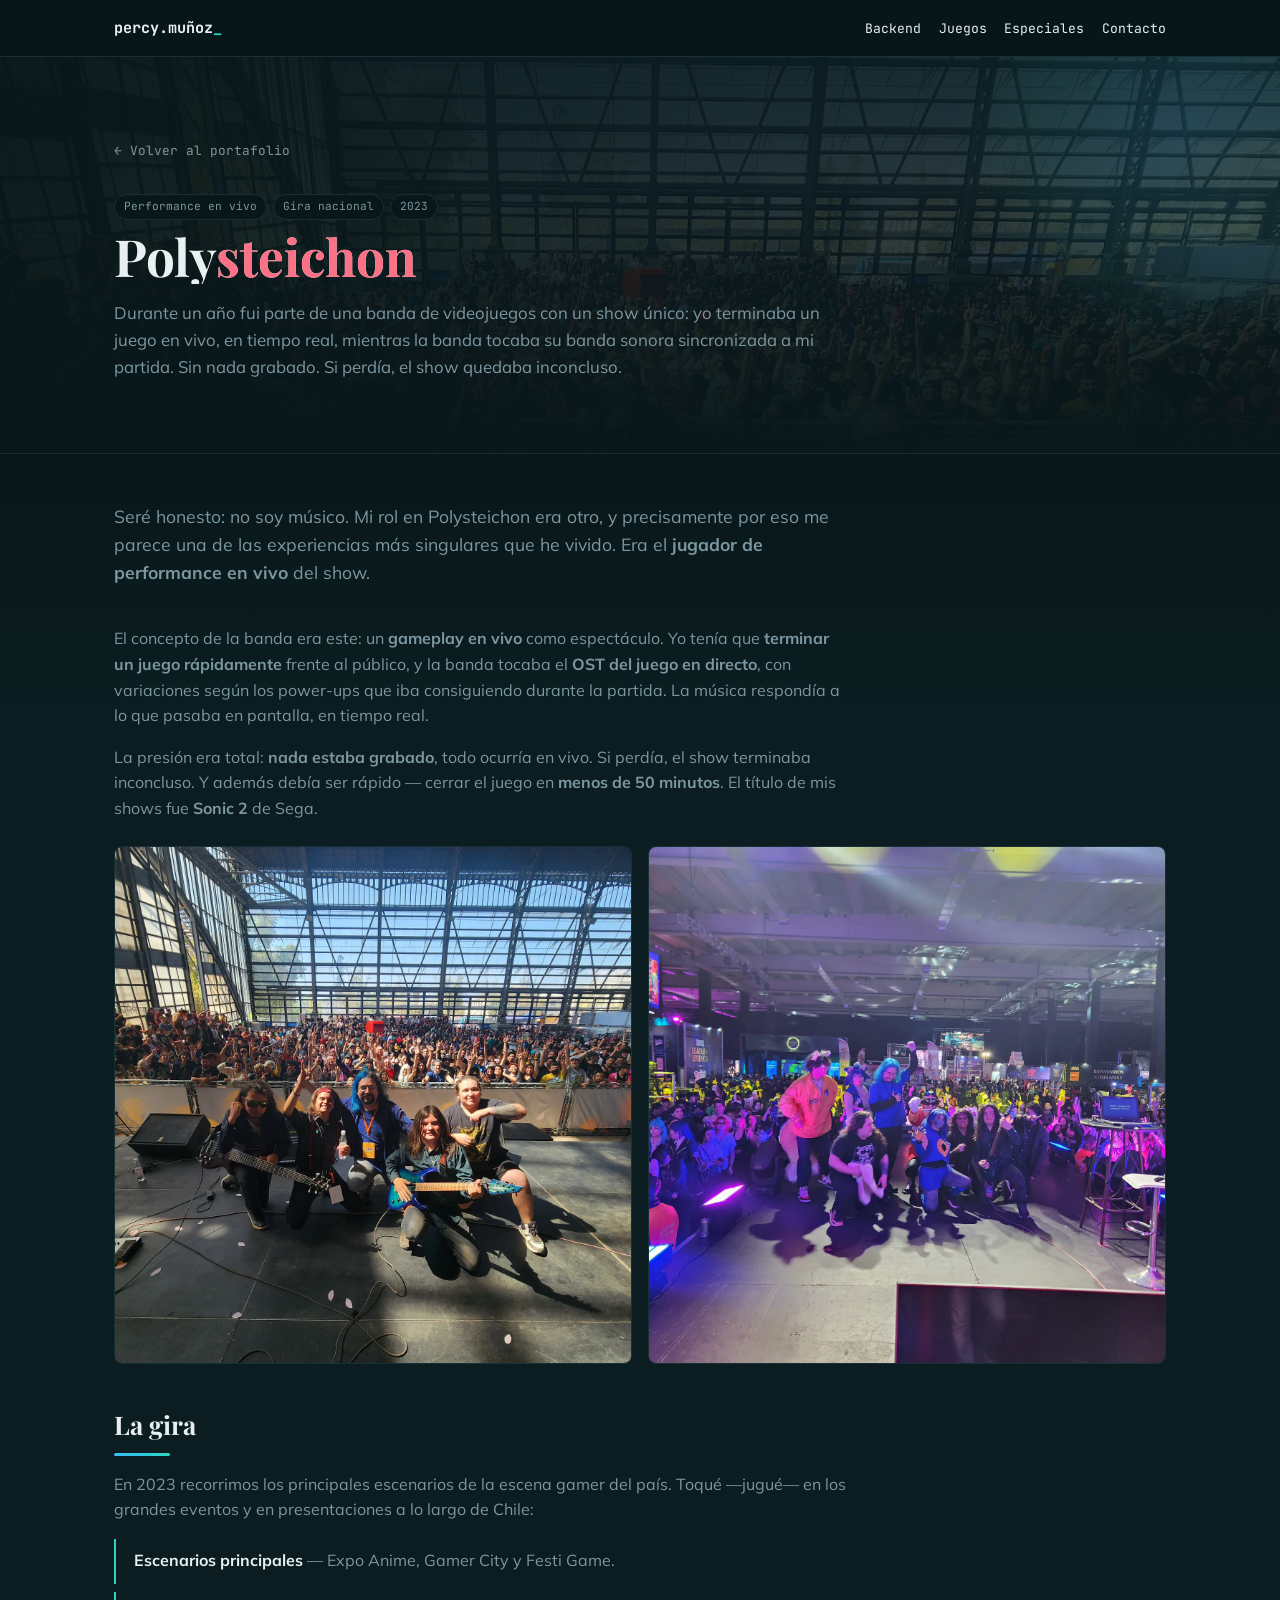
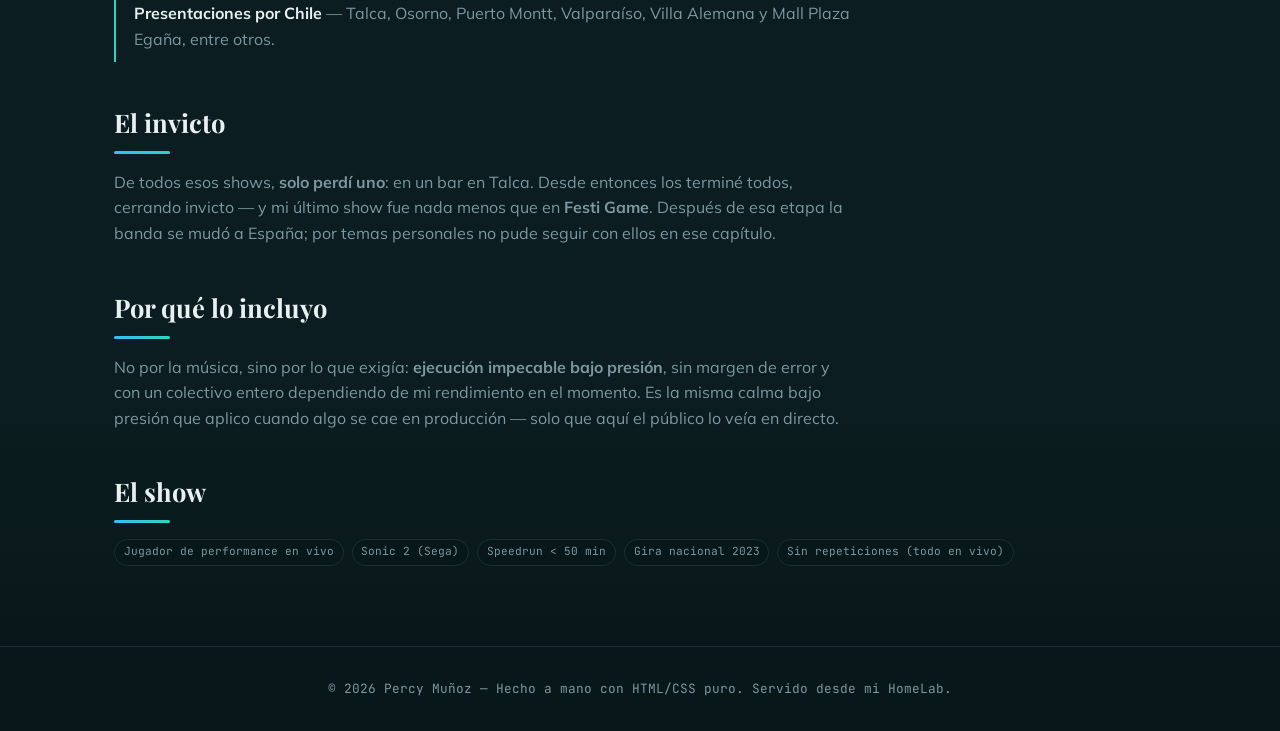
<file: src/proyectos/polysteichon.html>
<!DOCTYPE html>
<html lang="es">
<head>
  <meta charset="UTF-8">
  <meta name="viewport" content="width=device-width, initial-scale=1.0">
  <title>Polysteichon — Percy Muñoz</title>
  <meta name="description" content="Polysteichon: banda de videojuegos con la que Percy giró por Chile en 2023 como jugador de performance en vivo — terminaba Sonic 2 en tiempo real mientras la banda tocaba su OST, sin nada grabado. Invicto salvo una vez.">

  <link rel="icon" href="../favicon.ico">

  <link rel="preconnect" href="https://fonts.googleapis.com">
  <link rel="preconnect" href="https://fonts.gstatic.com" crossorigin>
  <link href="https://fonts.googleapis.com/css2?family=Playfair+Display:wght@500;600;700&family=JetBrains+Mono:wght@400;500;700&family=Mulish:wght@300;400;600;700&display=swap" rel="stylesheet">

  <link rel="stylesheet" href="../assets/css/styles.css?v=9">
</head>
<body>

  <div id="scroll-progress" aria-hidden="true"></div>

  <!-- ================= HEADER ================= -->
  <header>
    <nav class="nav">
      <a href="../index.html" class="nav-logo">percy.muñoz<span class="accent-gamedev">_</span></a>
      <ul class="nav-links">
        <li><a href="../index.html#backend">Backend</a></li>
        <li><a href="../index.html#juegos">Juegos</a></li>
        <li><a href="../index.html#especiales">Especiales</a></li>
        <li><a href="../index.html#contacto">Contacto</a></li>
      </ul>
    </nav>
  </header>

  <main>

    <!-- ================= HERO DEL PROYECTO ================= -->
    <section class="project-hero">
      <div class="container">
        <a href="../index.html#especiales" class="back-link">← Volver al portafolio</a>

        <div class="project-meta">
          <span class="tag">Performance en vivo</span>
          <span class="tag">Gira nacional</span>
          <span class="tag">2023</span>
        </div>

        <h1 class="project-title">Poly<span class="accent-special">steichon</span></h1>
        <p class="project-subtitle">
          Durante un año fui parte de una banda de videojuegos con un show único: yo terminaba un juego
          en vivo, en tiempo real, mientras la banda tocaba su banda sonora sincronizada a mi partida.
          Sin nada grabado. Si perdía, el show quedaba inconcluso.
        </p>
      </div>
    </section>

    <!-- ================= CUERPO DEL CASO ================= -->
    <section class="project-body">
      <div class="container">

        <p class="lead">
          Seré honesto: no soy músico. Mi rol en Polysteichon era otro, y precisamente por eso me
          parece una de las experiencias más singulares que he vivido. Era el <strong>jugador de
          performance en vivo</strong> del show.
        </p>

        <p>
          El concepto de la banda era este: un <strong>gameplay en vivo</strong> como espectáculo. Yo
          tenía que <strong>terminar un juego rápidamente</strong> frente al público, y la banda tocaba
          el <strong>OST del juego en directo</strong>, con variaciones según los power-ups que iba
          consiguiendo durante la partida. La música respondía a lo que pasaba en pantalla, en tiempo
          real.
        </p>

        <p>
          La presión era total: <strong>nada estaba grabado</strong>, todo ocurría en vivo. Si perdía,
          el show terminaba inconcluso. Y además debía ser rápido — cerrar el juego en <strong>menos de
          50 minutos</strong>. El título de mis shows fue <strong>Sonic 2</strong> de Sega.
        </p>

        <!-- Capturas del proyecto -->
        <div class="shot-grid">
          <a class="shot-link" href="../assets/img/polysteichon/polysteichon-01.jpg" target="_blank" rel="noopener"><img class="project-shot" src="../assets/img/polysteichon/polysteichon-01.jpg" alt="Polysteichon y equipo en el escenario tras un show de la gira" width="1440" height="1440" loading="lazy"></a>
          <a class="shot-link" href="../assets/img/polysteichon/polysteichon-02.jpg" target="_blank" rel="noopener"><img class="project-shot" src="../assets/img/polysteichon/polysteichon-02.jpg" alt="Show en vivo de Polysteichon con el público" width="1440" height="1440" loading="lazy"></a>
        </div>

        <!-- ================= LA GIRA ================= -->
        <h2>La gira</h2>
        <p>
          En 2023 recorrimos los principales escenarios de la escena gamer del país. Toqué —jugué— en
          los grandes eventos y en presentaciones a lo largo de Chile:
        </p>
        <ul class="hosted-list">
          <li><strong>Escenarios principales</strong> — Expo Anime, Gamer City y Festi Game.</li>
          <li><strong>Presentaciones por Chile</strong> — Talca, Osorno, Puerto Montt, Valparaíso, Villa Alemana y Mall Plaza Egaña, entre otros.</li>
        </ul>

        <!-- ================= EL INVICTO ================= -->
        <h2>El invicto</h2>
        <p>
          De todos esos shows, <strong>solo perdí uno</strong>: en un bar en Talca. Desde entonces los
          terminé todos, cerrando invicto — y mi último show fue nada menos que en <strong>Festi
          Game</strong>. Después de esa etapa la banda se mudó a España; por temas personales no pude
          seguir con ellos en ese capítulo.
        </p>

        <!-- ================= POR QUÉ IMPORTA ================= -->
        <h2>Por qué lo incluyo</h2>
        <p>
          No por la música, sino por lo que exigía: <strong>ejecución impecable bajo presión</strong>,
          sin margen de error y con un colectivo entero dependiendo de mi rendimiento en el momento. Es
          la misma calma bajo presión que aplico cuando algo se cae en producción — solo que aquí el
          público lo veía en directo.
        </p>

        <!-- ================= FICHA ================= -->
        <h2>El show</h2>
        <div class="tech-list">
          <span class="tag">Jugador de performance en vivo</span>
          <span class="tag">Sonic 2 (Sega)</span>
          <span class="tag">Speedrun &lt; 50 min</span>
          <span class="tag">Gira nacional 2023</span>
          <span class="tag">Sin repeticiones (todo en vivo)</span>
        </div>

      </div>
    </section>

  </main>

  <!-- ================= FOOTER ================= -->
  <footer>
    <p>© 2026 Percy Muñoz — Hecho a mano con HTML/CSS puro. Servido desde mi HomeLab.</p>
  </footer>

  <!-- ================= SCRIPT: animaciones e interacción (compartido) ================= -->
  <script src="../assets/js/site.js?v=4"></script>

</body>
</html>
</file>
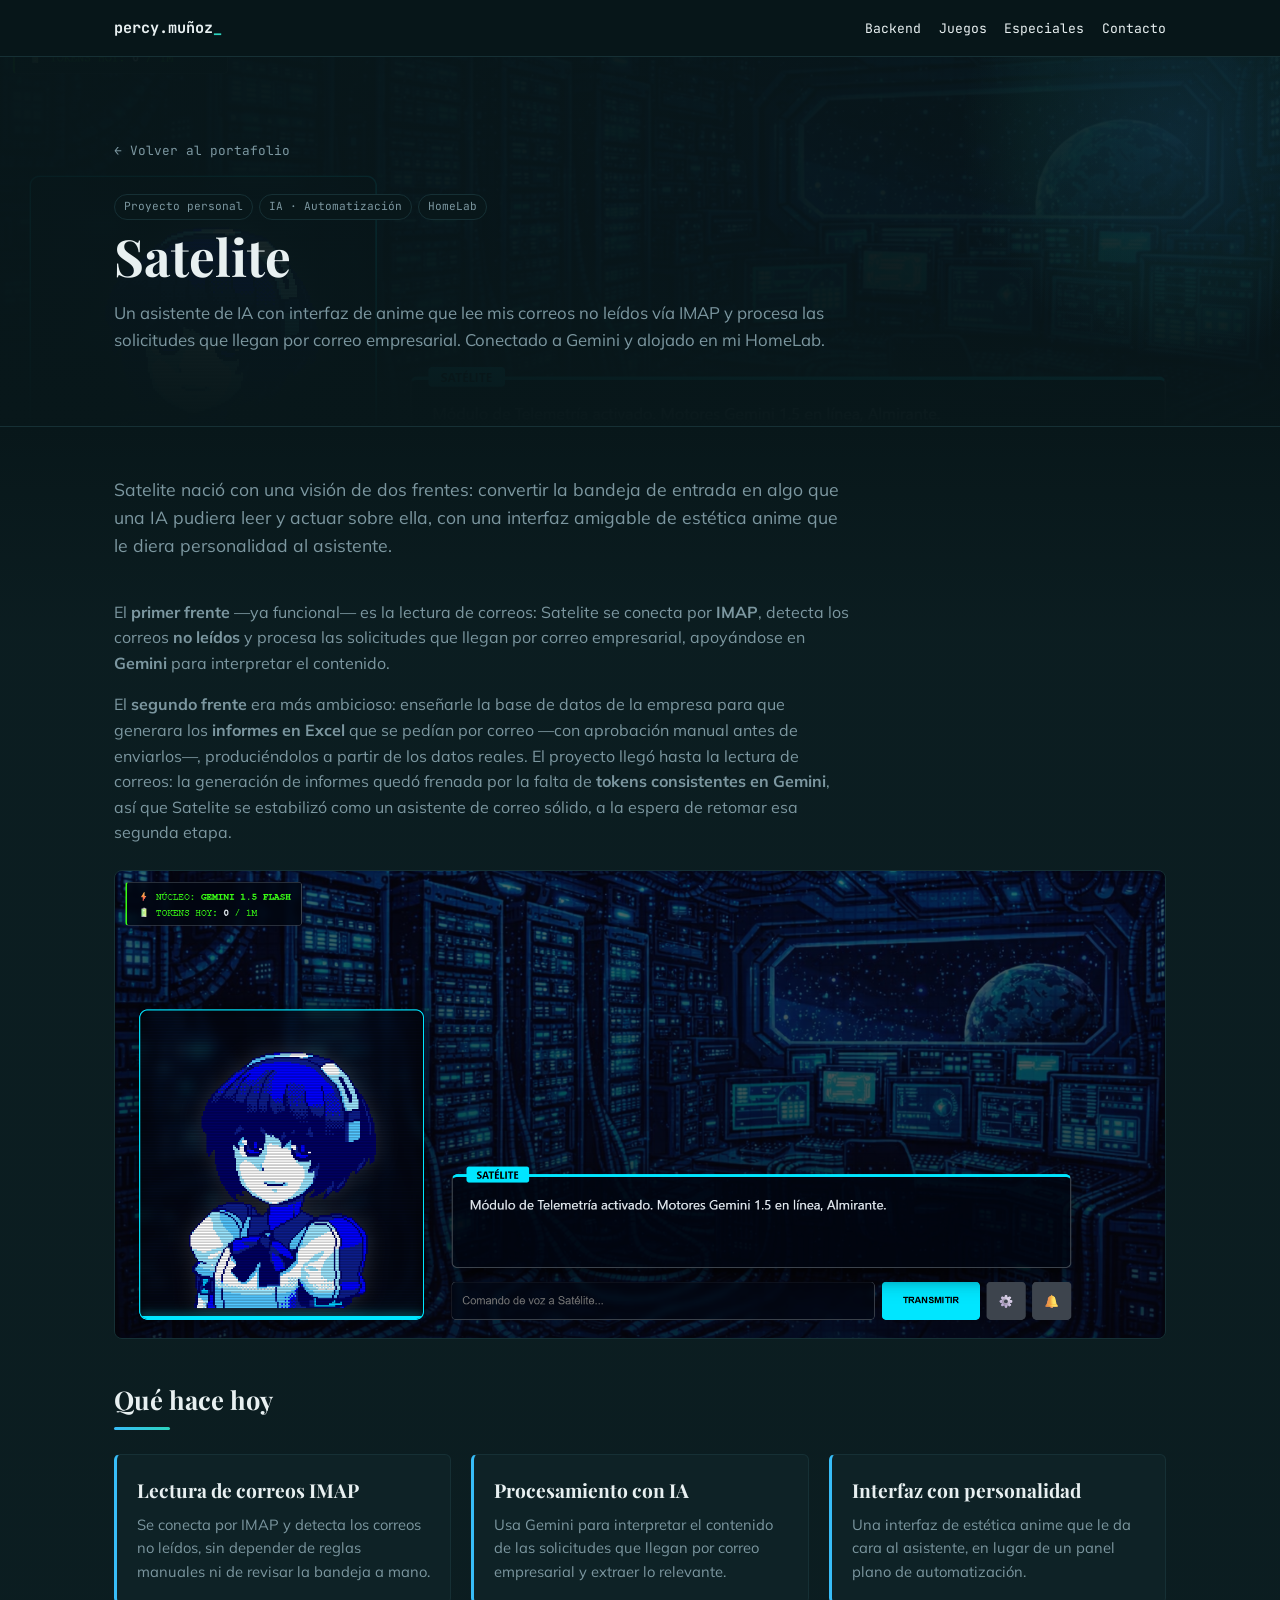
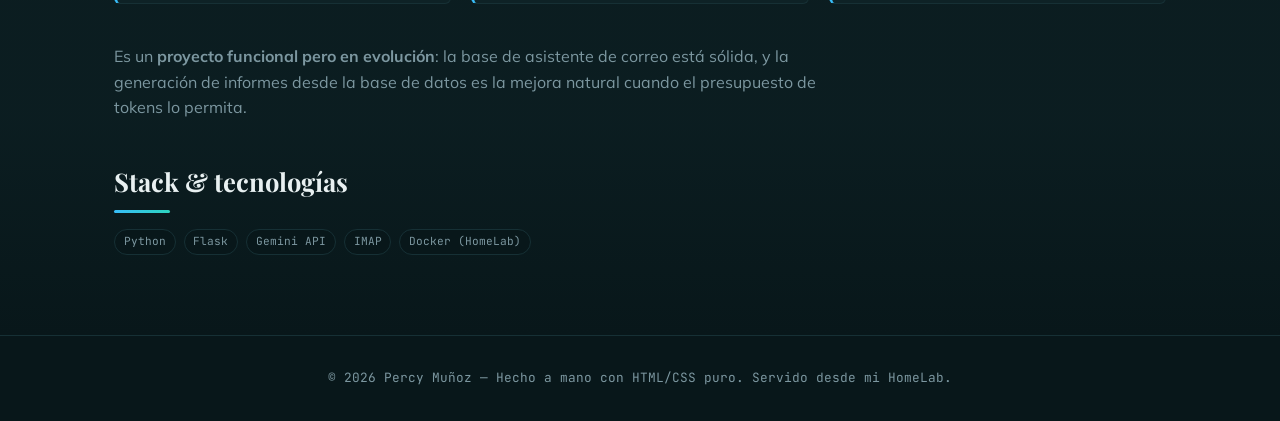
<file: src/proyectos/satelite.html>
<!DOCTYPE html>
<html lang="es">
<head>
  <meta charset="UTF-8">
  <meta name="viewport" content="width=device-width, initial-scale=1.0">
  <title>Satelite — Percy Muñoz</title>
  <meta name="description" content="Satelite: asistente IA con interfaz de anime que lee correos no leídos vía IMAP y procesa solicitudes empresariales, conectado a Gemini. Alojado en el HomeLab. Proyecto funcional en evolución.">

  <link rel="icon" href="../favicon.ico">

  <link rel="preconnect" href="https://fonts.googleapis.com">
  <link rel="preconnect" href="https://fonts.gstatic.com" crossorigin>
  <link href="https://fonts.googleapis.com/css2?family=Playfair+Display:wght@500;600;700&family=JetBrains+Mono:wght@400;500;700&family=Mulish:wght@300;400;600;700&display=swap" rel="stylesheet">

  <link rel="stylesheet" href="../assets/css/styles.css?v=9">
</head>
<body>

  <div id="scroll-progress" aria-hidden="true"></div>

  <!-- ================= HEADER ================= -->
  <header>
    <nav class="nav">
      <a href="../index.html" class="nav-logo">percy.muñoz<span class="accent-gamedev">_</span></a>
      <ul class="nav-links">
        <li><a href="../index.html#backend">Backend</a></li>
        <li><a href="../index.html#juegos">Juegos</a></li>
        <li><a href="../index.html#especiales">Especiales</a></li>
        <li><a href="../index.html#contacto">Contacto</a></li>
      </ul>
    </nav>
  </header>

  <main>

    <!-- ================= HERO DEL PROYECTO ================= -->
    <section class="project-hero">
      <div class="container">
        <a href="../index.html#especiales" class="back-link">← Volver al portafolio</a>

        <div class="project-meta">
          <span class="tag">Proyecto personal</span>
          <span class="tag">IA · Automatización</span>
          <span class="tag">HomeLab</span>
        </div>

        <h1 class="project-title">Satelite</h1>
        <p class="project-subtitle">
          Un asistente de IA con interfaz de anime que lee mis correos no leídos vía IMAP y procesa las
          solicitudes que llegan por correo empresarial. Conectado a Gemini y alojado en mi HomeLab.
        </p>
      </div>
    </section>

    <!-- ================= CUERPO DEL CASO ================= -->
    <section class="project-body">
      <div class="container">

        <p class="lead">
          Satelite nació con una visión de dos frentes: convertir la bandeja de entrada en algo que una
          IA pudiera leer y actuar sobre ella, con una interfaz amigable de estética anime que le diera
          personalidad al asistente.
        </p>

        <p>
          El <strong>primer frente</strong> —ya funcional— es la lectura de correos: Satelite se conecta
          por <strong>IMAP</strong>, detecta los correos <strong>no leídos</strong> y procesa las
          solicitudes que llegan por correo empresarial, apoyándose en <strong>Gemini</strong> para
          interpretar el contenido.
        </p>

        <p>
          El <strong>segundo frente</strong> era más ambicioso: enseñarle la base de datos de la empresa
          para que generara los <strong>informes en Excel</strong> que se pedían por correo —con
          aprobación manual antes de enviarlos—, produciéndolos a partir de los datos reales. El
          proyecto llegó hasta la lectura de correos: la generación de informes quedó frenada por la
          falta de <strong>tokens consistentes en Gemini</strong>, así que Satelite se estabilizó como
          un asistente de correo sólido, a la espera de retomar esa segunda etapa.
        </p>

        <!-- Captura del proyecto -->
        <a class="shot-link" href="../assets/img/satelite/satelite-01.png" target="_blank" rel="noopener"><img class="project-shot" src="../assets/img/satelite/satelite-01.png" alt="Interfaz anime de Satelite con su consola de telemetría" width="1906" height="847" loading="lazy"></a>

        <!-- ================= CAPACIDADES ================= -->
        <h2>Qué hace hoy</h2>

        <div class="feature-grid">
          <div class="feature">
            <h3>Lectura de correos IMAP</h3>
            <p>
              Se conecta por IMAP y detecta los correos no leídos, sin depender de reglas manuales ni de
              revisar la bandeja a mano.
            </p>
          </div>

          <div class="feature">
            <h3>Procesamiento con IA</h3>
            <p>
              Usa Gemini para interpretar el contenido de las solicitudes que llegan por correo
              empresarial y extraer lo relevante.
            </p>
          </div>

          <div class="feature">
            <h3>Interfaz con personalidad</h3>
            <p>
              Una interfaz de estética anime que le da cara al asistente, en lugar de un panel plano de
              automatización.
            </p>
          </div>
        </div>

        <p>
          Es un <strong>proyecto funcional pero en evolución</strong>: la base de asistente de correo
          está sólida, y la generación de informes desde la base de datos es la mejora natural cuando el
          presupuesto de tokens lo permita.
        </p>

        <!-- ================= FICHA TÉCNICA ================= -->
        <h2>Stack &amp; tecnologías</h2>
        <div class="tech-list">
          <span class="tag">Python</span>
          <span class="tag">Flask</span>
          <span class="tag">Gemini API</span>
          <span class="tag">IMAP</span>
          <span class="tag">Docker (HomeLab)</span>
        </div>

      </div>
    </section>

  </main>

  <!-- ================= FOOTER ================= -->
  <footer>
    <p>© 2026 Percy Muñoz — Hecho a mano con HTML/CSS puro. Servido desde mi HomeLab.</p>
  </footer>

  <!-- ================= SCRIPT: animaciones e interacción (compartido) ================= -->
  <script src="../assets/js/site.js?v=4"></script>

</body>
</html>
</file>
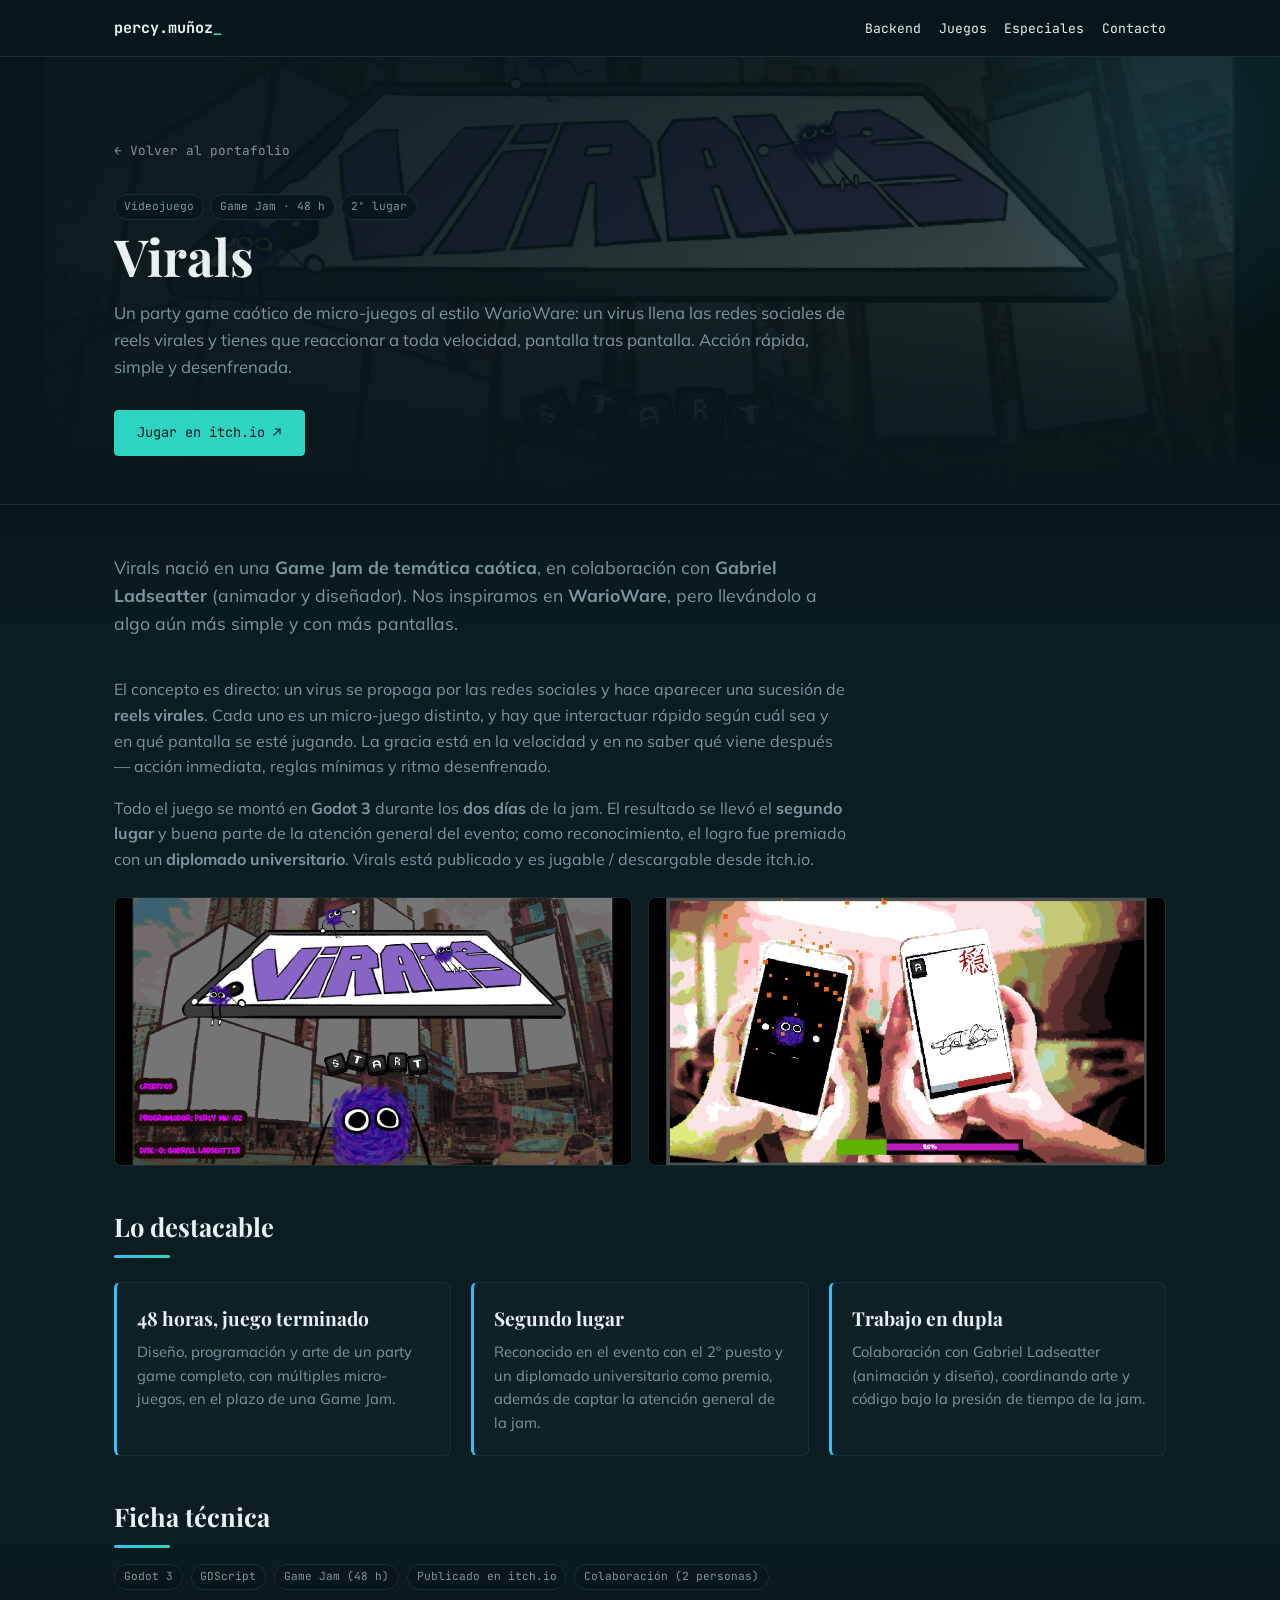
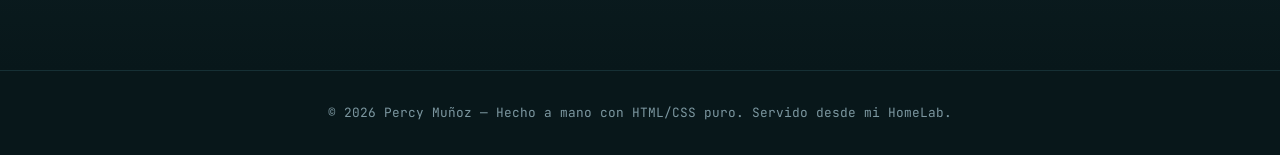
<file: src/proyectos/virals.html>
<!DOCTYPE html>
<html lang="es">
<head>
  <meta charset="UTF-8">
  <meta name="viewport" content="width=device-width, initial-scale=1.0">
  <title>Virals — Percy Muñoz</title>
  <meta name="description" content="Virals: party game caótico de micro-juegos al estilo WarioWare, creado en 48 horas de Game Jam con Godot 3. Segundo lugar y publicado en itch.io. Colaboración con Gabriel Ladseatter.">

  <link rel="icon" href="../favicon.ico">

  <link rel="preconnect" href="https://fonts.googleapis.com">
  <link rel="preconnect" href="https://fonts.gstatic.com" crossorigin>
  <link href="https://fonts.googleapis.com/css2?family=Playfair+Display:wght@500;600;700&family=JetBrains+Mono:wght@400;500;700&family=Mulish:wght@300;400;600;700&display=swap" rel="stylesheet">

  <link rel="stylesheet" href="../assets/css/styles.css?v=9">
</head>
<body>

  <div id="scroll-progress" aria-hidden="true"></div>

  <!-- ================= HEADER ================= -->
  <header>
    <nav class="nav">
      <a href="../index.html" class="nav-logo">percy.muñoz<span class="accent-gamedev">_</span></a>
      <ul class="nav-links">
        <li><a href="../index.html#backend">Backend</a></li>
        <li><a href="../index.html#juegos">Juegos</a></li>
        <li><a href="../index.html#especiales">Especiales</a></li>
        <li><a href="../index.html#contacto">Contacto</a></li>
      </ul>
    </nav>
  </header>

  <main>

    <!-- ================= HERO DEL PROYECTO ================= -->
    <section class="project-hero">
      <div class="container">
        <a href="../index.html#juegos" class="back-link">← Volver al portafolio</a>

        <div class="project-meta">
          <span class="tag">Videojuego</span>
          <span class="tag">Game Jam · 48 h</span>
          <span class="tag">2º lugar</span>
        </div>

        <h1 class="project-title">Virals</h1>
        <p class="project-subtitle">
          Un party game caótico de micro-juegos al estilo WarioWare: un virus llena las redes sociales
          de reels virales y tienes que reaccionar a toda velocidad, pantalla tras pantalla. Acción
          rápida, simple y desenfrenada.
        </p>

        <div class="hero-actions">
          <a class="btn btn-primary accent-gamedev-btn" href="https://jadees.itch.io/virals" target="_blank" rel="noopener">Jugar en itch.io ↗</a>
        </div>
      </div>
    </section>

    <!-- ================= CUERPO DEL CASO ================= -->
    <section class="project-body">
      <div class="container">

        <p class="lead">
          Virals nació en una <strong>Game Jam de temática caótica</strong>, en colaboración con
          <strong>Gabriel Ladseatter</strong> (animador y diseñador). Nos inspiramos en
          <strong>WarioWare</strong>, pero llevándolo a algo aún más simple y con más pantallas.
        </p>

        <p>
          El concepto es directo: un virus se propaga por las redes sociales y hace aparecer una
          sucesión de <strong>reels virales</strong>. Cada uno es un micro-juego distinto, y hay que
          interactuar rápido según cuál sea y en qué pantalla se esté jugando. La gracia está en la
          velocidad y en no saber qué viene después — acción inmediata, reglas mínimas y ritmo
          desenfrenado.
        </p>

        <p>
          Todo el juego se montó en <strong>Godot 3</strong> durante los <strong>dos días</strong> de
          la jam. El resultado se llevó el <strong>segundo lugar</strong> y buena parte de la atención
          general del evento; como reconocimiento, el logro fue premiado con un <strong>diplomado
          universitario</strong>. Virals está publicado y es jugable / descargable desde itch.io.
        </p>

        <!-- Capturas del proyecto -->
        <div class="shot-grid">
          <a class="shot-link" href="../assets/img/virals/virals-01.png" target="_blank" rel="noopener"><img class="project-shot" src="../assets/img/virals/virals-01.png" alt="Pantalla de título de Virals" width="1892" height="982" loading="lazy"></a>
          <a class="shot-link" href="../assets/img/virals/virals-02.png" target="_blank" rel="noopener"><img class="project-shot" src="../assets/img/virals/virals-02.png" alt="Micro-juego de Virals: reacciona al reel viral correcto" width="1907" height="981" loading="lazy"></a>
        </div>

        <!-- ================= DESTACADOS ================= -->
        <h2>Lo destacable</h2>

        <div class="feature-grid">
          <div class="feature">
            <h3>48 horas, juego terminado</h3>
            <p>
              Diseño, programación y arte de un party game completo, con múltiples micro-juegos, en el
              plazo de una Game Jam.
            </p>
          </div>

          <div class="feature">
            <h3>Segundo lugar</h3>
            <p>
              Reconocido en el evento con el 2º puesto y un diplomado universitario como premio, además
              de captar la atención general de la jam.
            </p>
          </div>

          <div class="feature">
            <h3>Trabajo en dupla</h3>
            <p>
              Colaboración con Gabriel Ladseatter (animación y diseño), coordinando arte y código bajo
              la presión de tiempo de la jam.
            </p>
          </div>
        </div>

        <!-- ================= FICHA TÉCNICA ================= -->
        <h2>Ficha técnica</h2>
        <div class="tech-list">
          <span class="tag">Godot 3</span>
          <span class="tag">GDScript</span>
          <span class="tag">Game Jam (48 h)</span>
          <span class="tag">Publicado en itch.io</span>
          <span class="tag">Colaboración (2 personas)</span>
        </div>

      </div>
    </section>

  </main>

  <!-- ================= FOOTER ================= -->
  <footer>
    <p>© 2026 Percy Muñoz — Hecho a mano con HTML/CSS puro. Servido desde mi HomeLab.</p>
  </footer>

  <!-- ================= SCRIPT: animaciones e interacción (compartido) ================= -->
  <script src="../assets/js/site.js?v=4"></script>

</body>
</html>
</file>
<file: src/assets/css/styles.css>
/* ============================================================
   Variables globales — paleta oficial del portafolio
   Paleta azul petróleo / turquesa (tema "tech nocturno frío")
   ============================================================ */
:root {
  /* Fondos — azul petróleo / teal oscuro */
  --bg: #08171A;          /* fondo principal */
  --bg-2: #0E2226;        /* cards */
  --bg-3: #163035;        /* hover / secondary */

  /* Texto */
  --text: #E8F0F1;        /* texto principal (blanco con leve tinte frío) */
  --muted: #7C97A0;       /* texto secundario (gris azulado) */

  /* Acentos por área */
  --blue: #38BDF8;        /* acento backend (azul cielo) */
  --teal: #2DD4BF;        /* acento gamedev (turquesa) */
  --coral: #FB7185;       /* acento proyectos especiales (coral, contraste) */

  --font-display: "Playfair Display", serif;
  --font-mono: "JetBrains Mono", monospace;
  --font-body: "Mulish", sans-serif;

  --max-width: 1100px;
}

/* ============================================================
   Reset y base
   ============================================================ */
*, *::before, *::after {
  margin: 0;
  padding: 0;
  box-sizing: border-box;
}

html {
  scroll-behavior: smooth;
}

body {
  background: var(--bg);
  color: var(--text);
  font-family: var(--font-body);
  font-size: 1rem;
  line-height: 1.6;
  -webkit-font-smoothing: antialiased;
}

a {
  color: inherit;
  text-decoration: none;
}

img {
  max-width: 100%;
  display: block;
}

.container {
  max-width: var(--max-width);
  margin: 0 auto;
  padding: 0 1.5rem;
}

section {
  padding: 5rem 0;
}

/* Encabezados de sección */
.section-label {
  font-family: var(--font-mono);
  font-size: 0.8rem;
  letter-spacing: 0.15em;
  text-transform: uppercase;
  color: var(--muted);
  margin-bottom: 0.5rem;
}

.section-title {
  font-family: var(--font-display);
  font-size: clamp(1.8rem, 4vw, 2.6rem);
  margin-bottom: 2.5rem;
}

/* Acentos por área */
.accent-backend  { color: var(--blue); }
.accent-gamedev  { color: var(--teal); }
.accent-special  { color: var(--coral); }

/* ============================================================
   Header / Nav
   ============================================================ */
header {
  position: sticky;
  top: 0;
  z-index: 100;
  background: rgba(8, 23, 26, 0.85);
  backdrop-filter: blur(8px);
  border-bottom: 1px solid var(--bg-3);
}

.nav {
  display: flex;
  align-items: center;
  justify-content: space-between;
  padding: 1rem 1.5rem;
  max-width: var(--max-width);
  margin: 0 auto;
}

.nav-logo {
  font-family: var(--font-mono);
  font-weight: 700;
  font-size: 0.95rem;
}

.nav-links {
  display: flex;
  flex-wrap: wrap;
  gap: 1.1rem;
  list-style: none;
  font-family: var(--font-mono);
  font-size: 0.82rem;
}

.nav-links a:hover {
  color: var(--teal);
}

/* ============================================================
   Hero
   ============================================================ */
#hero {
  min-height: 56vh;
  display: flex;
  align-items: center;
  padding: 3rem 0 1rem;
}

.hero-role {
  font-family: var(--font-mono);
  color: var(--muted);
  font-size: 0.9rem;
  margin-bottom: 1rem;
}

.hero-title {
  font-family: var(--font-display);
  font-size: clamp(2.4rem, 6vw, 4rem);
  line-height: 1.15;
  margin-bottom: 1.5rem;
}

.hero-tagline {
  color: var(--muted);
  max-width: 42rem;
  margin-bottom: 2rem;
}

.hero-actions {
  display: flex;
  gap: 1rem;
  flex-wrap: wrap;
}

.btn {
  display: inline-block;
  font-family: var(--font-mono);
  font-size: 0.85rem;
  padding: 0.7rem 1.4rem;
  border: 1px solid var(--muted);
  border-radius: 4px;
  transition: border-color 0.2s, color 0.2s, background 0.2s;
}

.btn:hover {
  border-color: var(--blue);
  color: var(--blue);
}

.btn.btn-primary {
  background: var(--blue);
  border-color: var(--blue);
  color: var(--bg);
}

.btn.btn-primary:hover {
  background: transparent;
  color: var(--blue);
}

/* Variante gamedev del botón (secciones de juegos) */
.btn.btn-primary.accent-gamedev-btn {
  background: var(--teal);
  border-color: var(--teal);
  color: var(--bg);
}

.btn.btn-primary.accent-gamedev-btn:hover {
  background: transparent;
  color: var(--teal);
}

/* Variante especiales del botón (coral/violeta) */
.btn.btn-primary.accent-special-btn {
  background: var(--coral);
  border-color: var(--coral);
  color: var(--bg);
}

.btn.btn-primary.accent-special-btn:hover {
  background: transparent;
  color: var(--coral);
}

/* ============================================================
   Grid de proyectos (compartido por las tres secciones)
   ============================================================ */
.cards {
  display: grid;
  grid-template-columns: repeat(auto-fill, minmax(300px, 1fr));
  gap: 1.5rem;
}

/* Cards con estética de terminal */
.card {
  position: relative;
  background: var(--bg-2);
  border: 1px solid var(--bg-3);
  border-radius: 8px;
  padding: 2.4rem 1.5rem 1.5rem;
  display: flex;
  flex-direction: column;
  gap: 0.75rem;
  transition: background 0.2s, transform 0.2s, border-color 0.2s;
}

/* barra superior tipo ventana de terminal con 3 botones */
.card::before {
  content: "";
  position: absolute;
  top: 0.85rem;
  left: 1.5rem;
  width: 0.5rem;
  height: 0.5rem;
  border-radius: 50%;
  background: var(--coral);
  box-shadow: 0.85rem 0 0 var(--amber, #E8A838), 1.7rem 0 0 var(--teal);
  opacity: 0.7;
}

/* línea divisoria bajo la "barra" */
.card::after {
  content: "";
  position: absolute;
  top: 1.9rem;
  left: 0;
  right: 0;
  height: 1px;
  background: var(--bg-3);
}

.card:hover {
  background: var(--bg-3);
  border-color: var(--teal);
  transform: translateY(-3px);
}

.card:hover::before { opacity: 1; }

/* Card que es un enlace a página de detalle */
a.card {
  color: inherit;
}

a.card .card-cta {
  font-family: var(--font-mono);
  font-size: 0.8rem;
  color: var(--teal);
  margin-top: 0.25rem;
}

a.card .card-cta::before {
  content: "$ ";
  opacity: 0.7;
}

a.card:hover .card-cta {
  text-decoration: underline;
}

.card h3 {
  font-family: var(--font-mono);
  font-size: 1.05rem;
  font-weight: 700;
  letter-spacing: -0.01em;
}

.card h3::before {
  content: "> ";
  color: var(--teal);
}

.card p {
  color: var(--muted);
  font-size: 0.92rem;
  flex-grow: 1;
}

.card .tags {
  display: flex;
  flex-wrap: wrap;
  gap: 0.4rem;
}

.tag {
  font-family: var(--font-mono);
  font-size: 0.7rem;
  padding: 0.2rem 0.55rem;
  border-radius: 999px;
  background: var(--bg);
  border: 1px solid var(--bg-3);
  color: var(--muted);
}

.card-links {
  display: flex;
  gap: 1rem;
  font-family: var(--font-mono);
  font-size: 0.8rem;
}

.card-links a:hover {
  text-decoration: underline;
}

/* ============================================================
   Contacto / Footer
   ============================================================ */
.contact-intro {
  color: var(--muted);
  max-width: 42rem;
  margin: -1.5rem 0 2.5rem;
}

/* Barra de contacto: una sola tarjeta de ancho completo con 4 items en fila */
.contact-bar {
  display: flex;
  flex-wrap: wrap;
  gap: 0.5rem 2rem;
  background: var(--bg-2);
  border: 1px solid var(--bg-3);
  border-radius: 12px;
  padding: 1.5rem 1.75rem;
}

.contact-item {
  display: flex;
  align-items: center;
  gap: 0.75rem;
  flex: 1 1 220px;
  min-width: 0;
  transition: transform 0.2s;
}

.contact-item:hover {
  transform: translateY(-2px);
}

/* icono: tamaño FIJO (px) para que no se expanda nunca.
   !important + max-* como defensa por si un SVG sin width intrínseco intenta crecer. */
.contact-ico {
  flex: 0 0 18px !important;
  width: 18px !important;
  height: 18px !important;
  max-width: 18px !important;
  max-height: 18px !important;
  color: var(--teal);
}

.contact-text {
  display: flex;
  flex-direction: column;
  min-width: 0;
}

.contact-label {
  font-family: var(--font-mono);
  font-size: 0.65rem;
  letter-spacing: 0.12em;
  text-transform: uppercase;
  color: var(--muted);
}

.contact-value {
  font-family: var(--font-mono);
  font-size: 0.85rem;
  color: var(--text);
  word-break: break-word;
  transition: color 0.2s;
}

.contact-item:hover .contact-value {
  color: var(--teal);
}

/* ============================================================
   Ventana de terminal (reutilizable)
   ============================================================ */
.terminal {
  background: var(--bg-2);
  border: 1px solid var(--bg-3);
  border-radius: 10px;
  overflow: hidden;
  transition: border-color 0.2s;
}

.terminal:hover {
  border-color: var(--teal);
}

/* barra superior estilo ventana de consola */
.terminal-bar {
  display: flex;
  align-items: center;
  gap: 0.75rem;
  background: var(--bg-3);
  padding: 0.55rem 0.9rem;
  border-bottom: 1px solid var(--bg);
}

.terminal-btns {
  display: flex;
  gap: 0.4rem;
}

.terminal-btns i {
  width: 0.7rem;
  height: 0.7rem;
  border-radius: 50%;
  background: var(--muted);
  opacity: 0.55;
}

.terminal-btns i:nth-child(1) { background: #FB7185; opacity: 0.8; }
.terminal-btns i:nth-child(2) { background: #E8A838; opacity: 0.8; }
.terminal-btns i:nth-child(3) { background: #2DD4BF; opacity: 0.8; }

.terminal-name {
  font-family: var(--font-mono);
  font-size: 0.72rem;
  color: var(--muted);
}

.terminal-body {
  padding: 1rem 1.15rem 1.15rem;
  overflow-x: auto;
}

.terminal-line {
  font-family: var(--font-mono);
  font-size: 0.82rem;
  color: var(--text);
  margin: 0.35rem 0;
  white-space: nowrap;
}

.terminal-line .prompt { color: var(--teal); }
.terminal-line .path   { color: var(--blue); }
.terminal-out          { color: var(--muted); }

.cursor {
  color: var(--teal);
  animation: blink 1.1s steps(1) infinite;
}

@keyframes blink {
  0%, 50%   { opacity: 1; }
  51%, 100% { opacity: 0; }
}

/* ============================================================
   Heatmap de contribuciones de GitHub (generado por JS)
   Gradiente negro → verde
   ============================================================ */
.gh-heatmap-wrap {
  display: block;
  background: var(--bg-2);
  border: 1px solid var(--bg-3);
  border-radius: 12px;
  padding: 1.5rem;
  transition: border-color 0.2s;
}

.gh-heatmap-wrap:hover {
  border-color: #2ea043;
}

.gh-heatmap {
  overflow-x: auto;
  padding-bottom: 0.5rem;
}

.gh-loading {
  color: var(--muted);
  font-family: var(--font-mono);
  font-size: 0.85rem;
  padding: 2rem 0;
  text-align: center;
}

.gh-grid {
  display: flex;
  gap: 3px;
  min-width: 620px;
}

.gh-col {
  display: flex;
  flex-direction: column;
  gap: 3px;
}

.gh-cell {
  width: 12px;
  height: 12px;
  border-radius: 2px;
  background: var(--gh-l0);
}

/* Escala negro → verde */
:root {
  --gh-l0: #0d1117;   /* sin commits (casi negro) */
  --gh-l1: #0e4429;   /* verde muy oscuro */
  --gh-l2: #006d32;   /* verde medio */
  --gh-l3: #26a641;   /* verde */
  --gh-l4: #39d353;   /* verde brillante */
}

.gh-cell.l0 { background: var(--gh-l0); border: 1px solid rgba(255,255,255,0.04); }
.gh-cell.l1 { background: var(--gh-l1); }
.gh-cell.l2 { background: var(--gh-l2); }
.gh-cell.l3 { background: var(--gh-l3); }
.gh-cell.l4 { background: var(--gh-l4); box-shadow: 0 0 5px rgba(57,211,83,0.5); }

/* pie: total + escala */
.gh-footer {
  display: flex;
  flex-wrap: wrap;
  align-items: center;
  justify-content: space-between;
  gap: 0.75rem;
  margin-top: 1rem;
  font-family: var(--font-mono);
  font-size: 0.75rem;
  color: var(--muted);
}

.gh-scale {
  display: flex;
  align-items: center;
  gap: 0.3rem;
}

.gh-scale .gh-cell {
  width: 11px;
  height: 11px;
}

/* ============================================================
   Skills — nivel (barra 3 segmentos) + chips
   ============================================================ */
.skills {
  display: flex;
  flex-direction: column;
  gap: 2rem;
}

.skill-cat {
  font-family: var(--font-mono);
  font-size: 0.8rem;
  letter-spacing: 0.14em;
  text-transform: uppercase;
  color: var(--teal);
  margin-bottom: 1rem;
  padding-bottom: 0.4rem;
  border-bottom: 1px solid var(--bg-3);
}

.skill-cat::before {
  content: "▸ ";
  opacity: 0.7;
}

.skill-list {
  display: grid;
  grid-template-columns: repeat(auto-fill, minmax(240px, 1fr));
  gap: 1rem;
}

.skill {
  background: var(--bg-2);
  border: 1px solid var(--bg-3);
  border-radius: 8px;
  padding: 1rem 1.1rem;
  transition: border-color 0.2s, transform 0.2s;
}

.skill:hover {
  border-color: var(--teal);
  transform: translateY(-2px);
}

.skill-head {
  display: flex;
  align-items: center;
  gap: 0.5rem;
  margin-bottom: 0.6rem;
}

.skill-ico {
  flex: 0 0 auto;
  width: 16px;
  height: 16px;
  color: var(--teal);
  display: flex;
}

.skill-ico svg { width: 16px; height: 16px; }

.skill-name {
  font-family: var(--font-mono);
  font-size: 0.9rem;
  font-weight: 700;
  color: var(--text);
}

.skill-level-txt {
  margin-left: auto;
  font-family: var(--font-mono);
  font-size: 0.68rem;
  text-transform: uppercase;
  letter-spacing: 0.08em;
  color: var(--muted);
}

/* barra de 3 segmentos */
.skill-bar {
  display: flex;
  gap: 4px;
  margin-bottom: 0.7rem;
}

.skill-bar .seg {
  flex: 1;
  height: 6px;
  border-radius: 3px;
  background: var(--bg-3);
}

.skill-bar .seg.on {
  background: linear-gradient(90deg, var(--blue), var(--teal));
}

.skill-chips {
  display: flex;
  flex-wrap: wrap;
  gap: 0.35rem;
}

.chip {
  font-family: var(--font-mono);
  font-size: 0.66rem;
  padding: 0.15rem 0.5rem;
  border-radius: 999px;
  background: var(--bg);
  border: 1px solid var(--bg-3);
  color: var(--muted);
}

/* ============================================================
   Trayectoria — panel HUD / sci-fi interactivo
   ============================================================ */
.hud {
  position: relative;
  background:
    linear-gradient(var(--bg-2), var(--bg-2)) padding-box,
    linear-gradient(135deg, rgba(45,212,191,0.5), rgba(56,189,248,0.15) 40%, transparent 70%) border-box;
  border: 1px solid transparent;
  border-radius: 14px;
  padding: 1.25rem 1.5rem 1.5rem;
  overflow: hidden;
}

/* líneas de escaneo sutiles de fondo */
.hud::before {
  content: "";
  position: absolute;
  inset: 0;
  pointer-events: none;
  background-image: repeating-linear-gradient(
    to bottom,
    rgba(45, 212, 191, 0.035) 0,
    rgba(45, 212, 191, 0.035) 1px,
    transparent 1px,
    transparent 4px
  );
  opacity: 0.6;
}

.hud > * { position: relative; z-index: 1; }

/* cabecera tipo ventana de terminal */
.hud-head {
  display: flex;
  align-items: center;
  gap: 0.6rem;
  font-family: var(--font-mono);
  font-size: 0.78rem;
  color: var(--muted);
  border-bottom: 1px solid var(--bg-3);
  padding-bottom: 0.75rem;
  margin-bottom: 1.1rem;
}

.hud-dot {
  width: 0.6rem;
  height: 0.6rem;
  border-radius: 50%;
  background: var(--teal);
  box-shadow: 0 0 8px var(--teal);
  animation: hud-pulse 2s ease-in-out infinite;
}

@keyframes hud-pulse {
  0%, 100% { opacity: 1; }
  50%      { opacity: 0.35; }
}

.hud-title { color: var(--text); font-weight: 700; }
.hud-hint  { margin-left: auto; color: var(--muted); }

/* riel horizontal de nodos */
.hud-rail {
  position: relative;
  display: flex;
  gap: 0;
  justify-content: space-between;
  margin: 0.5rem 0 1.5rem;
  overflow-x: auto;
  padding-bottom: 0.5rem;
}

/* línea horizontal que conecta los nodos */
.hud-rail::before {
  content: "";
  position: absolute;
  left: 0;
  right: 0;
  top: 0.5rem;
  height: 2px;
  background: linear-gradient(to right, var(--bg-3), var(--teal), var(--bg-3));
  opacity: 0.5;
}

.hud-node {
  position: relative;
  flex: 1 1 0;
  min-width: 84px;
  display: flex;
  flex-direction: column;
  align-items: center;
  gap: 0.35rem;
  background: none;
  border: none;
  cursor: pointer;
  padding: 0 0.25rem;
  font-family: var(--font-mono);
  color: var(--muted);
  transition: color 0.2s;
}

.hud-node-dot {
  width: 1rem;
  height: 1rem;
  border-radius: 50%;
  background: var(--bg);
  border: 2px solid var(--muted);
  transition: all 0.25s;
}

.hud-node-year {
  font-size: 0.9rem;
  font-weight: 700;
  transition: color 0.2s;
}

.hud-node-label {
  font-size: 0.62rem;
  letter-spacing: 0.08em;
  text-transform: uppercase;
  opacity: 0.7;
}

.hud-node:hover .hud-node-dot {
  border-color: var(--teal);
}

.hud-node:hover .hud-node-year { color: var(--text); }

.hud-node.active {
  color: var(--teal);
}

.hud-node.active .hud-node-dot {
  border-color: var(--teal);
  background: var(--teal);
  box-shadow: 0 0 12px var(--teal);
  transform: scale(1.15);
}

.hud-node.active .hud-node-year { color: var(--teal); }

/* panel de detalle */
.hud-panel {
  min-height: 8rem;
  animation: hud-fade 0.35s ease;
}

@keyframes hud-fade {
  from { opacity: 0; transform: translateY(6px); }
  to   { opacity: 1; transform: translateY(0); }
}

.hud-panel-year {
  font-family: var(--font-mono);
  font-size: 1.6rem;
  font-weight: 700;
  color: var(--text);
  margin-bottom: 1rem;
}

.hud-panel-tag {
  font-size: 0.7rem;
  letter-spacing: 0.12em;
  text-transform: uppercase;
  color: var(--teal);
  border: 1px solid var(--teal);
  border-radius: 999px;
  padding: 0.15rem 0.6rem;
  vertical-align: middle;
  margin-left: 0.5rem;
}

.hud-entries {
  display: grid;
  grid-template-columns: repeat(auto-fill, minmax(260px, 1fr));
  gap: 1rem;
}

.hud-entry {
  background: var(--bg);
  border: 1px solid var(--bg-3);
  border-left: 3px solid var(--muted);
  border-radius: 8px;
  padding: 1rem 1.15rem;
}

.hud-entry.work    { border-left-color: var(--blue); }
.hud-entry.study   { border-left-color: var(--teal); }
.hud-entry.project { border-left-color: var(--coral); }

.hud-entry-type {
  font-family: var(--font-mono);
  font-size: 0.6rem;
  letter-spacing: 0.12em;
  text-transform: uppercase;
  color: var(--muted);
}

.hud-entry h3 {
  font-family: var(--font-display);
  font-size: 1.1rem;
  margin: 0.25rem 0 0.15rem;
}

.hud-entry-org {
  font-family: var(--font-mono);
  font-size: 0.78rem;
  color: var(--text);
  margin-bottom: 0.5rem;
}

.hud-entry-desc {
  color: var(--muted);
  font-size: 0.9rem;
}

/* leyenda */
.hud-legend {
  display: flex;
  flex-wrap: wrap;
  gap: 1.25rem;
  margin-top: 1.5rem;
  padding-top: 1rem;
  border-top: 1px solid var(--bg-3);
  font-family: var(--font-mono);
  font-size: 0.72rem;
  color: var(--muted);
}

.hud-legend .lg {
  display: inline-block;
  width: 0.7rem;
  height: 0.7rem;
  border-radius: 2px;
  margin-right: 0.35rem;
  vertical-align: middle;
}

.lg-work    { background: var(--blue); }
.lg-study   { background: var(--teal); }
.lg-project { background: var(--coral); }

/* sin JS: mostrar los datos crudos no aplica (van en <script>); el panel queda vacío
   pero la sección no rompe. Con JS (default) todo funciona. */

footer {
  border-top: 1px solid var(--bg-3);
  padding: 2rem 0;
  text-align: center;
  color: var(--muted);
  font-family: var(--font-mono);
  font-size: 0.8rem;
}

/* ============================================================
   Páginas de detalle de proyecto (proyectos/*.html)
   ============================================================ */
.project-hero {
  padding: 4rem 0 2rem;
  border-bottom: 1px solid var(--bg-3);
}

.back-link {
  font-family: var(--font-mono);
  font-size: 0.8rem;
  color: var(--muted);
  display: inline-block;
  margin-bottom: 2rem;
}

.back-link:hover {
  color: var(--teal);
}

.project-title {
  font-family: var(--font-display);
  font-size: clamp(2rem, 5vw, 3.2rem);
  line-height: 1.1;
  margin-bottom: 1rem;
}

.project-subtitle {
  color: var(--muted);
  max-width: 46rem;
  font-size: 1.05rem;
  margin-bottom: 1.5rem;
}

.project-meta {
  display: flex;
  flex-wrap: wrap;
  gap: 0.4rem;
  margin-bottom: 0.5rem;
}

/* Cuerpo del caso */
.project-body {
  padding: 3rem 0;
}

.project-body .lead {
  font-size: 1.1rem;
  max-width: 46rem;
  margin-bottom: 2.5rem;
}

.project-body h2 {
  font-family: var(--font-display);
  font-size: 1.6rem;
  margin: 2.5rem 0 1rem;
}

.project-body h3 {
  font-family: var(--font-display);
  font-size: 1.2rem;
  margin-bottom: 0.4rem;
  color: var(--text);
}

.project-body p {
  color: var(--muted);
  max-width: 46rem;
  margin-bottom: 1rem;
}

.project-body ul {
  list-style: none;
  max-width: 46rem;
}

/* Bloques de feature (subsistemas destacados) */
.feature-grid {
  display: grid;
  grid-template-columns: repeat(auto-fill, minmax(280px, 1fr));
  gap: 1.25rem;
  margin: 1.5rem 0 2.5rem;
}

.feature {
  background: var(--bg-2);
  border: 1px solid var(--bg-3);
  border-left: 3px solid var(--blue);
  border-radius: 6px;
  padding: 1.25rem;
}

.feature p {
  font-size: 0.92rem;
  margin-bottom: 0;
}

/* Captura de pantalla del proyecto */
.project-shot {
  border: 1px solid var(--bg-3);
  border-radius: 8px;
  margin: 1.5rem 0;
  width: 100%;
}

.shot-placeholder {
  border: 1px dashed var(--bg-3);
  border-radius: 8px;
  padding: 3rem 1.5rem;
  text-align: center;
  color: var(--muted);
  font-family: var(--font-mono);
  font-size: 0.85rem;
  background: var(--bg-2);
  margin: 1.5rem 0;
}

/* Ficha técnica lateral (stack + datos) */
.tech-list {
  display: flex;
  flex-wrap: wrap;
  gap: 0.5rem;
  margin: 1rem 0 2rem;
}

/* Lista de proyectos alojados (HomeLab) */
.hosted-list {
  list-style: none;
  max-width: 46rem;
  margin: 1rem 0 2rem;
}

.hosted-list li {
  padding: 0.6rem 0 0.6rem 1.1rem;
  border-left: 2px solid var(--teal);
  margin-bottom: 0.5rem;
  color: var(--muted);
}

.hosted-list li strong {
  color: var(--text);
}

/* Roadmap / lista de estado (proyectos en desarrollo) */
.roadmap {
  list-style: none;
  max-width: 46rem;
  margin: 1rem 0 2rem;
}

.roadmap li {
  padding: 0.5rem 0 0.5rem 2rem;
  position: relative;
  color: var(--muted);
  margin-bottom: 0.3rem;
}

.roadmap li::before {
  position: absolute;
  left: 0;
  font-family: var(--font-mono);
  font-size: 0.9rem;
}

.roadmap li.done       { color: var(--text); }
.roadmap li.done::before    { content: "✓"; color: var(--teal); }
.roadmap li.todo::before    { content: "○"; color: var(--muted); }

/* ============================================================
   Animaciones e interacción (v5)
   ============================================================ */
html { scroll-padding-top: 72px; }

::selection { background: rgba(45, 212, 191, 0.3); }

/* Barra de progreso de scroll */
#scroll-progress {
  position: fixed;
  top: 0;
  left: 0;
  height: 2px;
  width: 0;
  background: linear-gradient(90deg, var(--blue), var(--teal));
  z-index: 300;
  pointer-events: none;
}

header { transition: box-shadow 0.25s; }
header.scrolled { box-shadow: 0 10px 30px -12px rgba(0, 0, 0, 0.6); }

/* Nav: subrayado animado + link activo (scrollspy) */
.nav-links a {
  position: relative;
  padding-bottom: 2px;
  transition: color 0.2s;
}

.nav-links a::after {
  content: "";
  position: absolute;
  left: 0;
  right: 0;
  bottom: -3px;
  height: 1px;
  background: linear-gradient(90deg, var(--blue), var(--teal));
  transform: scaleX(0);
  transform-origin: left;
  transition: transform 0.25s ease;
}

.nav-links a:hover::after,
.nav-links a.active::after { transform: scaleX(1); }

.nav-links a.active { color: var(--teal); }

/* --- Hero: fondo animado (grid + orbe) --- */
#hero {
  position: relative;
  overflow: hidden;
}

#hero::before {
  content: "";
  position: absolute;
  inset: 0;
  background-image:
    linear-gradient(rgba(45, 212, 191, 0.05) 1px, transparent 1px),
    linear-gradient(90deg, rgba(45, 212, 191, 0.05) 1px, transparent 1px);
  background-size: 44px 44px;
  -webkit-mask-image: radial-gradient(ellipse 85% 75% at 50% 40%, #000 25%, transparent 75%);
  mask-image: radial-gradient(ellipse 85% 75% at 50% 40%, #000 25%, transparent 75%);
  animation: grid-pan 30s linear infinite;
  pointer-events: none;
}

@keyframes grid-pan {
  to { background-position: 44px 44px; }
}

#hero::after {
  content: "";
  position: absolute;
  width: 560px;
  height: 560px;
  right: -160px;
  top: -140px;
  background: radial-gradient(circle, rgba(56, 189, 248, 0.14), rgba(45, 212, 191, 0.06) 45%, transparent 65%);
  animation: orb-float 10s ease-in-out infinite alternate;
  pointer-events: none;
}

@keyframes orb-float {
  to { transform: translate(-50px, 45px) scale(1.1); }
}

#hero .container {
  position: relative;
  z-index: 1;
}

.hero-grid {
  display: grid;
  grid-template-columns: 1.15fr 0.85fr;
  gap: 3rem;
  align-items: center;
  width: 100%;
}

/* entrada escalonada del hero */
.hero-text > * { animation: rise 0.7s cubic-bezier(0.22, 0.9, 0.35, 1) both; }
.hero-text > :nth-child(1) { animation-delay: 0.05s; }
.hero-text > :nth-child(2) { animation-delay: 0.15s; }
.hero-text > :nth-child(3) { animation-delay: 0.28s; }
.hero-text > :nth-child(4) { animation-delay: 0.4s; }
.hero-term { animation: rise 0.8s 0.5s cubic-bezier(0.22, 0.9, 0.35, 1) both; }

@keyframes rise {
  from { opacity: 0; transform: translateY(22px); }
}

/* barrido de brillo sobre el nombre */
.hero-title {
  color: var(--text);
  background: linear-gradient(110deg,
    var(--text) 0%, var(--text) 40%,
    var(--teal) 48%, var(--blue) 52%,
    var(--text) 60%, var(--text) 100%);
  background-size: 300% 100%;
  background-position: 100% 0;
  -webkit-background-clip: text;
  background-clip: text;
  -webkit-text-fill-color: transparent;
  animation:
    rise 0.7s cubic-bezier(0.22, 0.9, 0.35, 1) both,
    title-sheen 9s ease-in-out 1.5s infinite;
}

@keyframes title-sheen {
  0%, 55% { background-position: 100% 0; }
  85%, 100% { background-position: 0% 0; }
}

.caret {
  color: var(--teal);
  animation: blink 1.1s steps(1) infinite;
}

.hero-term .terminal-body { min-height: 250px; }

/* sheen de botones */
.btn {
  position: relative;
  overflow: hidden;
}

.btn::after {
  content: "";
  position: absolute;
  top: 0;
  left: -130%;
  width: 60%;
  height: 100%;
  background: linear-gradient(105deg, transparent, rgba(255, 255, 255, 0.16), transparent);
  transform: skewX(-20deg);
  transition: left 0.45s ease;
}

.btn:hover::after { left: 150%; }

/* --- Secciones: bandas alternas + número fantasma + subrayado --- */
main > section:nth-child(even) {
  background: linear-gradient(180deg,
    rgba(14, 34, 38, 0) 0%,
    rgba(14, 34, 38, 0.55) 14%,
    rgba(14, 34, 38, 0.55) 86%,
    rgba(14, 34, 38, 0) 100%);
}

section[data-num] {
  position: relative;
  overflow: hidden;
}

section[data-num]::before {
  content: attr(data-num);
  position: absolute;
  top: 2.2rem;
  right: 1rem;
  font-family: var(--font-mono);
  font-size: clamp(4.5rem, 11vw, 8rem);
  font-weight: 700;
  line-height: 1;
  color: transparent;
  -webkit-text-stroke: 1px rgba(124, 151, 160, 0.16);
  pointer-events: none;
  user-select: none;
}

section[data-num] .container { position: relative; }

/* subrayado que se dibuja al entrar la sección */
.section-title::after {
  content: "";
  display: block;
  width: 72px;
  height: 3px;
  margin-top: 0.7rem;
  border-radius: 2px;
  background: linear-gradient(90deg, var(--blue), var(--teal));
  transform: scaleX(0);
  transform-origin: left;
  transition: transform 0.7s 0.25s ease;
}

.section-title.reveal.in::after,
.section-title:not(.reveal)::after { transform: scaleX(1); }

/* --- Reveal on scroll --- */
.reveal {
  opacity: 0;
  transform: translateY(26px);
  transition: opacity 0.65s ease, transform 0.65s cubic-bezier(0.22, 0.9, 0.35, 1);
  transition-delay: var(--rd, 0s);
}

.reveal.in {
  opacity: 1;
  transform: none;
}

/* skill bars: los segmentos se llenan al entrar en pantalla */
.reveal .skill-bar .seg.on {
  transform: scaleX(0);
  transform-origin: left;
  transition: transform 0.5s ease 0.15s;
}

.reveal.in .skill-bar .seg.on { transform: scaleX(1); }
.reveal.in .skill-bar .seg.on:nth-child(2) { transition-delay: 0.28s; }
.reveal.in .skill-bar .seg.on:nth-child(3) { transition-delay: 0.4s; }

/* --- Cards: spotlight que sigue el mouse (vars --mx/--my desde JS) --- */
.card {
  overflow: hidden;
  background:
    radial-gradient(420px circle at var(--mx, -300px) var(--my, -300px), rgba(45, 212, 191, 0.08), transparent 55%),
    var(--bg-2);
}

.card:hover {
  background:
    radial-gradient(420px circle at var(--mx, -300px) var(--my, -300px), rgba(45, 212, 191, 0.12), transparent 55%),
    var(--bg-3);
  box-shadow: 0 14px 34px -16px rgba(0, 0, 0, 0.55);
}

.tag { transition: border-color 0.2s, color 0.2s; }

.card:hover .tag {
  border-color: rgba(45, 212, 191, 0.35);
  color: var(--text);
}

/* --- Heatmap: entrada en cascada por columna --- */
.gh-col { animation: gh-col-in 0.45s both; }

@keyframes gh-col-in {
  from { opacity: 0; transform: translateY(8px); }
}

/* --- HUD: el fade se reproduce en cada cambio de año --- */
.hud-panel { animation: none; }
.hud-panel-year { animation: hud-fade 0.3s ease both; }
.hud-entries { animation: hud-fade 0.4s 0.06s ease both; }

.hud-entry { transition: transform 0.2s, border-color 0.2s, background 0.2s; }

.hud-entry:hover {
  transform: translateY(-2px);
  background: var(--bg-2);
}

/* --- Contacto: micro-interacción de iconos --- */
.contact-item .contact-ico { transition: transform 0.25s; }
.contact-item:hover .contact-ico { transform: scale(1.15) rotate(-6deg); }

/* ============================================================
   Páginas de proyecto — misma capa de animación que el index
   ============================================================ */

/* hero del proyecto: fondo con grid + orbe, versión sutil */
.project-hero {
  position: relative;
  overflow: hidden;
}

.project-hero::before {
  content: "";
  position: absolute;
  inset: 0;
  background-image:
    linear-gradient(rgba(45, 212, 191, 0.04) 1px, transparent 1px),
    linear-gradient(90deg, rgba(45, 212, 191, 0.04) 1px, transparent 1px);
  background-size: 44px 44px;
  -webkit-mask-image: radial-gradient(ellipse 90% 90% at 50% 0%, #000 20%, transparent 80%);
  mask-image: radial-gradient(ellipse 90% 90% at 50% 0%, #000 20%, transparent 80%);
  animation: grid-pan 30s linear infinite;
  pointer-events: none;
}

.project-hero::after {
  content: "";
  position: absolute;
  width: 480px;
  height: 480px;
  right: -140px;
  top: -160px;
  background: radial-gradient(circle, rgba(56, 189, 248, 0.12), rgba(45, 212, 191, 0.05) 45%, transparent 65%);
  animation: orb-float 10s ease-in-out infinite alternate;
  pointer-events: none;
}

.project-hero .container {
  position: relative;
  z-index: 1;
}

/* entrada escalonada del hero del proyecto */
.project-hero .container > * { animation: rise 0.7s cubic-bezier(0.22, 0.9, 0.35, 1) both; }
.project-hero .container > :nth-child(1) { animation-delay: 0.05s; }
.project-hero .container > :nth-child(2) { animation-delay: 0.15s; }
.project-hero .container > :nth-child(3) { animation-delay: 0.25s; }
.project-hero .container > :nth-child(4) { animation-delay: 0.38s; }
.project-hero .container > :nth-child(5) { animation-delay: 0.5s; }

/* barrido de brillo sobre el título del proyecto */
.project-title {
  color: var(--text);
  background: linear-gradient(110deg,
    var(--text) 0%, var(--text) 40%,
    var(--teal) 48%, var(--blue) 52%,
    var(--text) 60%, var(--text) 100%);
  background-size: 300% 100%;
  background-position: 100% 0;
  -webkit-background-clip: text;
  background-clip: text;
  -webkit-text-fill-color: transparent;
  animation:
    rise 0.7s cubic-bezier(0.22, 0.9, 0.35, 1) both,
    title-sheen 9s ease-in-out 1.5s infinite;
}

/* los acentos del título conservan su color dentro del clip */
.project-title span {
  -webkit-text-fill-color: initial;
}

/* back-link: la flecha empuja al pasar el mouse */
.back-link { transition: color 0.2s, transform 0.25s; }
.back-link:hover { transform: translateX(-4px); }

/* --- Fondo del hero del proyecto: slideshow con las capturas de la página --- */
.project-hero.has-bg { padding: 5rem 0 3rem; }

.hero-bg {
  position: absolute;
  inset: 0;
  z-index: 0;
  pointer-events: none;
  overflow: hidden;
}

.hero-bg-img {
  position: absolute;
  inset: 0;
  background-size: cover;
  background-position: center 25%;
  opacity: 0;
  transform: scale(1.08);
  transition: opacity 1.4s ease, transform 7s ease-out;
}

.hero-bg-img.on {
  opacity: 1;
  transform: scale(1);
}

/* velo para mantener legible el texto sobre la imagen */
.hero-bg::after {
  content: "";
  position: absolute;
  inset: 0;
  background:
    linear-gradient(90deg,
      rgba(8, 23, 26, 0.96) 0%,
      rgba(8, 23, 26, 0.88) 45%,
      rgba(8, 23, 26, 0.74) 100%),
    linear-gradient(180deg,
      rgba(8, 23, 26, 0.45) 0%,
      rgba(8, 23, 26, 0.1) 45%,
      rgba(8, 23, 26, 0.97) 100%);
}

/* subrayado que se dibuja bajo los h2 del caso */
.project-body h2::after {
  content: "";
  display: block;
  width: 56px;
  height: 3px;
  margin-top: 0.5rem;
  border-radius: 2px;
  background: linear-gradient(90deg, var(--blue), var(--teal));
  transform: scaleX(0);
  transform-origin: left;
  transition: transform 0.7s 0.2s ease;
}

.project-body h2.reveal.in::after,
.project-body h2:not(.reveal)::after { transform: scaleX(1); }

/* features: spotlight + lift, como las cards */
.feature {
  overflow: hidden;
  transition: transform 0.2s, border-color 0.2s;
  background:
    radial-gradient(380px circle at var(--mx, -300px) var(--my, -300px), rgba(45, 212, 191, 0.08), transparent 55%),
    var(--bg-2);
}

.feature:hover {
  transform: translateY(-3px);
  border-color: var(--teal);
  border-left-color: var(--teal);
  box-shadow: 0 14px 34px -16px rgba(0, 0, 0, 0.55);
}

/* placeholder de captura: respira sutilmente */
.shot-placeholder {
  transition: border-color 0.3s, color 0.3s;
  animation: shot-breathe 3.5s ease-in-out infinite;
}

.shot-placeholder:hover {
  border-color: var(--teal);
  color: var(--text);
  animation-play-state: paused;
}

@keyframes shot-breathe {
  0%, 100% { border-color: var(--bg-3); }
  50%      { border-color: rgba(45, 212, 191, 0.35); }
}

/* capturas reales: zoom sutil al pasar el mouse */
.project-shot {
  height: auto;
  transition: border-color 0.3s, transform 0.3s;
}

.project-shot:hover {
  border-color: var(--teal);
  transform: scale(1.01);
}

/* enlace que envuelve cada captura (abre la imagen completa) */
.shot-link {
  display: block;
  margin: 1.5rem 0;
}

.shot-link .project-shot { margin: 0; }

/* galería de capturas (2–3 imágenes) */
.shot-grid {
  display: grid;
  grid-template-columns: repeat(auto-fit, minmax(300px, 1fr));
  gap: 1rem;
  margin: 1.5rem 0;
}

.shot-grid .shot-link { margin: 0; height: 100%; }

.shot-grid .project-shot {
  height: 100%;
  object-fit: cover;
}

/* listas (hosted / roadmap): los ítems se encienden al pasar */
.hosted-list li,
.roadmap li {
  transition: color 0.2s, border-color 0.2s, transform 0.2s;
}

.hosted-list li:hover {
  color: var(--text);
  transform: translateX(3px);
}

.roadmap li:hover { color: var(--text); }

/* tags de la ficha técnica */
.tech-list .tag { transition: border-color 0.2s, color 0.2s; }

.tech-list .tag:hover {
  border-color: rgba(45, 212, 191, 0.45);
  color: var(--text);
}

/* ============================================================
   Juego embebido (builds HTML5 en assets/games/)
   ============================================================ */
.project-hero .hero-actions { margin-top: 1.8rem; }

.game-embed {
  margin: 1.5rem 0 1rem;
}

/* 8:7 = resolución NES (256 × 224); el alto se limita al viewport */
.game-frame {
  position: relative;
  width: min(100%, 768px, calc(80vh * 8 / 7));
  aspect-ratio: 8 / 7;
  margin: 0 auto;
  background: #000;
  border: 1px solid var(--bg-3);
  border-radius: 8px;
  overflow: hidden;
}

.game-frame iframe {
  position: absolute;
  inset: 0;
  width: 100%;
  height: 100%;
  border: 0;
  display: block;
}

.game-start {
  position: absolute;
  inset: 0;
  display: flex;
  flex-direction: column;
  align-items: center;
  justify-content: center;
  gap: 0.6rem;
  border: 0;
  padding: 0;
  background: #000;
  color: var(--text);
  cursor: pointer;
  font-family: var(--font-mono);
}

/* height > 100% anclado abajo: recorta la barra de título de la ventana que trae la captura */
.game-start img {
  position: absolute;
  left: 0;
  bottom: 0;
  width: 100%;
  height: 104%;
  object-fit: cover;
  opacity: 0.35;
  filter: saturate(0.8);
  image-rendering: pixelated;
  transition: opacity 0.3s, transform 0.6s;
}

.game-start:hover img,
.game-start:focus-visible img {
  opacity: 0.5;
  transform: scale(1.03);
}

.game-start-label,
.game-start-note { position: relative; }

.game-start-label {
  font-size: 1rem;
  padding: 0.8rem 1.6rem;
  background: var(--teal);
  color: var(--bg);
  border-radius: 4px;
  box-shadow: 0 0 24px rgba(45, 212, 191, 0.35);
}

.game-start-note {
  font-size: 0.75rem;
  color: var(--muted);
}

.game-toolbar {
  display: flex;
  flex-wrap: wrap;
  justify-content: center;
  gap: 0.75rem;
  margin-top: 1rem;
}

.game-toolbar .btn {
  background: transparent;
  color: var(--text);
  cursor: pointer;
}

.game-toolbar .btn:disabled {
  opacity: 0.4;
  cursor: not-allowed;
  border-color: var(--muted);
  color: var(--muted);
}

.project-body .game-hint {
  font-size: 0.9rem;
  color: var(--muted);
}

.controls-table {
  border-collapse: collapse;
  margin: 1rem 0;
  font-size: 0.92rem;
  min-width: min(100%, 26rem);
}

.controls-table th,
.controls-table td {
  text-align: left;
  padding: 0.5rem 1rem 0.5rem 0;
  border-bottom: 1px solid var(--bg-3);
}

.controls-table th {
  font-family: var(--font-mono);
  font-size: 0.75rem;
  font-weight: 500;
  color: var(--muted);
  text-transform: uppercase;
  letter-spacing: 0.08em;
}

kbd {
  font-family: var(--font-mono);
  font-size: 0.78rem;
  padding: 0.1rem 0.45rem;
  border: 1px solid var(--bg-3);
  border-bottom-width: 2px;
  border-radius: 4px;
  background: var(--bg-2);
  color: var(--teal);
}

/* ============================================================
   Responsive
   ============================================================ */
@media (max-width: 860px) {
  .hero-grid {
    grid-template-columns: 1fr;
    gap: 2rem;
  }
}

@media (max-width: 640px) {
  .nav-links {
    display: none; /* TODO: menú móvil si se necesita */
  }

  section {
    padding: 3.5rem 0;
  }

  .hero-term { display: none; }

  section[data-num]::before {
    font-size: 4rem;
    top: 1.6rem;
  }
}

/* ============================================================
   Accesibilidad: respetar prefers-reduced-motion
   ============================================================ */
@media (prefers-reduced-motion: reduce) {
  *, *::before, *::after {
    animation-duration: 0.01ms !important;
    animation-iteration-count: 1 !important;
    transition-duration: 0.01ms !important;
  }

  html { scroll-behavior: auto; }
}
</file>
